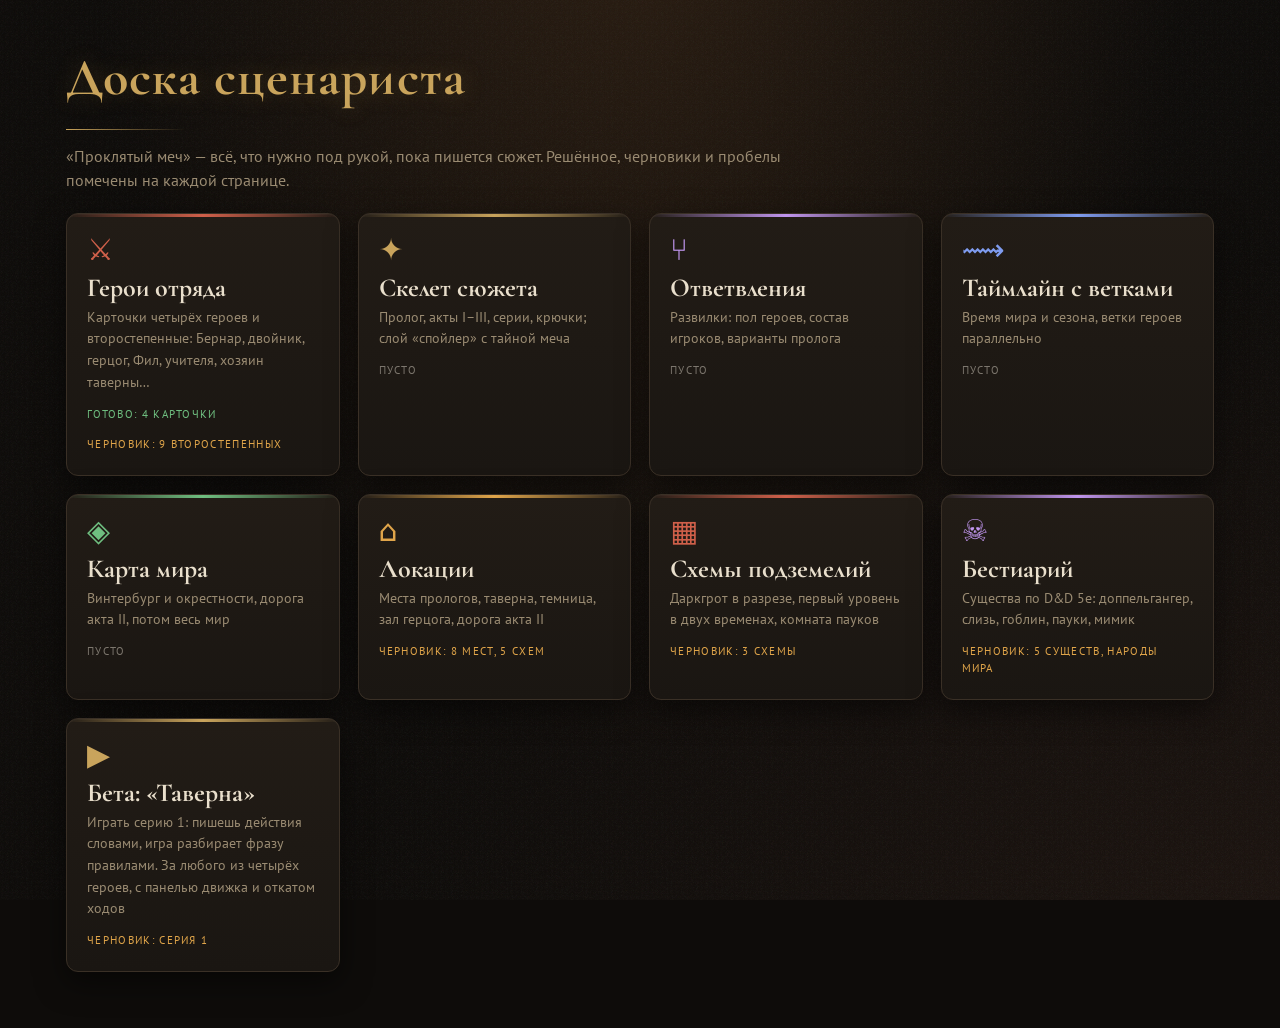
<file: docs/visual/index.html>
<!doctype html>
<html lang="ru">
<head>
<meta charset="utf-8">
<meta name="viewport" content="width=device-width, initial-scale=1">
<title>Доска сценариста</title>
<link href="https://fonts.googleapis.com/css2?family=Cormorant+Garamond:wght@600;700&family=PT+Sans:wght@400;700&display=swap" rel="stylesheet">
<link rel="stylesheet" href="style.css">
</head>
<body>
<div class="wrap">
<h1>Доска сценариста</h1>
<p class="lead">«Проклятый меч» — всё, что нужно под рукой, пока пишется сюжет. Решённое, черновики и пробелы помечены на каждой странице.</p>
<div class="tiles">
<a class="card tile" href="heroes.html" style="--c:var(--sword)"><div class="ico">⚔</div><h2>Герои отряда</h2><p>Карточки четырёх героев и второстепенные: Бернар, двойник, герцог, Фил, учителя, хозяин таверны…</p><span class="status on">готово: 4 карточки</span> <span class="status wip">черновик: 9 второстепенных</span></a>
<a class="card tile" href="plot.html" style="--c:var(--gold)"><div class="ico">✦</div><h2>Скелет сюжета</h2><p>Пролог, акты I–III, серии, крючки; слой «спойлер» с тайной меча</p><span class="status">пусто</span></a>
<a class="card tile" href="branches.html" style="--c:var(--thief)"><div class="ico">⑂</div><h2>Ответвления</h2><p>Развилки: пол героев, состав игроков, варианты пролога</p><span class="status">пусто</span></a>
<a class="card tile" href="timeline.html" style="--c:var(--mage)"><div class="ico">⟿</div><h2>Таймлайн с ветками</h2><p>Время мира и сезона, ветки героев параллельно</p><span class="status">пусто</span></a>
<a class="card tile" href="world_map.html" style="--c:var(--bow)"><div class="ico">◈</div><h2>Карта мира</h2><p>Винтербург и окрестности, дорога акта II, потом весь мир</p><span class="status">пусто</span></a>
<a class="card tile" href="locations.html" style="--c:var(--draft)"><div class="ico">⌂</div><h2>Локации</h2><p>Места прологов, таверна, темница, зал герцога, дорога акта II</p><span class="status wip">черновик: 8 мест, 5 схем</span></a>
<a class="card tile" href="dungeons.html" style="--c:var(--sword)"><div class="ico">▦</div><h2>Схемы подземелий</h2><p>Даркгрот в разрезе, первый уровень в двух временах, комната пауков</p><span class="status wip">черновик: 3 схемы</span></a>
<a class="card tile" href="bestiary.html" style="--c:var(--thief)"><div class="ico">☠</div><h2>Бестиарий</h2><p>Существа по D&D 5e: доппельгангер, слизь, гоблин, пауки, мимик</p><span class="status wip">черновик: 5 существ, народы мира</span></a>
<a class="card tile" href="beta/index.html" style="--c:var(--gold)"><div class="ico">▶</div><h2>Бета: «Таверна»</h2><p>Играть серию 1: пишешь действия словами, игра разбирает фразу правилами. За любого из четырёх героев, с панелью движка и откатом ходов</p><span class="status wip">черновик: серия 1</span></a>
</div>
</div>
</body>
</html>
</file>
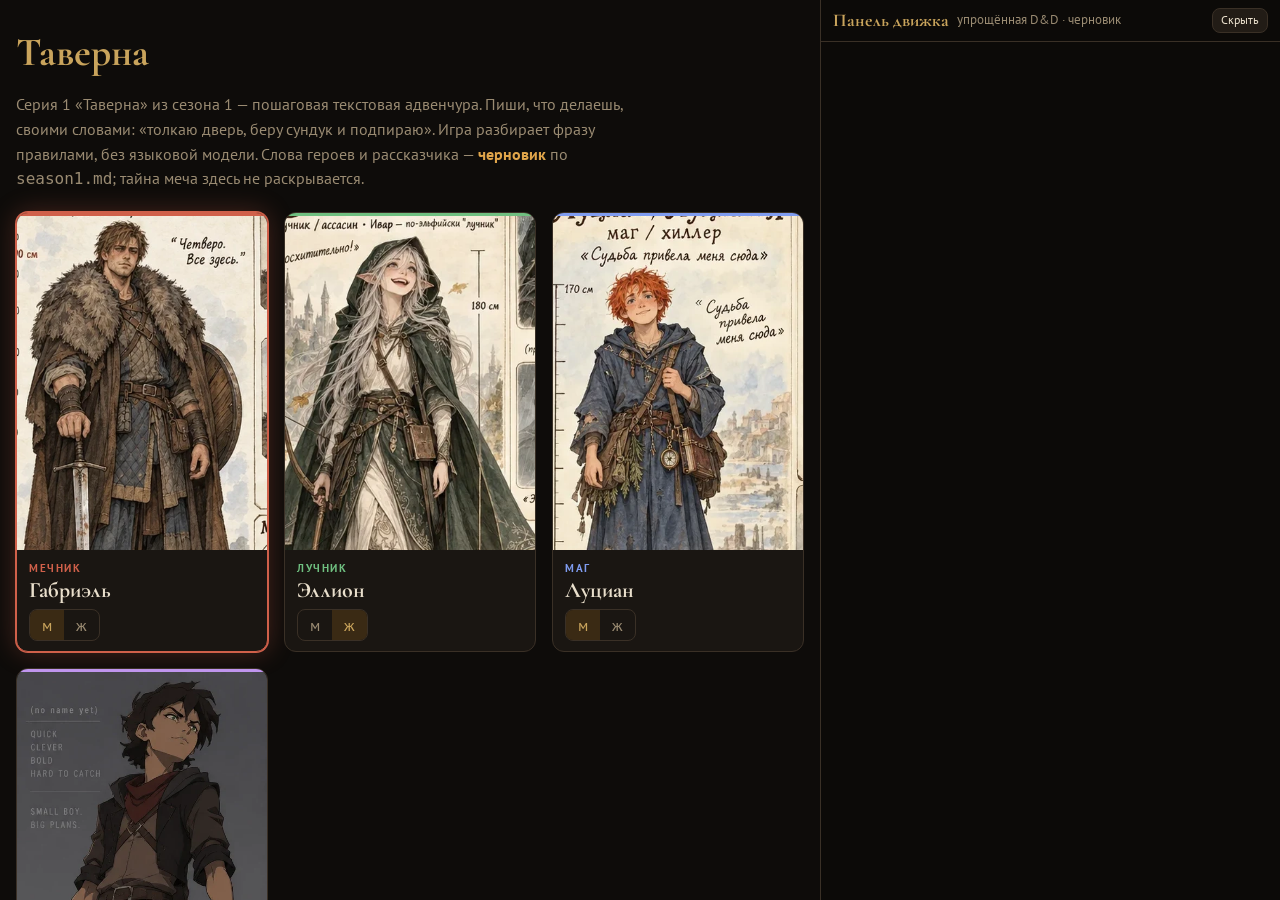
<file: docs/visual/beta/index.html>
<!doctype html>
<html lang="ru">
<head>
<meta charset="utf-8">
<meta name="viewport" content="width=device-width, initial-scale=1">
<title>Таверна — бета доски</title>
<link href="https://fonts.googleapis.com/css2?family=Cormorant+Garamond:wght@600;700&family=PT+Sans:wght@400;700&display=swap" rel="stylesheet">
<style>
:root{--bg:#0e0c0a;--card:#1a1612;--card2:#221c16;--ink:#e9dfcc;--muted:#9a8b72;--line:#3a3026;--gold:#c9a45c;--draft:#e0a54a;
  --sword:#d0604a;--bow:#6fbf80;--mage:#7f9cf0;--thief:#c095ee;--ok:#6fbf80;--bad:#d0604a;color-scheme:dark}
*{box-sizing:border-box}
html,body{height:100%}
body{margin:0;color:var(--ink);font:16px/1.55 "PT Sans",system-ui,sans-serif;background:radial-gradient(ellipse at 50% -10%,#2a1d12 0%,transparent 60%),var(--bg)}
a{color:var(--gold)}
.app{display:grid;grid-template-columns:minmax(0,1fr) auto;height:100vh}
.game{display:flex;flex-direction:column;min-width:0;height:100vh}
header.top{display:flex;align-items:center;gap:12px;padding:8px 16px;border-bottom:1px solid var(--line);flex-wrap:wrap}
header.top h1{font:700 22px "Cormorant Garamond",serif;color:var(--gold);margin:0}
header.top .tag{font-size:11px;letter-spacing:.14em;text-transform:uppercase;color:var(--draft);border:1px solid var(--draft);border-radius:999px;padding:1px 8px}
header.top .sp{flex:1}
button{font:inherit;color:var(--ink);background:var(--card2);border:1px solid var(--line);border-radius:8px;padding:5px 12px;cursor:pointer}
button:hover{border-color:var(--gold)}
button.primary{background:#3a2a14;border-color:var(--gold);color:var(--gold);font-weight:700}
button.small{font-size:12px;padding:2px 8px}
.stage{display:grid;grid-template-columns:minmax(0,1fr) 300px;gap:0;flex:1;min-height:0}
.story{display:flex;flex-direction:column;min-height:0;border-right:1px solid var(--line)}
#log{flex:1;overflow:auto;padding:16px 20px;scroll-behavior:smooth}
#log p{margin:0 0 10px;max-width:70ch}
.pl{color:var(--gold);font-weight:700;border-left:3px solid var(--gold);padding-left:10px}
.trace{display:none;font-size:12px;color:var(--muted);margin:-6px 0 10px 13px;font-family:ui-monospace,Menlo,monospace}
body.dbg .trace{display:block}
.sys{color:var(--muted);font-style:italic}
.narr{white-space:pre-wrap}
.draftmark{font-size:11px;color:var(--draft);opacity:.85;margin:2px 0 8px}
.stub{color:var(--draft)}
.pl2{font-size:12px;opacity:.8;margin-left:6px}
.intro{color:#cbbf9f}
.end{margin:20px 0;padding:12px 16px;border:1px solid var(--gold);border-radius:10px;background:#1f1811}
form.inp{display:flex;gap:8px;padding:10px 16px;border-top:1px solid var(--line);background:#120f0c}
form.inp input{flex:1;font:inherit;color:var(--ink);background:#0b0908;border:1px solid var(--line);border-radius:8px;padding:9px 12px}
form.inp input:focus{outline:none;border-color:var(--gold)}
.chips{padding:0 16px 8px;display:flex;flex-wrap:wrap;gap:6px}
.chips button{font-size:12px;padding:2px 9px;color:var(--muted)}
.side{overflow:auto;padding:12px;min-height:0;display:flex;flex-direction:column;gap:12px}
.box{background:linear-gradient(180deg,var(--card2),var(--card));border:1px solid var(--line);border-radius:10px;padding:10px 12px}
.box h3{margin:0 0 6px;font:700 11px "PT Sans";letter-spacing:.14em;text-transform:uppercase;color:var(--muted)}
#map{width:100%;height:auto;display:block}
.room{fill:#15110d;stroke:var(--line)}
.rname{fill:var(--muted);font-size:10px;letter-spacing:.1em;text-transform:uppercase}
.ritem{fill:#8f8168;font-size:9px}
.figure .nm{font-size:8px;fill:var(--ink)}
#map .cell{fill:#15110d;stroke:#241d16;stroke-width:.6}
#map .wall{fill:#2a2118;stroke:#3a3026;stroke-width:.6}
#map .obj{stroke:#0008;stroke-width:1}
#map .olab{font-size:8.5px;fill:#e9dfcc;text-anchor:middle;pointer-events:none}
#map .ax{font-size:8px;fill:#7a6c55;text-anchor:middle}
#map .path{fill:none;stroke-width:1.6;stroke-dasharray:2 3;stroke-linecap:round;opacity:.9}
.leg{display:inline-block;margin:0 8px 2px 0;white-space:nowrap}
.leg i{display:inline-block;width:9px;height:9px;border-radius:50%;margin-right:4px;vertical-align:-1px}
#dice{display:flex;align-items:center;gap:12px}
.d20{width:64px;height:64px;position:relative;flex:none}
.d20 svg{width:100%;height:100%}
.d20 span{position:absolute;inset:0;display:flex;align-items:center;justify-content:center;font:700 22px "Cormorant Garamond",serif;color:var(--gold)}
.dtxt{font-size:13px;color:var(--muted);line-height:1.3}
.inv li{margin:0;padding:0;list-style:none;font-size:14px}
.bar{height:6px;background:#0b0908;border-radius:3px;overflow:hidden;margin-top:3px}
.bar i{display:block;height:100%;background:var(--ok)}
/* старт */
#start{position:absolute;inset:0;background:var(--bg);overflow:auto;z-index:5;padding:28px 16px}
#start .wrap{max-width:980px;margin:0 auto}
#start h2{font:700 40px "Cormorant Garamond",serif;color:var(--gold);margin:0}
.lead{color:var(--muted);max-width:70ch}
.heroes{display:grid;grid-template-columns:repeat(auto-fit,minmax(200px,1fr));gap:16px;margin:20px 0}
.hcard{border:1px solid var(--line);border-radius:12px;background:var(--card);overflow:hidden;cursor:pointer;position:relative;display:flex;flex-direction:column}
.hcard.sel{border-color:var(--c);box-shadow:0 0 0 1px var(--c),0 0 26px color-mix(in srgb,var(--c) 30%,transparent)}
.hcard::before{content:"";height:3px;background:var(--c)}
.hcard img{width:100%;aspect-ratio:3/4;object-fit:cover;object-position:top;background:#120f0c}
.hcard .b{padding:10px 12px}
.hcard .r{color:var(--c);font-size:11px;letter-spacing:.14em;text-transform:uppercase;font-weight:700}
.hcard h4{font:700 22px "Cormorant Garamond",serif;margin:0}
.seg{display:inline-flex;border:1px solid var(--line);border-radius:8px;overflow:hidden;margin-top:6px}
.seg button{border:none;border-radius:0;background:transparent;padding:3px 12px;color:var(--muted)}
.seg button.on{background:#3a2a14;color:var(--gold)}
.row{display:flex;gap:14px;align-items:center;flex-wrap:wrap;margin:10px 0}
details.others{border:1px solid var(--line);border-radius:10px;padding:8px 12px;margin:10px 0;background:var(--card)}
details.others summary{cursor:pointer;color:var(--muted)}
input.txt{font:inherit;color:var(--ink);background:#0b0908;border:1px solid var(--line);border-radius:6px;padding:4px 8px;width:150px}
/* панель движка */
#eng{width:460px;max-width:48vw;border-left:1px solid var(--line);background:#0c0a08;display:flex;flex-direction:column;height:100vh;min-width:0}
body.noeng #eng{display:none}
body.noeng .app{grid-template-columns:minmax(0,1fr)}
#eng header{display:flex;align-items:center;gap:8px;padding:8px 12px;border-bottom:1px solid var(--line)}
#eng header b{font:700 18px "Cormorant Garamond",serif;color:var(--gold)}
#eng .body{overflow:auto;padding:10px 12px;flex:1;font-size:13px}
#eng h3{margin:14px 0 6px;font:700 11px "PT Sans";letter-spacing:.14em;text-transform:uppercase;color:var(--gold);display:flex;align-items:center;gap:8px}
#eng h3 span{color:var(--muted);font-weight:400;letter-spacing:0;text-transform:none}
.mono{font-family:ui-monospace,Menlo,monospace;font-size:12px}
.cl{border:1px solid var(--line);border-radius:8px;padding:6px 8px;margin-bottom:6px;background:#12100d}
.cl .q{color:var(--muted)}
.v{color:var(--gold);font-weight:700}
.arg{display:inline-block;padding:0 6px;border-radius:999px;background:#2a221a;border:1px solid var(--line);margin:1px 2px;font-size:12px}
.warn{color:var(--draft)}
.good{color:var(--ok)}.bad{color:var(--bad)}
table.rt{width:100%;border-collapse:collapse}
table.rt td,table.rt th{padding:2px 4px;border-bottom:1px solid #241d16;text-align:left;font-size:12px}
table.rt th{color:var(--muted);font-weight:400}
.turn{display:flex;gap:6px;align-items:center;padding:4px 6px;border:1px solid transparent;border-radius:6px;cursor:pointer}
.turn:hover{background:#17130f}
.turn.cur{border-color:var(--gold);background:#1a1510}
.turn .n{color:var(--muted);width:24px}
.turn .t{flex:1;overflow:hidden;text-overflow:ellipsis;white-space:nowrap}
.diff div{padding:1px 0}
.diff .p{color:var(--muted)}
.jsonbox{max-height:200px;overflow:auto;background:#0b0908;border:1px solid var(--line);padding:6px;border-radius:6px;white-space:pre-wrap;word-break:break-all}
@media (max-width:1000px){
  .stage{display:flex;flex-direction:column;overflow:auto}
  .story{flex:none;height:calc(100dvh - 120px);min-height:420px;border-right:none}
  .side{flex:none;overflow:visible;border-top:1px solid var(--line)}
  #eng{max-width:100vw;width:100vw;position:fixed;inset:0;z-index:9}
}
</style>
</head>
<body>
<div class="app">
 <div class="game" style="position:relative">
  <header class="top">
    <h1>Таверна</h1><span class="tag">бета · черновик</span>
    <span class="dtxt" id="heroLbl"></span>
    <span class="sp"></span>
    <button id="btnNew">Другой герой</button>
    <button id="btnEng" class="primary">Панель движка</button>
  </header>
  <div class="stage">
   <div class="story">
    <div id="log"></div>
    <div class="chips" id="chips"></div>
    <form class="inp" id="form" autocomplete="off"><input id="inp" placeholder="Что ты делаешь? Например: толкаю дверь, беру сундук и подпираю" autofocus><button class="primary">Сказать</button></form>
   </div>
   <aside class="side">
    <div class="box"><h3>Таверна</h3><svg id="map" viewBox="0 0 340 276" role="img" aria-label="План таверны: сетка 10 на 8, фигурки героев"></svg><div class="dtxt" id="maplegend" style="margin-top:6px"></div></div>
    <div class="box"><h3>Кубик</h3><div id="dice"></div></div>
    <div class="box inv"><h3>Инвентарь и герой</h3><div id="inv"></div></div>
    <div class="box"><h3>Отряд</h3><div id="party"></div></div>
   </aside>
  </div>
  <div id="start"><div class="wrap">
    <h2>Таверна</h2>
    <p class="lead">Серия 1 «Таверна» из сезона 1 — пошаговая текстовая адвенчура. Пиши, что делаешь, своими словами: «толкаю дверь, беру сундук и подпираю». Игра разбирает фразу правилами, без языковой модели. Слова героев и рассказчика — <b style="color:var(--draft)">черновик</b> по <code>season1.md</code>; тайна меча здесь не раскрывается.</p>
    <div class="heroes" id="heroes"></div>
    <div class="row"><label>Имя (необязательно): <input class="txt" id="pcname"></label>
      <label>Зерно кубика: <input class="txt" id="seed" placeholder="случайное" style="width:110px"></label></div>
    <details class="others"><summary>Настроить остальных троих (пол влияет на реплики и на пару мечник–лучник)</summary><div id="others" class="row"></div></details>
    <button class="primary" id="btnGo">Начать</button>
  </div></div>
 </div>
 <aside id="eng">
  <header><b>Панель движка</b><span class="dtxt">упрощённая D&amp;D · черновик</span><span style="flex:1"></span><button class="small" id="btnHide">Скрыть</button></header>
  <div class="body" id="engBody"></div>
 </aside>
</div>
<script src="lexicon.js"></script>
<script src="parser.js"></script>
<script src="refusals.js"></script>
<script src="grid.js"></script>
<script src="figures.js"></script>
<script src="game.js"></script>
<script>
(function(){
'use strict';
var H = CS.Game.HEROES, ORDER = CS.Game.ORDER, NAMES = CS.Game.NAMES;
var PORT = { gab:'../img/gabriel.webp', elf:'../img/ellion.webp', mage:'../img/lucian.webp', nobby:'../img/nobby.webp' };
var game = null, cfg = { pc:'gab', players:[], genders:{gab:'m',elf:'f',mage:'m',nobby:'m'} }, sel = 0;
var $ = function(id){ return document.getElementById(id); };
function esc(s){ return String(s==null?'':s).replace(/[&<>"]/g,function(c){return {'&':'&amp;','<':'&lt;','>':'&gt;','"':'&quot;'}[c];}); }
function ls(k,v){ try{ if(v===undefined) return localStorage.getItem(k); localStorage.setItem(k,v);}catch(e){} }

// ---- старт ----
function segHTML(h,g){ return '<span class="seg" data-h="'+h+'"><button type="button" data-g="m" class="'+(g==='m'?'on':'')+'">м</button><button type="button" data-g="f" class="'+(g==='f'?'on':'')+'">ж</button></span>'; }
function renderStart(){
  $('heroes').innerHTML = ORDER.map(function(h){
    return '<div class="hcard '+(cfg.pc===h?'sel':'')+'" data-h="'+h+'" style="--c:'+H[h].color+'"><img src="'+PORT[h]+'" alt=""><div class="b"><div class="r">'+H[h].role+'</div><h4>'+H[h].names[cfg.genders[h]]+'</h4>'+segHTML(h,cfg.genders[h])+'</div></div>';
  }).join('');
  $('others').innerHTML = ORDER.filter(function(h){return h!==cfg.pc;}).map(function(h){ return '<div>'+H[h].role+' · '+H[h].names[cfg.genders[h]]+' '+segHTML(h,cfg.genders[h])+' <label class="pl2"><input type="checkbox" data-pl="'+h+'"'+(cfg.players.indexOf(h)>=0?' checked':'')+'> играет ещё один человек (арест)</label></div>'; }).join('');
}
document.addEventListener('click', function(e){
  var pl = e.target.closest('input[data-pl]');
  if(pl){ var ph = pl.getAttribute('data-pl'), ix = cfg.players.indexOf(ph); if(pl.checked && ix<0) cfg.players.push(ph); if(!pl.checked && ix>=0) cfg.players.splice(ix,1); return; }
  var sb = e.target.closest('.seg button');
  if(sb){ e.stopPropagation(); var h = sb.parentNode.getAttribute('data-h'); cfg.genders[h] = sb.getAttribute('data-g'); renderStart(); return; }
  var hc = e.target.closest('.hcard'); if(hc){ cfg.pc = hc.getAttribute('data-h'); renderStart(); }
});
$('btnGo').onclick = function(){
  var c = { pc:cfg.pc, genders:JSON.parse(JSON.stringify(cfg.genders)), names:{}, players:[cfg.pc].concat(cfg.players.filter(function(h){return h!==cfg.pc;})) };
  var nm = $('pcname').value.trim(); if(nm) c.names[cfg.pc] = nm;
  var sd = $('seed').value.trim(); if(sd) c.seed = parseInt(sd,10) >>> 0;
  game = new CS.Game(c); sel = 0; $('start').style.display='none'; render(true); $('inp').focus();
};
$('btnNew').onclick = function(){ $('start').style.display=''; renderStart(); };

// ---- вывод ----
function traceLine(rec){
  if(rec.trace.meta) return 'команда: '+rec.trace.meta;
  var parts = rec.trace.clauses.map(function(c){ return (c.verb||'?')+(c.args.length?'('+c.args.join(', ')+')':''); });
  return parts.join(' → ') || 'не разобрано';
}
function renderLog(scroll){
  var h = '<p class="narr intro">'+esc(game.intro)+'</p><div class="draftmark">черновик: вступление — season1.md, слова Диалогов не утверждены</div>';
  game.turns.forEach(function(r){
    h += '<p class="pl">› '+esc(r.input)+'</p><div class="trace">'+esc(traceLine(r))+'</div>';
    r.text.forEach(function(t){ h += '<p class="narr'+(t.indexOf('[ТЕКСТ]')===0?' stub':'')+'">'+esc(t)+'</p>'; });
    if(r.phaseFrom==='arrest' || r.phaseTo==='arrest') h += '<div class="draftmark">черновик: сцена «Арест» — слова Диалогов (1.10), Алексей не утверждал</div>';
    (r.notes||[]).forEach(function(n){ h += '<p class="narr stub">['+esc(n)+']</p>'; });
  });
  if(game.S.ended) h += '<div class="end"><b>Серия закончилась.</b> Можно откатиться на любой ход в панели движка, сыграть сцену заново или взять другого героя.</div>';
  $('log').innerHTML = h;
  if(scroll){ var l=$('log'); l.scrollTop = l.scrollHeight; }
}
var CELL = 32, MG = 14, G = CS.Grid, FG = CS.Figs;
function cx(ix){ return MG + (ix % G.W)*CELL + CELL/2; }
function cyTop(ix){ return MG + Math.floor(ix / G.W)*CELL; }
var OBJ_FILL = { table:'#6b4a2a', table2:'#6b4a2a', table3:'#6b4a2a', table4:'#6b4a2a', table5:'#6b4a2a', bar:'#8a5e34', barrel:'#5a3c20', milk:'#e9dfcc', chest:'#3a2a14', hearth:'#b5532a', window:'#3a5a7a' };
function objLabel(o, w){
  if(o.id==='chest') return w.chest.at==='held' ? 'сундук (унесён)' : 'сундук';
  if(o.id==='milk') return w.milk==='gone' ? 'миска (пуста)' : 'миска молока';
  if(o.id==='table' && w.tableUp) return 'стол (поднят)';
  return o.label;
}
function olabSVG(txt, x, y, wd, dark){ // подпись: узкий предмет — по слову в строке
  var lines = wd <= 44 ? txt.split(' ') : [txt], st = dark ? ' style="fill:#241d16;font-size:7.5px"' : '';
  return '<text class="olab" x="'+x+'"'+st+'>'+lines.map(function(l,i){ return '<tspan x="'+x+'" y="'+(y+3+(i-(lines.length-1)/2)*9)+'">'+esc(l)+'</tspan>'; }).join('')+'</text>';
}
function renderMap(){
  var v = game.viewState(), S = game.S, w = S.w, s = '', i, r, c, ix;
  for(c=0;c<G.W;c++) s += '<text class="ax" x="'+cx(c)+'" y="10">'+G.COLS[c]+'</text>';
  for(r=0;r<G.H;r++) s += '<text class="ax" x="6" y="'+(MG+r*CELL+CELL/2+3)+'">'+(r+1)+'</text>';
  for(ix=0; ix<G.W*G.H; ix++){
    var t = G.TERRAIN[ix], x0 = cx(ix)-CELL/2, y0 = cyTop(ix);
    if(t==='wall') s += '<rect class="wall" x="'+x0+'" y="'+y0+'" width="'+CELL+'" height="'+CELL+'"/>';
    else s += '<rect class="cell" x="'+x0+'" y="'+y0+'" width="'+CELL+'" height="'+CELL+'"'+(t==='bench'?' style="fill:#2a2014"':t==='back'?' style="fill:#1b1510"':t==='door'?' style="fill:#2e2414;stroke:#c9a45c"':'')+'/>';
  }
  var doorTxt = w.door.prop ? 'подпёрта' : w.door.bolt ? 'на засове' : w.door.open ? 'открыта' : 'закрыта';
  s += '<text class="olab" x="'+cx(G.DOOR)+'" y="'+(cyTop(G.DOOR)+14)+'" style="font-size:8px">дверь</text><text class="olab" x="'+cx(G.DOOR)+'" y="'+(cyTop(G.DOOR)+24)+'" style="font-size:7px;fill:#9a8b72">'+doorTxt+'</text>';
  G.OBJECTS.forEach(function(o){
    var xs = o.ix.map(function(k){return cx(k)-CELL/2;}), ys = o.ix.map(cyTop), x0 = Math.min.apply(null,xs), y0 = Math.min.apply(null,ys);
    var wd = Math.max.apply(null,xs)+CELL-x0, ht = Math.max.apply(null,ys)+CELL-y0;
    if(o.id==='milk' && w.milk==='gone') return;
    s += '<g id="obj-'+o.id+'"><rect class="obj" x="'+(x0+2)+'" y="'+(y0+3)+'" width="'+(wd-4)+'" height="'+(ht-6)+'" rx="5" fill="'+OBJ_FILL[o.id]+'"'+(o.id==='chest'?' stroke="#c9a45c" stroke-width="1.4"':'')+'/>'+olabSVG(objLabel(o,w), x0+wd/2, y0+ht/2, wd, o.id==='milk')+'</g>';
  });
  s += '<text class="olab" x="'+(cx(G.idx('A2'))-CELL/2+2)+'" y="'+(cyTop(G.idx('A1'))-1)+'" style="font-size:7px;fill:#9a8b72;text-anchor:start">лавки</text>';
  // путь за последний ход
  var last = game.turns[game.turns.length-1];
  if(last && last.moves) last.moves.forEach(function(m){ if(m.path.length<2) return; var col = (FG.COLOR[m.e.charAt(0)==='g'&&m.e.length===2?'guard':m.e]||'#c9a45c'); s += '<polyline class="path" stroke="'+col+'" points="'+m.path.map(function(n){var k=G.idx(n); return cx(k)+','+(cyTop(k)+CELL-8);}).join(' ')+'"/>'; });
  // фигурки: ряды сверху вниз, чтобы нижние были поверх верхних
  v.figs.slice().sort(function(a,b){ return a.pos - b.pos; }).forEach(function(f){
    var fid = f.id.length===2 && f.id.charAt(0)==='g' ? 'guard' : f.id;
    s += '<g><title>'+esc(f.name)+' — '+f.cell+'</title>'+FG.svg(fid, { x:cx(f.pos), y:cyTop(f.pos)+CELL-4, g:S.genders[fid], marks:f.marks, pc:f.pc, uid:f.id })+'</g>';
  });
  $('map').innerHTML = s;
  $('maplegend').innerHTML = v.figs.filter(function(f){return f.id.charAt(0)!=='g'||f.id==='gab';}).map(function(f){ return '<span class="leg"><i style="background:'+(f.color||FG.COLOR[f.id])+'"></i>'+esc(f.name)+(f.pc?' (ты)':'')+' <b>'+f.cell+'</b>'+(f.marks.length?' · '+f.marks.map(function(m){return {wound:'ранен',hide:'под столом',stun:'оглушён'}[m];}).join(', '):'')+'</span>'; }).join('')+(v.figs.some(function(f){return f.id==='g1';})?'<span class="leg"><i style="background:'+FG.COLOR.guard+'"></i>стража <b>'+v.figs.filter(function(f){return f.id.length===2&&f.id!=='gab';}).map(function(f){return f.cell;}).join(', ')+'</b></span>':'');
}
function renderDice(){
  var last = null;
  for(var i=game.turns.length-1;i>=0 && !last;i--){ var rs=game.turns[i].rolls.filter(function(r){return r.dc!=null;}); if(rs.length) last = rs[rs.length-1]; }
  if(!last){ $('dice').innerHTML='<div class="dtxt">Бросков пока не было. Кубик d20 включается, когда исход не очевиден.</div>'; return; }
  $('dice').innerHTML = '<div class="d20"><svg viewBox="0 0 64 64"><polygon points="32,3 58,18 58,46 32,61 6,46 6,18" fill="#241d16" stroke="'+(last.ok?'#6fbf80':'#d0604a')+'" stroke-width="2"/></svg><span>'+last.die+'</span></div><div class="dtxt"><b>'+esc(last.label)+'</b><br>'+last.die+(last.mod>=0?' + ':' − ')+Math.abs(last.mod)+' = '+last.total+' против '+last.dc+'<br><b class="'+(last.ok?'good':'bad')+'">'+(last.forced?'по сюжету (кубик не решает)':last.crit?'критический успех':last.fumble?'критический промах':last.ok?'успех':'неудача')+'</b></div>';
}
function renderSide(){
  var v = game.viewState(), S = game.S;
  var inv = v.inv.map(function(i){ return NAMES[i]||i; });
  var t = '<b style="color:'+H[S.pc].color+'">'+esc(game.gname(S.pc))+'</b> · '+H[S.pc].role;
  t += '<div class="bar"><i style="width:'+Math.max(0,100*v.hp/v.hpMax)+'%"></i></div><div class="dtxt">здоровье '+v.hp+'/'+v.hpMax+(v.mana!=null?' · магия '+v.mana+'/3':'')+'</div>';
  t += '<ul class="inv" style="padding:6px 0 0;margin:0">'+(inv.length?inv.map(function(i){return '<li>· '+esc(i)+'</li>';}).join(''):'<li class="dtxt">карманы пусты</li>')+(v.held?'<li>✋ в руках: '+esc(NAMES[v.held]||v.held)+'</li>':'')+(v.weaponIn?'<li class="dtxt">оружие — в сундуке у двери</li>':'')+'</ul>';
  $('inv').innerHTML = t;
  $('party').innerHTML = ORDER.map(function(h){ return '<div style="display:flex;justify-content:space-between;font-size:13px"><span style="color:'+H[h].color+'">'+esc(game.gname(h))+(h===S.pc?' (ты)':'')+'</span><span class="dtxt">'+H[h].role+'</span></div>'; }).join('');
  $('heroLbl').textContent = game.gname(S.pc)+' · '+H[S.pc].role+' · фаза: '+({door:'у двери',evening:'вечер',brawl:'драка',arrest:'арест',end:'конец'})[S.phase];
}
function renderChips(){
  var ex = { gab:['осмотреться','беру стол','закрываюсь столом','бью капитана табуреткой'], elf:['кладу лук в сундук','угощаю всех','бросаю вилку в капитана','что у меня'], mage:['кладу нож в сундук','подсаживаюсь к меченосцу','жгу усы капитану','лечу Габа'], nobby:['кладу нож в сундук','жду','срезаю кошелёк','швыряю миску молока в капитана'] }[game.S.pc];
  $('chips').innerHTML = '<button type="button" data-t="подсказка">подсказка</button>'+ex.map(function(t){ return '<button type="button" data-t="'+esc(t)+'">'+esc(t)+'</button>'; }).join('');
}
$('chips').onclick = function(e){ var b=e.target.closest('button'); if(b){ $('inp').value=b.getAttribute('data-t'); $('inp').focus(); } };

// ---- панель движка ----
function fmtVal(v){ return v===undefined?'—':String(v); }
function renderEng(){
  var turns = game.turns, i = sel ? sel-1 : turns.length-1, r = turns[i];
  var h = '';
  h += '<h3>Сцена <span>зерно '+game.cfg.seed+' · ход '+game.turns.length+'</span></h3>';
  h += '<div class="row" style="margin:4px 0"><button class="small" id="eRestart">Сцена заново (то же зерно)</button><button class="small" id="eSeed">Заново с новым зерном</button></div>';
  if(!r){ h += '<p class="dtxt">Сделай первый ход — здесь появится разбор.</p>'; }
  else {
    h += '<h3>1. Как разобрана фраза <span>ход '+r.n+': «'+esc(r.input)+'»</span></h3>';
    if(r.trace.meta) h += '<div class="cl">команда: <span class="v">'+esc(r.trace.meta)+'</span></div>';
    r.trace.clauses.forEach(function(c){
      h += '<div class="cl"><div class="q">«'+esc(c.text)+'»</div><div>действие: <span class="v">'+esc(c.verb||'не найдено')+'</span>'+(c.neg?' <span class="warn">(отрицание)</span>':'')+'</div><div>'+
        (c.args.length?c.args.map(function(a){var p=a.split(':');return '<span class="arg">'+esc(p[0])+' → '+esc(NAMES[p[1]]||p[1])+'</span>';}).join(''):'<span class="dtxt">предметов и целей в фразе нет</span>')+'</div>'+
        (c.resolved?'<div class="dtxt mono">итог: '+esc(['item','person','target','dst','with','src'].filter(function(k){return c.resolved[k];}).map(function(k){return k+'='+c.resolved[k];}).join(', ')||'без аргументов')+'</div>':'')+
        (c.note?'<div class="warn">'+esc(c.note)+'</div>':'')+'</div>';
    });
    if(!r.trace.clauses.length && !r.trace.meta) h += '<div class="cl warn">действий не найдено</div>';
    if(r.trace.corrections.length) h += '<div class="cl">самоисправления: '+r.trace.corrections.map(function(c){return '«'+esc(c.dropped)+'» отброшено'+(c.by?' → «'+esc(c.by)+'»':'');}).join('; ')+'</div>';
    h += '<h3>2. Что не разобрано</h3>';
    h += r.trace.unknown.length ? '<div class="cl warn">слова пропущены: '+r.trace.unknown.map(esc).join(', ')+'</div>' : '<div class="dtxt">пропущенных слов нет</div>';
    h += '<h3>3. Броски</h3>';
    if(r.rolls.length){
      h += '<table class="rt"><tr><th>что</th><th>d20</th><th>мод</th><th>итог</th><th>порог</th><th></th></tr>'+r.rolls.map(function(x){
        if(x.auto) return '<tr><td>'+esc(x.label)+(x.note?'<div class="dtxt">'+esc(x.note)+'</div>':'')+'</td><td>—</td><td>—</td><td>—</td><td>—</td><td class="good">без броска</td></tr>';
        if(x.dmg) return '<tr><td>'+esc(x.label)+' (d'+x.sides+')</td><td>'+x.die+'</td><td>'+(x.mod>=0?'+':'')+x.mod+'</td><td>'+x.total+'</td><td>—</td><td>урон</td></tr>';
        return '<tr><td>'+esc(x.label)+(x.bonusWhy?'<div class="dtxt">'+esc(x.bonusWhy)+'</div>':'')+(x.note?'<div class="dtxt">'+esc(x.note)+'</div>':'')+'</td><td>'+x.die+'</td><td>'+(x.mod>=0?'+':'')+x.mod+' <span class="dtxt">'+x.stat+'</span></td><td>'+x.total+'</td><td>'+x.dc+'</td><td class="'+(x.ok?'good':'bad')+'">'+(x.forced?'по сюжету':x.crit?'крит.':x.fumble?'провал':x.ok?'успех':'мимо')+'</td></tr>';
      }).join('')+'</table>';
    } else h += '<div class="dtxt">без бросков</div>';
    h += '<h3>4. Карта: клетки и путь <span>сетка A–J × 1–8</span></h3>';
    var cn = r.cells || {}, nm = function(e){ return e==='host'?'хозяин':e==='rowdy'?'задира':e==='lizard'?'капитан':(e.length===2&&e!=='gab')?'стража '+e.charAt(1):game.gname(e); };
    h += '<div class="cl mono">'+Object.keys(cn).map(function(e){ return esc(nm(e))+' <span class="v">'+cn[e]+'</span>'; }).join(' · ')+'</div>';
    h += (r.moves&&r.moves.length) ? '<div class="diff mono">'+r.moves.map(function(m){ return '<div><span class="p">'+esc(nm(m.e))+(m.story?' (по сюжету)':'')+'</span>: '+esc(m.path.join(' → '))+(m.cost?' · цена '+m.cost:'')+'</div>'; }).join('')+'</div>' : '<div class="dtxt">фишки не двигались</div>';
    h += '<h3>5. Что изменилось в мире</h3>';
    h += r.diff.length ? '<div class="diff mono">'+r.diff.map(function(d){return '<div><span class="p">'+esc(d.path)+'</span>: '+esc(fmtVal(d.from))+' → <b>'+esc(fmtVal(d.to))+'</b></div>';}).join('')+'</div>' : '<div class="dtxt">состояние не менялось</div>';
  }
  h += '<h3>6. Журнал ходов <span>клик — смотреть; ↶ — вернуть состояние до хода</span></h3>';
  h += turns.map(function(t,k){ return '<div class="turn'+(k===i?' cur':'')+'" data-i="'+(k+1)+'"><span class="n">'+t.n+'</span><span class="t">'+esc(t.input)+'</span><span class="dtxt">'+t.phaseFrom+(t.phaseTo!==t.phaseFrom?' → '+t.phaseTo:'')+'</span><button class="small" data-rb="'+t.n+'" title="Откатиться до этого хода">↶</button></div>'; }).join('') || '<div class="dtxt">пока пусто</div>';
  h += '<h3>Числа под капотом <span>черновик правил</span></h3>';
  h += '<table class="rt"><tr><th></th><th>сил</th><th>лов</th><th>инт</th><th>хар</th><th>здор.</th></tr>'+ORDER.map(function(k){var m=H[k].mods;return '<tr><td style="color:'+H[k].color+'">'+esc(game.gname(k))+'</td><td>'+m.str+'</td><td>'+m.dex+'</td><td>'+m.int+'</td><td>'+m.cha+'</td><td>'+game.S.hp[k]+'/'+H[k].hp+'</td></tr>';}).join('')+'</table>';
  var S = game.S, b = S.b, w = S.w;
  h += '<div class="dtxt mono" style="margin-top:6px">фаза: '+S.phase+' · событие: '+S.beat+' · такт вечера: '+S.t+'<br>драка: раунд '+b.round+', перевес '+b.ally+', стража на раунде '+b.guardsAt+'<br>капитан: здор. '+w.lizard.hp+', усы '+(w.lizard.moustache?'да':'нет')+', молоко '+(w.lizard.milk?'да':'нет')+', вилка '+(w.lizard.fork?'да':'нет')+', стол '+(w.lizard.table?'да':'нет')+'<br>эльфийка до меча: кубик атаки 18–20 (bible §4)</div>';
  h += '<h3>Состояние (JSON)</h3><details><summary class="dtxt">показать</summary><div class="jsonbox mono">'+esc(JSON.stringify(game.S,null,1))+'</div></details>';
  $('engBody').innerHTML = h;
}
$('engBody').onclick = function(e){
  var rb = e.target.closest('[data-rb]');
  if(rb){ e.stopPropagation(); var n=+rb.getAttribute('data-rb'); if(game.rollback(n)){ sel=0; render(true); $('inp').focus(); } return; }
  var t = e.target.closest('.turn'); if(t){ sel = +t.getAttribute('data-i'); renderEng(); return; }
  if(e.target.id==='eRestart'){ game.restart(false); sel=0; render(true); }
  if(e.target.id==='eSeed'){ game.restart(true); sel=0; render(true); }
};
$('btnEng').onclick = function(){ document.body.classList.toggle('noeng'); document.body.classList.toggle('dbg', !document.body.classList.contains('noeng')); ls('eng', document.body.classList.contains('noeng')?'0':'1'); };
$('btnHide').onclick = function(){ document.body.classList.add('noeng'); document.body.classList.remove('dbg'); ls('eng','0'); };

function render(scroll){ renderLog(scroll); renderMap(); renderDice(); renderSide(); renderChips(); renderEng(); }

$('form').onsubmit = function(e){
  e.preventDefault(); if(!game) return;
  var v = $('inp').value.trim(); if(!v) return; $('inp').value='';
  game.input(v); sel = 0; render(true);
};

// старт: панель по умолчанию открыта (для анализа), можно скрыть
// панель движка: на узком экране она закрывает всё, поэтому по умолчанию закрыта (открывается кнопкой, выбор запоминается)
if(ls('eng')==='1' || (ls('eng')!=='0' && window.innerWidth>1000)) document.body.classList.add('dbg'); else document.body.classList.add('noeng');
renderStart();
window.__game = function(){ return game; };
})();
</script>
</body>
</html>
</file>
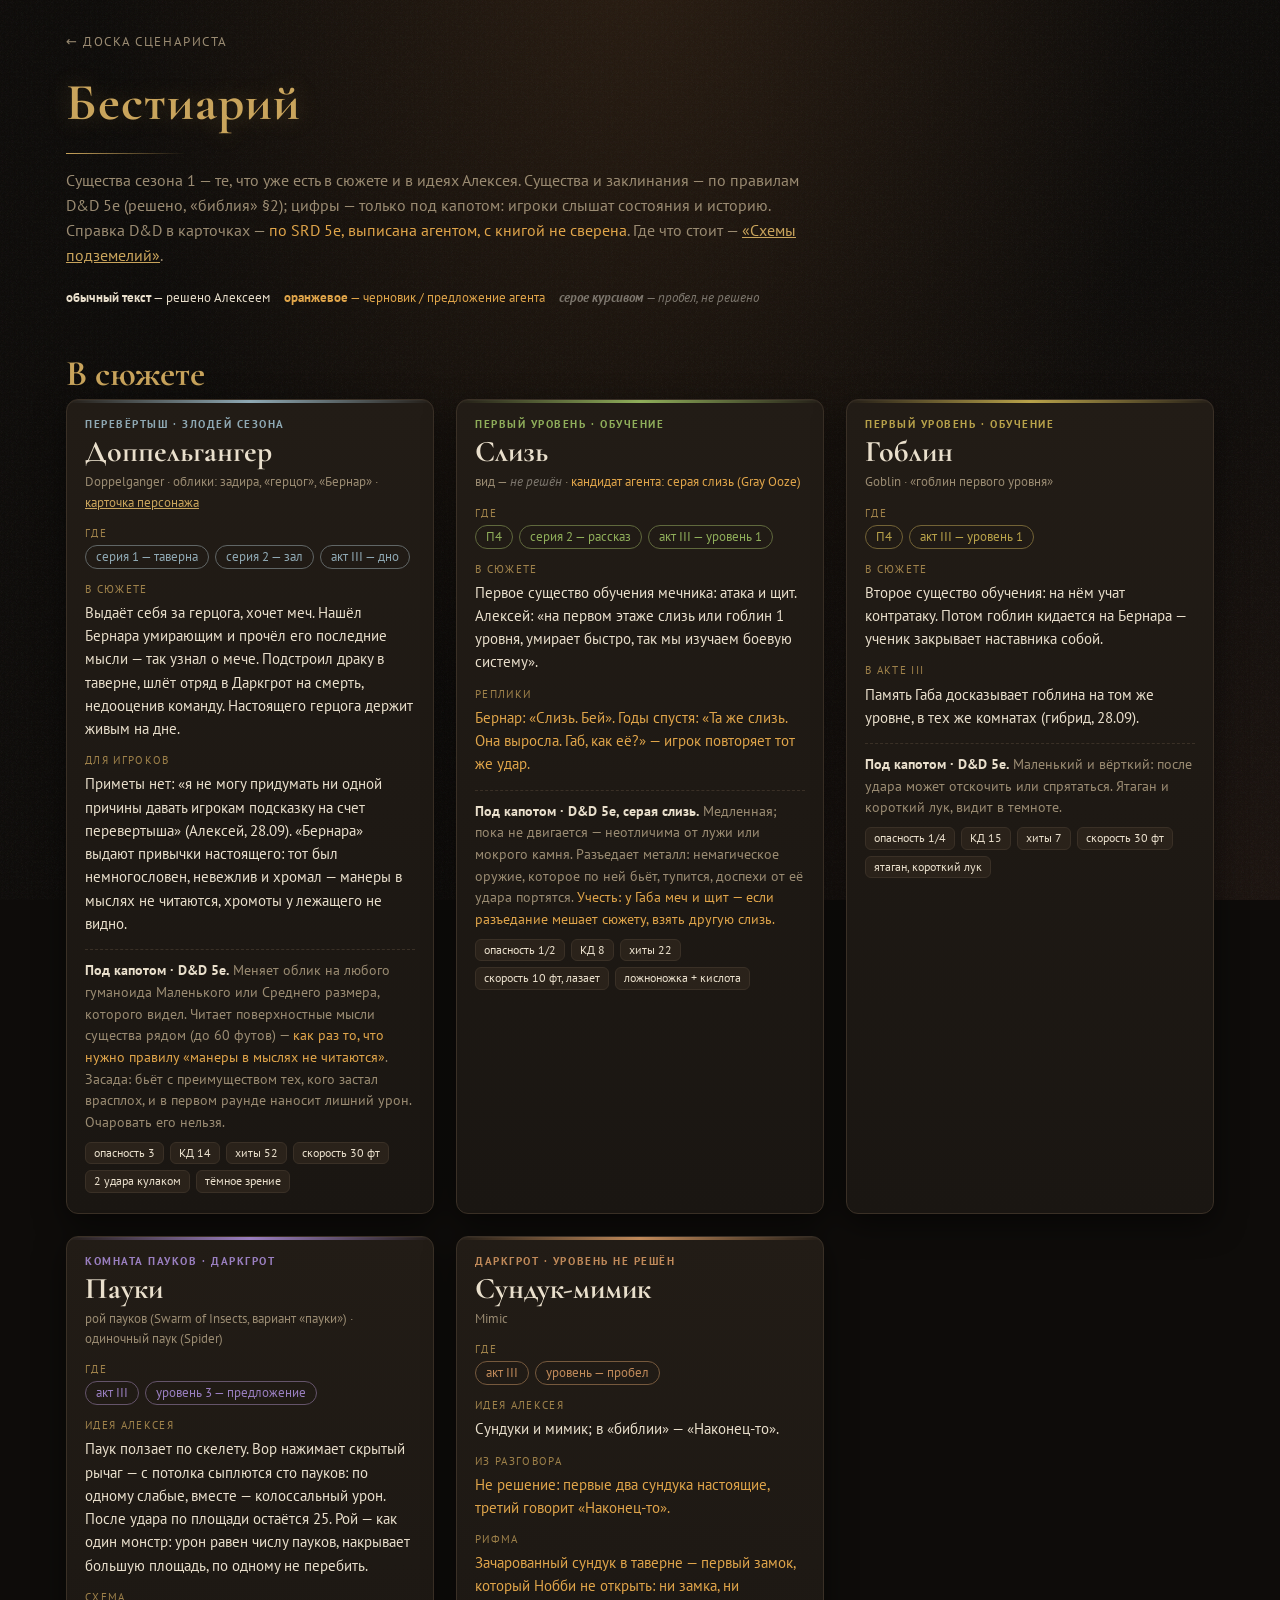
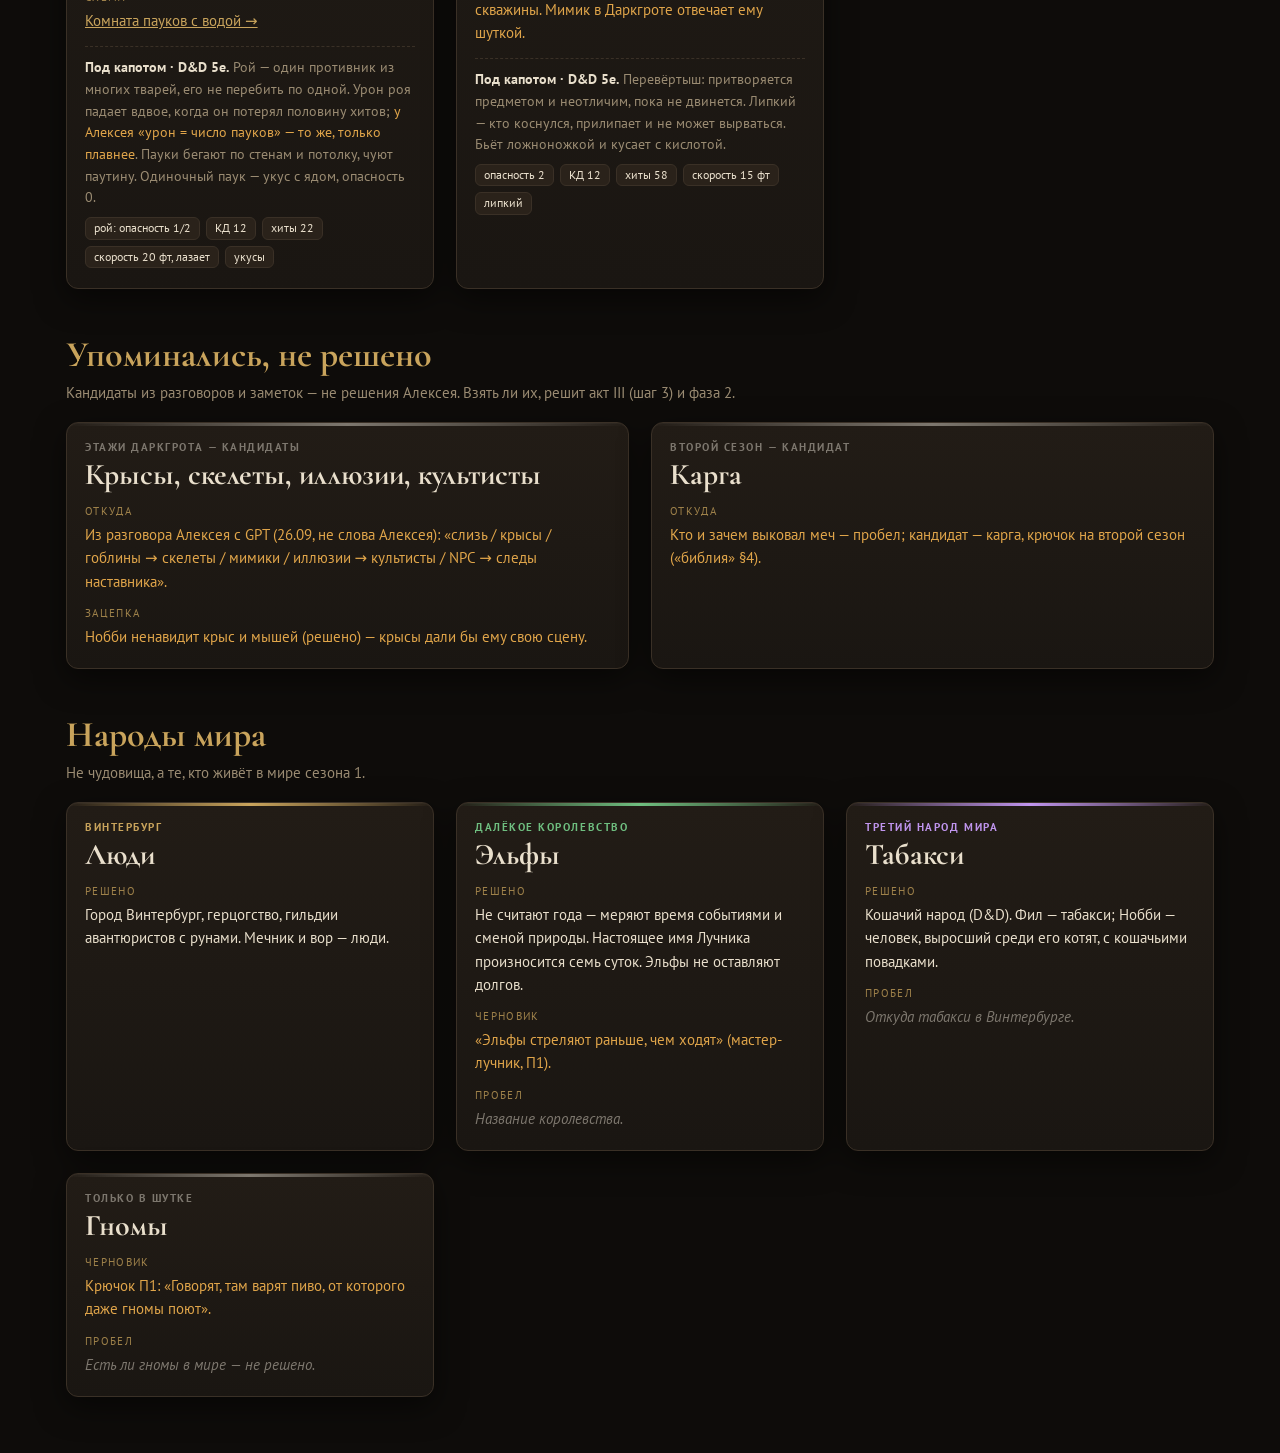
<file: docs/visual/bestiary.html>
<!doctype html>
<html lang="ru">
<head>
<meta charset="utf-8">
<meta name="viewport" content="width=device-width, initial-scale=1">
<title>Бестиарий</title>
<link href="https://fonts.googleapis.com/css2?family=Cormorant+Garamond:wght@600;700&family=PT+Sans:wght@400;700&display=swap" rel="stylesheet">
<link rel="stylesheet" href="style.css">
</head>
<body>
<div class="wrap">
<nav><a href="index.html">← Доска сценариста</a></nav>
<h1>Бестиарий</h1>
<p class="lead">Существа сезона 1 — те, что уже есть в сюжете и в идеях Алексея. Существа и заклинания — по правилам D&D 5e (решено, «библия» §2); цифры — только под капотом: игроки слышат состояния и историю. Справка D&D в карточках — <span class="dr">по SRD 5e, выписана агентом, с книгой не сверена</span>. Где что стоит — <a href="dungeons.html">«Схемы подземелий»</a>.</p>
<div class="legend">
  <span class="ok"><b>обычный текст</b> — решено Алексеем</span>
  <span class="dr"><b>оранжевое</b> — черновик / предложение агента</span>
  <span class="gp"><b>серое курсивом</b> — пробел, не решено</span>
</div>

<h2 class="sec">В сюжете</h2>
<div class="grid wide">

<article class="card plain" id="doppelganger" style="--c:var(--foe)">
  <div class="body">
    <div class="role">Перевёртыш · злодей сезона</div>
    <h2>Доппельгангер</h2>
    <div class="names">Doppelganger · облики: задира, «герцог», «Бернар» · <a href="heroes.html#double">карточка персонажа</a></div>
    <dl>
      <dt>Где</dt><dd class="chips"><span class="chip">серия 1 — таверна</span><span class="chip">серия 2 — зал</span><span class="chip">акт III — дно</span></dd>
      <dt>В сюжете</dt><dd>Выдаёт себя за герцога, хочет меч. Нашёл Бернара умирающим и прочёл его последние мысли — так узнал о мече. Подстроил драку в таверне, шлёт отряд в Даркгрот на смерть, недооценив команду. Настоящего герцога держит живым на дне.</dd>
      <dt>Для игроков</dt><dd>Приметы нет: «я не могу придумать ни одной причины давать игрокам подсказку на счет перевертыша» (Алексей, 28.09). «Бернара» выдают привычки настоящего: тот был немногословен, невежлив и хромал — манеры в мыслях не читаются, хромоты у лежащего не видно.</dd>
    </dl>
    <div class="dnd"><b>Под капотом · D&D 5e.</b> Меняет облик на любого гуманоида Маленького или Среднего размера, которого видел. Читает поверхностные мысли существа рядом (до 60 футов) — <span class="dr">как раз то, что нужно правилу «манеры в мыслях не читаются»</span>. Засада: бьёт с преимуществом тех, кого застал врасплох, и в первом раунде наносит лишний урон. Очаровать его нельзя.
      <div class="stat"><span>опасность 3</span><span>КД 14</span><span>хиты 52</span><span>скорость 30 фт</span><span>2 удара кулаком</span><span>тёмное зрение</span></div></div>
  </div>
</article>

<article class="card plain" id="ooze" style="--c:#8fae5a">
  <div class="body">
    <div class="role">Первый уровень · обучение</div>
    <h2>Слизь</h2>
    <div class="names">вид — <span class="gp">не решён</span> · <span class="dr">кандидат агента: серая слизь (Gray Ooze)</span></div>
    <dl>
      <dt>Где</dt><dd class="chips"><span class="chip">П4</span><span class="chip">серия 2 — рассказ</span><span class="chip">акт III — уровень 1</span></dd>
      <dt>В сюжете</dt><dd>Первое существо обучения мечника: атака и щит. Алексей: «на первом этаже слизь или гоблин 1 уровня, умирает быстро, так мы изучаем боевую систему».</dd>
      <dt>Реплики</dt><dd class="dr">Бернар: «Слизь. Бей». Годы спустя: «Та же слизь. Она выросла. Габ, как её?» — игрок повторяет тот же удар.</dd>
    </dl>
    <div class="dnd"><b>Под капотом · D&D 5e, серая слизь.</b> Медленная; пока не двигается — неотличима от лужи или мокрого камня. Разъедает металл: немагическое оружие, которое по ней бьёт, тупится, доспехи от её удара портятся. <span class="dr">Учесть: у Габа меч и щит — если разъедание мешает сюжету, взять другую слизь.</span>
      <div class="stat"><span>опасность 1/2</span><span>КД 8</span><span>хиты 22</span><span>скорость 10 фт, лазает</span><span>ложноножка + кислота</span></div></div>
  </div>
</article>

<article class="card plain" id="goblin" style="--c:#b8a24a">
  <div class="body">
    <div class="role">Первый уровень · обучение</div>
    <h2>Гоблин</h2>
    <div class="names">Goblin · «гоблин первого уровня»</div>
    <dl>
      <dt>Где</dt><dd class="chips"><span class="chip">П4</span><span class="chip">акт III — уровень 1</span></dd>
      <dt>В сюжете</dt><dd>Второе существо обучения: на нём учат контратаку. Потом гоблин кидается на Бернара — ученик закрывает наставника собой.</dd>
      <dt>В акте III</dt><dd>Память Габа досказывает гоблина на том же уровне, в тех же комнатах (гибрид, 28.09).</dd>
    </dl>
    <div class="dnd"><b>Под капотом · D&D 5e.</b> Маленький и вёрткий: после удара может отскочить или спрятаться. Ятаган и короткий лук, видит в темноте.
      <div class="stat"><span>опасность 1/4</span><span>КД 15</span><span>хиты 7</span><span>скорость 30 фт</span><span>ятаган, короткий лук</span></div></div>
  </div>
</article>

<article class="card plain" id="spiders" style="--c:#9a7fc0">
  <div class="body">
    <div class="role">Комната пауков · Даркгрот</div>
    <h2>Пауки</h2>
    <div class="names">рой пауков (Swarm of Insects, вариант «пауки») · одиночный паук (Spider)</div>
    <dl>
      <dt>Где</dt><dd class="chips"><span class="chip">акт III</span><span class="chip dr">уровень 3 — предложение</span></dd>
      <dt>Идея Алексея</dt><dd>Паук ползает по скелету. Вор нажимает скрытый рычаг — с потолка сыплются сто пауков: по одному слабые, вместе — колоссальный урон. После удара по площади остаётся 25. Рой — как один монстр: урон равен числу пауков, накрывает большую площадь, по одному не перебить.</dd>
      <dt>Схема</dt><dd><a href="dungeons.html#spiders">Комната пауков с водой →</a></dd>
    </dl>
    <div class="dnd"><b>Под капотом · D&D 5e.</b> Рой — один противник из многих тварей, его не перебить по одной. Урон роя падает вдвое, когда он потерял половину хитов; <span class="dr">у Алексея «урон = число пауков» — то же, только плавнее</span>. Пауки бегают по стенам и потолку, чуют паутину. Одиночный паук — укус с ядом, опасность 0.
      <div class="stat"><span>рой: опасность 1/2</span><span>КД 12</span><span>хиты 22</span><span>скорость 20 фт, лазает</span><span>укусы</span></div></div>
  </div>
</article>

<article class="card plain" id="mimic" style="--c:#c08a5a">
  <div class="body">
    <div class="role">Даркгрот · уровень не решён</div>
    <h2>Сундук-мимик</h2>
    <div class="names">Mimic</div>
    <dl>
      <dt>Где</dt><dd class="chips"><span class="chip">акт III</span><span class="chip">уровень — пробел</span></dd>
      <dt>Идея Алексея</dt><dd>Сундуки и мимик; в «библии» — «Наконец-то».</dd>
      <dt>Из разговора</dt><dd class="dr">Не решение: первые два сундука настоящие, третий говорит «Наконец-то».</dd>
      <dt>Рифма</dt><dd class="dr">Зачарованный сундук в таверне — первый замок, который Нобби не открыть: ни замка, ни скважины. Мимик в Даркгроте отвечает ему шуткой.</dd>
    </dl>
    <div class="dnd"><b>Под капотом · D&D 5e.</b> Перевёртыш: притворяется предметом и неотличим, пока не двинется. Липкий — кто коснулся, прилипает и не может вырваться. Бьёт ложноножкой и кусает с кислотой.
      <div class="stat"><span>опасность 2</span><span>КД 12</span><span>хиты 58</span><span>скорость 15 фт</span><span>липкий</span></div></div>
  </div>
</article>

</div>

<h2 class="sec">Упоминались, не решено</h2>
<p class="sec-lead">Кандидаты из разговоров и заметок — не решения Алексея. Взять ли их, решит акт III (шаг 3) и фаза 2.</p>
<div class="grid wide">
<article class="card plain" style="--c:var(--gap)">
  <div class="body">
    <div class="role">Этажи Даркгрота — кандидаты</div>
    <h2>Крысы, скелеты, иллюзии, культисты</h2>
    <dl>
      <dt>Откуда</dt><dd class="dr">Из разговора Алексея с GPT (26.09, не слова Алексея): «слизь / крысы / гоблины → скелеты / мимики / иллюзии → культисты / NPC → следы наставника».</dd>
      <dt>Зацепка</dt><dd class="dr">Нобби ненавидит крыс и мышей (решено) — крысы дали бы ему свою сцену.</dd>
    </dl>
  </div>
</article>
<article class="card plain" style="--c:var(--gap)">
  <div class="body">
    <div class="role">Второй сезон — кандидат</div>
    <h2>Карга</h2>
    <dl>
      <dt>Откуда</dt><dd class="dr">Кто и зачем выковал меч — пробел; кандидат — карга, крючок на второй сезон («библия» §4).</dd>
    </dl>
  </div>
</article>
</div>

<h2 class="sec">Народы мира</h2>
<p class="sec-lead">Не чудовища, а те, кто живёт в мире сезона 1.</p>
<div class="grid wide">
<article class="card plain" style="--c:var(--gold)">
  <div class="body">
    <div class="role">Винтербург</div>
    <h2>Люди</h2>
    <dl>
      <dt>Решено</dt><dd>Город Винтербург, герцогство, гильдии авантюристов с рунами. Мечник и вор — люди.</dd>
    </dl>
  </div>
</article>
<article class="card plain" style="--c:var(--bow)">
  <div class="body">
    <div class="role">Далёкое королевство</div>
    <h2>Эльфы</h2>
    <dl>
      <dt>Решено</dt><dd>Не считают года — меряют время событиями и сменой природы. Настоящее имя Лучника произносится семь суток. Эльфы не оставляют долгов.</dd>
      <dt>Черновик</dt><dd class="dr">«Эльфы стреляют раньше, чем ходят» (мастер-лучник, П1).</dd>
      <dt>Пробел</dt><dd class="gp">Название королевства.</dd>
    </dl>
  </div>
</article>
<article class="card plain" style="--c:var(--thief)">
  <div class="body">
    <div class="role">Третий народ мира</div>
    <h2>Табакси</h2>
    <dl>
      <dt>Решено</dt><dd>Кошачий народ (D&D). Фил — табакси; Нобби — человек, выросший среди его котят, с кошачьими повадками.</dd>
      <dt>Пробел</dt><dd class="gp">Откуда табакси в Винтербурге.</dd>
    </dl>
  </div>
</article>
<article class="card plain" style="--c:var(--gap)">
  <div class="body">
    <div class="role">Только в шутке</div>
    <h2>Гномы</h2>
    <dl>
      <dt>Черновик</dt><dd class="dr">Крючок П1: «Говорят, там варят пиво, от которого даже гномы поют».</dd>
      <dt>Пробел</dt><dd class="gp">Есть ли гномы в мире — не решено.</dd>
    </dl>
  </div>
</article>
</div>

</div>
</body>
</html>
</file>
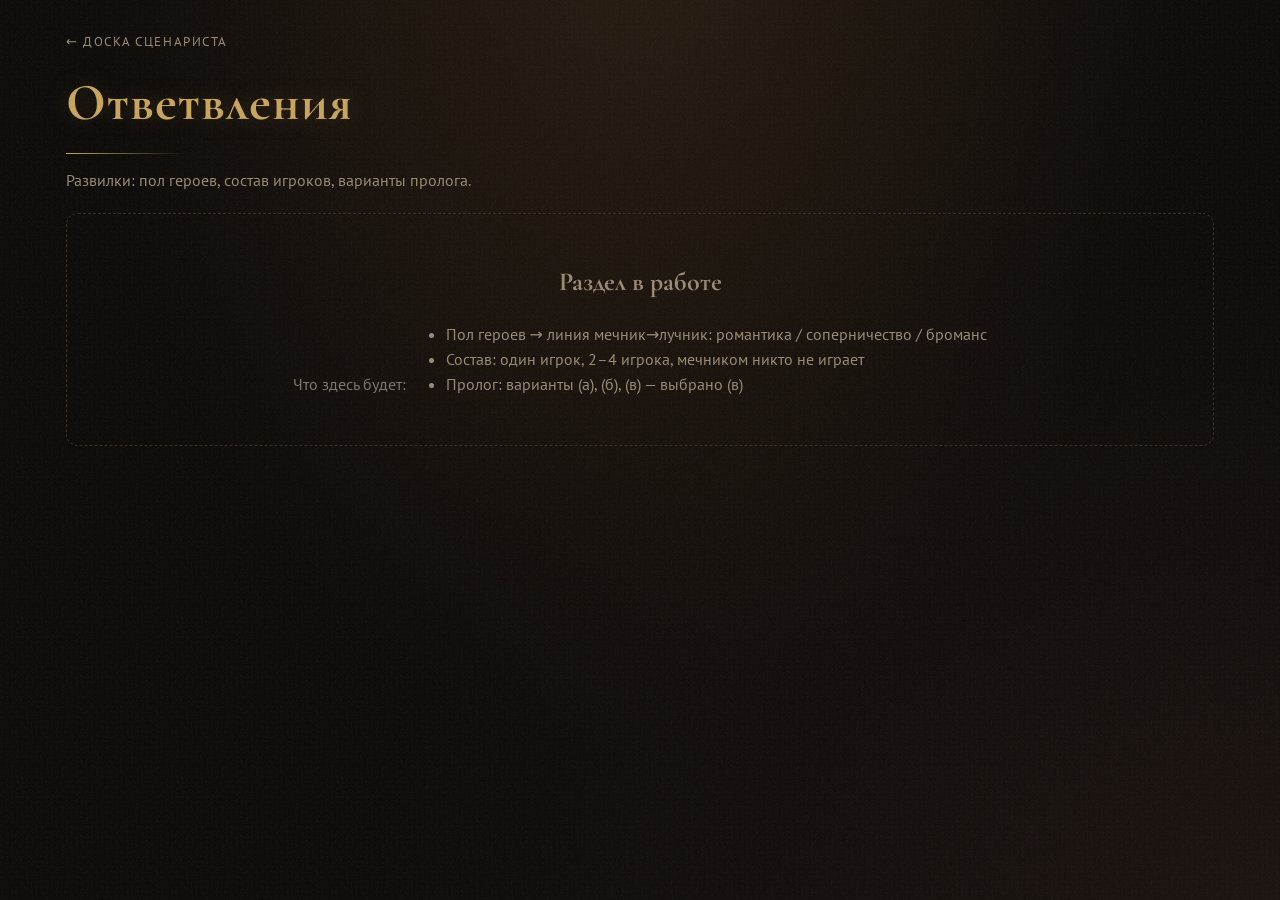
<file: docs/visual/branches.html>
<!doctype html>
<html lang="ru">
<head>
<meta charset="utf-8">
<meta name="viewport" content="width=device-width, initial-scale=1">
<title>Ответвления</title>
<link href="https://fonts.googleapis.com/css2?family=Cormorant+Garamond:wght@600;700&family=PT+Sans:wght@400;700&display=swap" rel="stylesheet">
<link rel="stylesheet" href="style.css">
</head>
<body>
<div class="wrap">
<nav><a href="index.html">← Доска сценариста</a></nav>
<h1>Ответвления</h1>
<p class="lead">Развилки: пол героев, состав игроков, варианты пролога.</p>
<div class="empty"><b>Раздел в работе</b>Что здесь будет:<ul><li>Пол героев → линия мечник→лучник: романтика / соперничество / броманс</li><li>Состав: один игрок, 2–4 игрока, мечником никто не играет</li><li>Пролог: варианты (а), (б), (в) — выбрано (в)</li></ul></div>
</div>
</body>
</html>
</file>
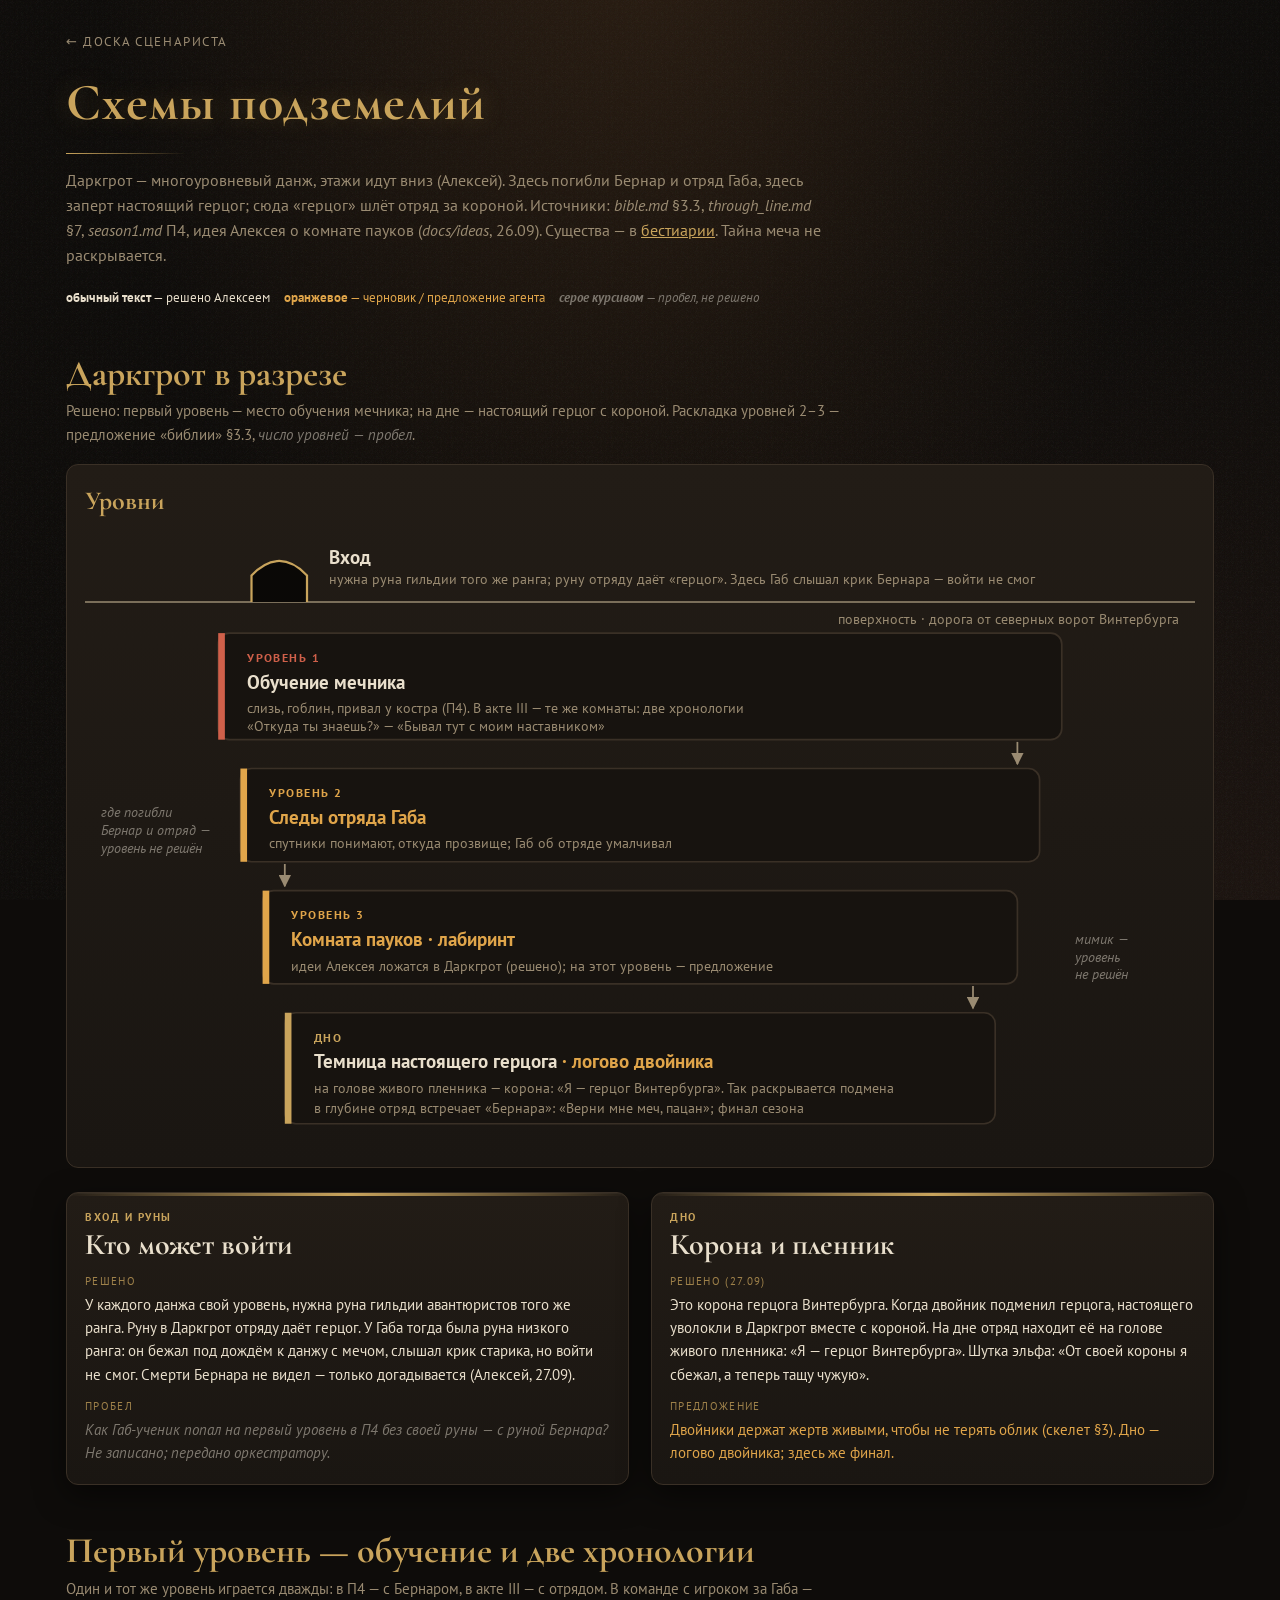
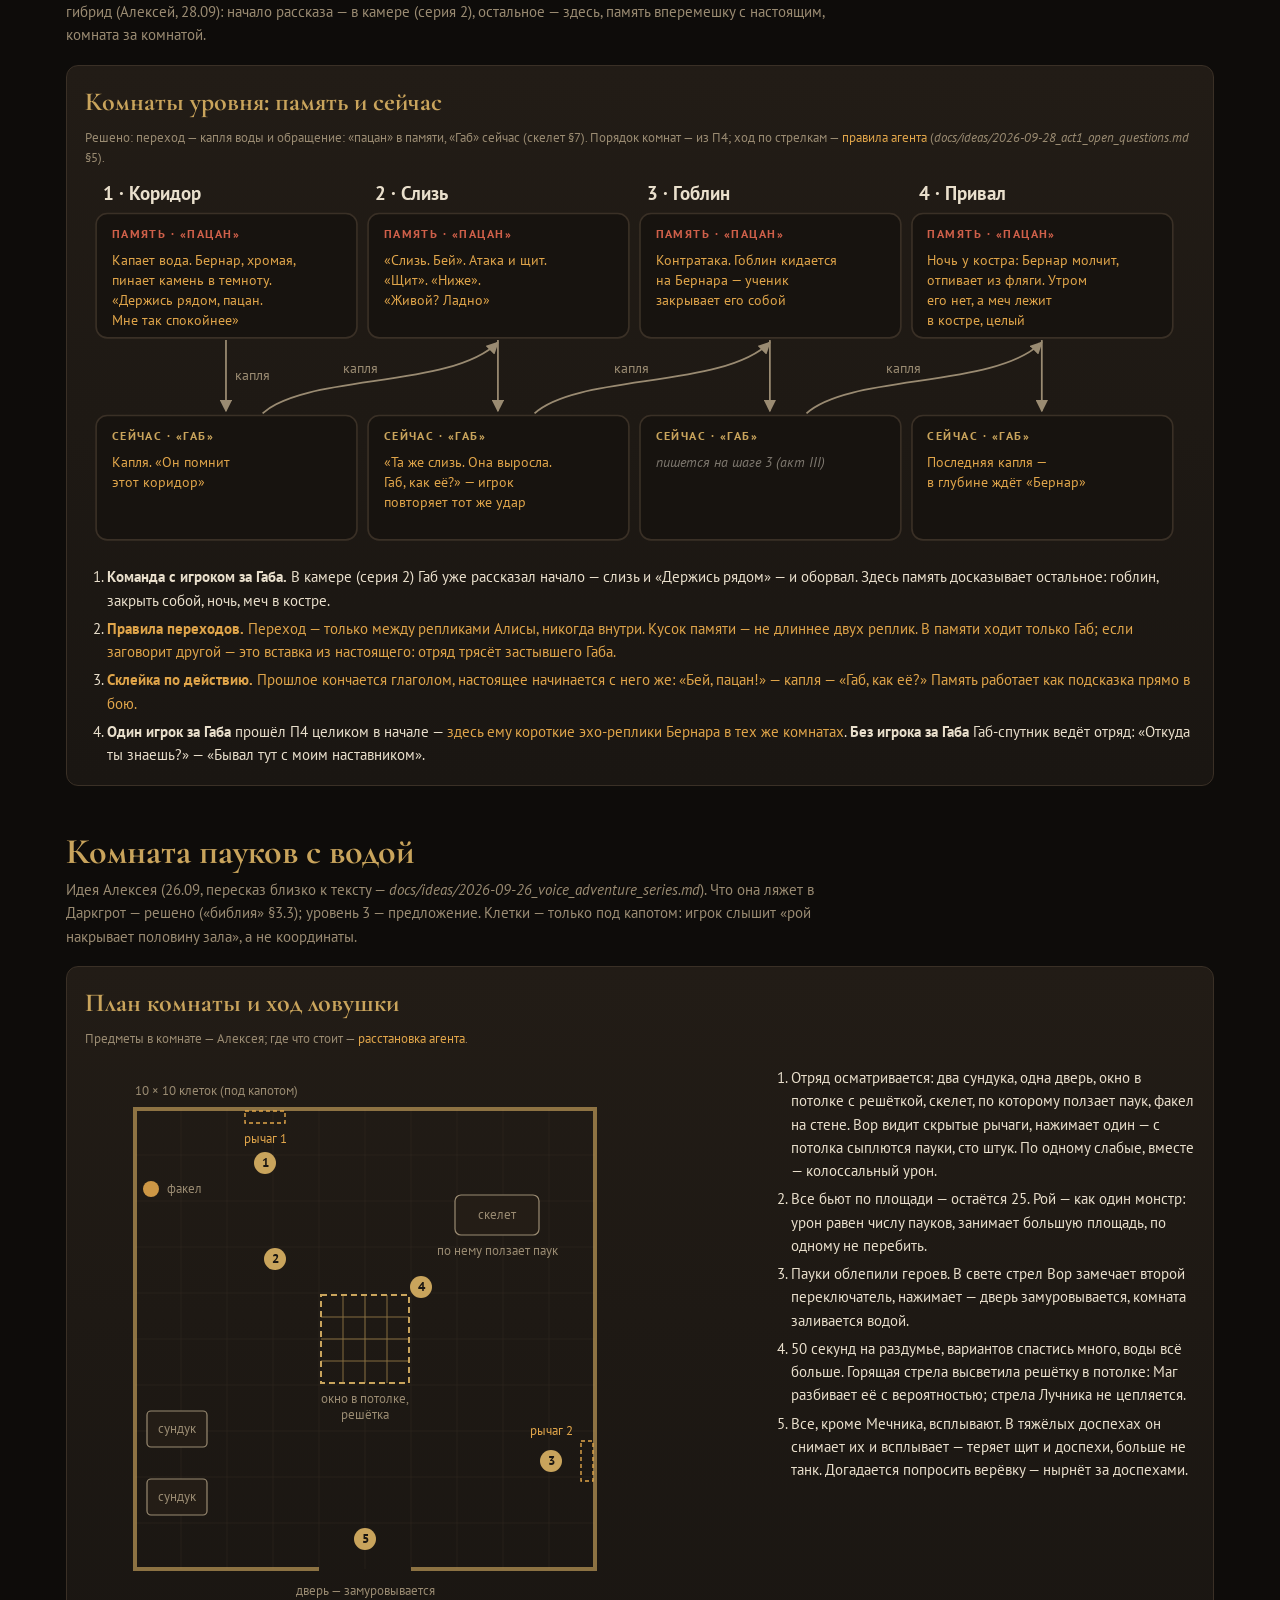
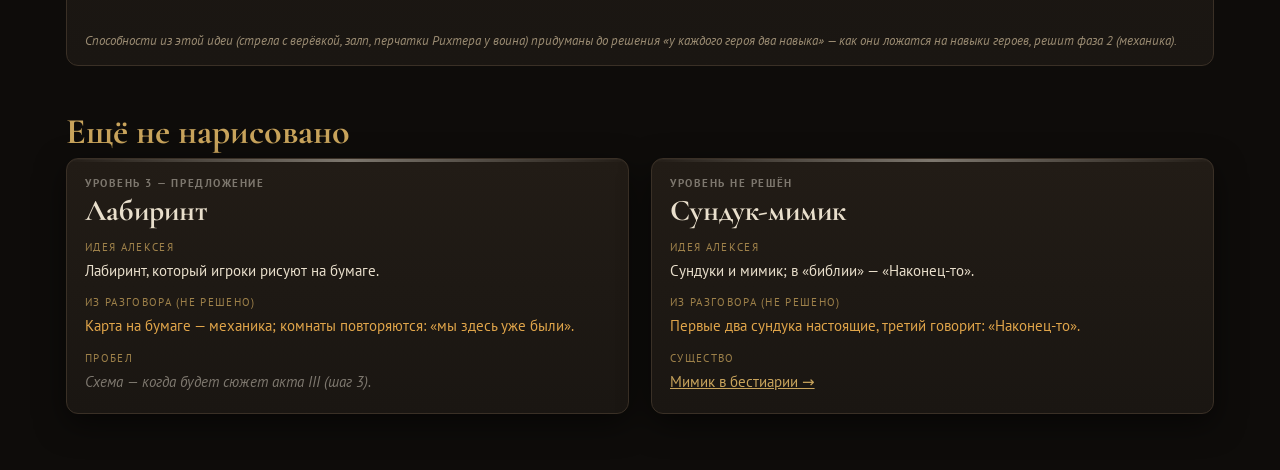
<file: docs/visual/dungeons.html>
<!doctype html>
<html lang="ru">
<head>
<meta charset="utf-8">
<meta name="viewport" content="width=device-width, initial-scale=1">
<title>Схемы подземелий</title>
<link href="https://fonts.googleapis.com/css2?family=Cormorant+Garamond:wght@600;700&family=PT+Sans:wght@400;700&display=swap" rel="stylesheet">
<link rel="stylesheet" href="style.css">
</head>
<body>
<div class="wrap">
<nav><a href="index.html">← Доска сценариста</a></nav>
<h1>Схемы подземелий</h1>
<p class="lead">Даркгрот — многоуровневый данж, этажи идут вниз (Алексей). Здесь погибли Бернар и отряд Габа, здесь заперт настоящий герцог; сюда «герцог» шлёт отряд за короной. Источники: <i>bible.md</i> §3.3, <i>through_line.md</i> §7, <i>season1.md</i> П4, идея Алексея о комнате пауков (<i>docs/ideas</i>, 26.09). Существа — в <a href="bestiary.html">бестиарии</a>. Тайна меча не раскрывается.</p>
<div class="legend">
  <span class="ok"><b>обычный текст</b> — решено Алексеем</span>
  <span class="dr"><b>оранжевое</b> — черновик / предложение агента</span>
  <span class="gp"><b>серое курсивом</b> — пробел, не решено</span>
</div>

<h2 class="sec">Даркгрот в разрезе</h2>
<p class="sec-lead">Решено: первый уровень — место обучения мечника; на дне — настоящий герцог с короной. Раскладка уровней 2–3 — предложение «библии» §3.3, <span class="gp">число уровней — пробел</span>.</p>

<section class="scheme" id="levels">
  <h3>Уровни</h3>
  <div class="scroll">
  <svg class="sv" viewBox="0 0 1000 560" style="min-width:720px" role="img" aria-label="Разрез Даркгрота: вход, три уровня и дно">
    <line x1="0" y1="64" x2="1000" y2="64" style="stroke:var(--muted);stroke-width:1.5"/>
    <text class="s" x="986" y="84" text-anchor="end">поверхность · дорога от северных ворот Винтербурга</text>
    <path d="M150,64 L150,40 Q175,14 200,40 L200,64" style="fill:#0a0806;stroke:var(--gold);stroke-width:2"/>
    <text class="h" x="220" y="30">Вход</text>
    <text class="s" x="220" y="48">нужна руна гильдии того же ранга; руну отряду даёт «герцог». Здесь Габ слышал крик Бернара — войти не смог</text>

    <g style="--c:var(--sword)"><rect class="box" x="120" y="92" width="760" height="96" rx="10"/><rect class="acc" x="120" y="92" width="6" height="96"/>
      <text class="k" x="146" y="118">УРОВЕНЬ 1</text><text class="h" x="146" y="142">Обучение мечника</text>
      <text class="s" x="146" y="164">слизь, гоблин, привал у костра (П4). В акте III — те же комнаты: две хронологии</text>
      <text class="s" x="146" y="180">«Откуда ты знаешь?» — «Бывал тут с моим наставником»</text></g>
    <path class="ln" d="M840,190 L840,210" marker-end="url(#ah3)"/>

    <g style="--c:var(--draft)"><rect class="box" x="140" y="214" width="720" height="84" rx="10"/><rect class="acc" x="140" y="214" width="6" height="84"/>
      <text class="k" x="166" y="240">УРОВЕНЬ 2</text><text class="h dr" x="166" y="264">Следы отряда Габа</text>
      <text class="s" x="166" y="286">спутники понимают, откуда прозвище; Габ об отряде умалчивал</text></g>
    <path class="ln" d="M180,300 L180,320" marker-end="url(#ah3)"/>

    <g style="--c:var(--draft)"><rect class="box" x="160" y="324" width="680" height="84" rx="10"/><rect class="acc" x="160" y="324" width="6" height="84"/>
      <text class="k" x="186" y="350">УРОВЕНЬ 3</text><text class="h dr" x="186" y="374">Комната пауков · лабиринт</text>
      <text class="s" x="186" y="396">идеи Алексея ложатся в Даркгрот (решено); на этот уровень — предложение</text></g>
    <path class="ln" d="M800,410 L800,430" marker-end="url(#ah3)"/>

    <g style="--c:var(--gold)"><rect class="box" x="180" y="434" width="640" height="100" rx="10"/><rect class="acc" x="180" y="434" width="6" height="100"/>
      <text class="k" x="206" y="460">ДНО</text><text class="h" x="206" y="484">Темница настоящего герцога <tspan class="dr">· логово двойника</tspan></text>
      <text class="s" x="206" y="506">на голове живого пленника — корона: «Я — герцог Винтербурга». Так раскрывается подмена</text>
      <text class="s" x="206" y="524">в глубине отряд встречает «Бернара»: «Верни мне меч, пацан»; финал сезона</text></g>

    <text class="s gp" x="892" y="372">мимик —</text><text class="s gp" x="892" y="388">уровень</text><text class="s gp" x="892" y="404">не решён</text>
    <text class="s gp" x="14" y="258">где погибли</text><text class="s gp" x="14" y="274">Бернар и отряд —</text><text class="s gp" x="14" y="290">уровень не решён</text>
    <defs><marker id="ah3" viewBox="0 0 10 10" refX="9" refY="5" markerWidth="7" markerHeight="7" orient="auto"><path class="arrowhead" d="M0,0 L10,5 L0,10 z"/></marker></defs>
  </svg>
  </div>
</section>

<div class="grid wide">
<article class="card plain" style="--c:var(--gold)">
  <div class="body">
    <div class="role">Вход и руны</div>
    <h2>Кто может войти</h2>
    <dl>
      <dt>Решено</dt><dd>У каждого данжа свой уровень, нужна руна гильдии авантюристов того же ранга. Руну в Даркгрот отряду даёт герцог. У Габа тогда была руна низкого ранга: он бежал под дождём к данжу с мечом, слышал крик старика, но войти не смог. Смерти Бернара не видел — только догадывается (Алексей, 27.09).</dd>
      <dt>Пробел</dt><dd class="gp">Как Габ-ученик попал на первый уровень в П4 без своей руны — с руной Бернара? Не записано; передано оркестратору.</dd>
    </dl>
  </div>
</article>
<article class="card plain" style="--c:var(--gold)">
  <div class="body">
    <div class="role">Дно</div>
    <h2>Корона и пленник</h2>
    <dl>
      <dt>Решено (27.09)</dt><dd>Это корона герцога Винтербурга. Когда двойник подменил герцога, настоящего уволокли в Даркгрот вместе с короной. На дне отряд находит её на голове живого пленника: «Я — герцог Винтербурга». Шутка эльфа: «От своей короны я сбежал, а теперь тащу чужую».</dd>
      <dt>Предложение</dt><dd class="dr">Двойники держат жертв живыми, чтобы не терять облик (скелет §3). Дно — логово двойника; здесь же финал.</dd>
    </dl>
  </div>
</article>
</div>

<h2 class="sec" id="level-1">Первый уровень — обучение и две хронологии</h2>
<p class="sec-lead">Один и тот же уровень играется дважды: в П4 — с Бернаром, в акте III — с отрядом. В команде с игроком за Габа — гибрид (Алексей, 28.09): начало рассказа — в камере (серия 2), остальное — здесь, память вперемешку с настоящим, комната за комнатой.</p>

<section class="scheme">
  <h3>Комнаты уровня: память и сейчас</h3>
  <p class="note">Решено: переход — капля воды и обращение: «пацан» в памяти, «Габ» сейчас (скелет §7). Порядок комнат — из П4; ход по стрелкам — <span class="dr">правила агента</span> (<i>docs/ideas/2026-09-28_act1_open_questions.md</i> §5).</p>
  <div class="scroll">
  <svg class="sv" viewBox="0 0 1000 338" style="min-width:760px" role="img" aria-label="Четыре комнаты первого уровня: память и настоящее по очереди">
    <defs><marker id="ah4" viewBox="0 0 10 10" refX="9" refY="5" markerWidth="7" markerHeight="7" orient="auto"><path class="arrowhead" d="M0,0 L10,5 L0,10 z"/></marker></defs>
    <text class="h" x="16" y="20">1 · Коридор</text><text class="h" x="261" y="20">2 · Слизь</text><text class="h" x="506" y="20">3 · Гоблин</text><text class="h" x="751" y="20">4 · Привал</text>
    <g style="--c:var(--sword)">
      <rect class="box" x="10" y="32" width="235" height="112" rx="10"/><rect class="box" x="255" y="32" width="235" height="112" rx="10"/><rect class="box" x="500" y="32" width="235" height="112" rx="10"/><rect class="box" x="745" y="32" width="235" height="112" rx="10"/>
      <text class="k" x="24" y="54">ПАМЯТЬ · «ПАЦАН»</text><text class="k" x="269" y="54">ПАМЯТЬ · «ПАЦАН»</text><text class="k" x="514" y="54">ПАМЯТЬ · «ПАЦАН»</text><text class="k" x="759" y="54">ПАМЯТЬ · «ПАЦАН»</text>
    </g>
    <g class="dr-lines">
      <text class="s dr" x="24" y="78">Капает вода. Бернар, хромая,</text><text class="s dr" x="24" y="96">пинает камень в темноту.</text><text class="s dr" x="24" y="114">«Держись рядом, пацан.</text><text class="s dr" x="24" y="132">Мне так спокойнее»</text>
      <text class="s dr" x="269" y="78">«Слизь. Бей». Атака и щит.</text><text class="s dr" x="269" y="96">«Щит». «Ниже».</text><text class="s dr" x="269" y="114">«Живой? Ладно»</text>
      <text class="s dr" x="514" y="78">Контратака. Гоблин кидается</text><text class="s dr" x="514" y="96">на Бернара — ученик</text><text class="s dr" x="514" y="114">закрывает его собой</text>
      <text class="s dr" x="759" y="78">Ночь у костра: Бернар молчит,</text><text class="s dr" x="759" y="96">отпивает из фляги. Утром</text><text class="s dr" x="759" y="114">его нет, а меч лежит</text><text class="s dr" x="759" y="132">в костре, целый</text>
    </g>
    <g style="--c:var(--gold)">
      <rect class="box" x="10" y="214" width="235" height="112" rx="10"/><rect class="box" x="255" y="214" width="235" height="112" rx="10"/><rect class="box" x="500" y="214" width="235" height="112" rx="10"/><rect class="box" x="745" y="214" width="235" height="112" rx="10"/>
      <text class="k" x="24" y="236">СЕЙЧАС · «ГАБ»</text><text class="k" x="269" y="236">СЕЙЧАС · «ГАБ»</text><text class="k" x="514" y="236">СЕЙЧАС · «ГАБ»</text><text class="k" x="759" y="236">СЕЙЧАС · «ГАБ»</text>
    </g>
    <text class="s dr" x="24" y="260">Капля. «Он помнит</text><text class="s dr" x="24" y="278">этот коридор»</text>
    <text class="s dr" x="269" y="260">«Та же слизь. Она выросла.</text><text class="s dr" x="269" y="278">Габ, как её?» — игрок</text><text class="s dr" x="269" y="296">повторяет тот же удар</text>
    <text class="s gp" x="514" y="260">пишется на шаге 3 (акт III)</text>
    <text class="s dr" x="759" y="260">Последняя капля —</text><text class="s dr" x="759" y="278">в глубине ждёт «Бернар»</text>
    <path class="ln" d="M127,146 L127,210" marker-end="url(#ah4)"/><text class="s" x="135" y="182">капля</text>
    <path class="ln" d="M160,212 C200,176 330,190 372,148" marker-end="url(#ah4)"/><text class="s" x="232" y="176">капля</text>
    <path class="ln" d="M372,146 L372,210" marker-end="url(#ah4)"/>
    <path class="ln" d="M405,212 C445,176 575,190 617,148" marker-end="url(#ah4)"/><text class="s" x="477" y="176">капля</text>
    <path class="ln" d="M617,146 L617,210" marker-end="url(#ah4)"/>
    <path class="ln" d="M650,212 C690,176 820,190 862,148" marker-end="url(#ah4)"/><text class="s" x="722" y="176">капля</text>
    <path class="ln" d="M862,146 L862,210" marker-end="url(#ah4)"/>
  </svg>
  </div>
  <ol class="steps">
    <li><b>Команда с игроком за Габа.</b> В камере (серия 2) Габ уже рассказал начало — слизь и «Держись рядом» — и оборвал. Здесь память досказывает остальное: гоблин, закрыть собой, ночь, меч в костре.</li>
    <li><span class="dr"><b>Правила переходов.</b> Переход — только между репликами Алисы, никогда внутри. Кусок памяти — не длиннее двух реплик. В памяти ходит только Габ; если заговорит другой — это вставка из настоящего: отряд трясёт застывшего Габа.</span></li>
    <li><span class="dr"><b>Склейка по действию.</b> Прошлое кончается глаголом, настоящее начинается с него же: «Бей, пацан!» — капля — «Габ, как её?» Память работает как подсказка прямо в бою.</span></li>
    <li><b>Один игрок за Габа</b> прошёл П4 целиком в начале — <span class="dr">здесь ему короткие эхо-реплики Бернара в тех же комнатах</span>. <b>Без игрока за Габа</b> Габ-спутник ведёт отряд: «Откуда ты знаешь?» — «Бывал тут с моим наставником».</li>
  </ol>
</section>

<h2 class="sec" id="spiders">Комната пауков с водой</h2>
<p class="sec-lead">Идея Алексея (26.09, пересказ близко к тексту — <i>docs/ideas/2026-09-26_voice_adventure_series.md</i>). Что она ляжет в Даркгрот — решено («библия» §3.3); уровень 3 — предложение. Клетки — только под капотом: игрок слышит «рой накрывает половину зала», а не координаты.</p>

<section class="scheme">
  <h3>План комнаты и ход ловушки</h3>
  <p class="note">Предметы в комнате — Алексея; где что стоит — <span class="dr">расстановка агента</span>.</p>
  <div class="split">
  <div class="scroll">
  <svg class="sv" viewBox="0 0 560 560" style="min-width:420px;max-width:560px" role="img" aria-label="План комнаты пауков 10 на 10 клеток">
    <g id="cells">
      <path class="cell" d="M96,50V510M142,50V510M188,50V510M234,50V510M280,50V510M326,50V510M372,50V510M418,50V510M464,50V510M50,96H510M50,142H510M50,188H510M50,234H510M50,280H510M50,326H510M50,372H510M50,418H510M50,464H510"/>
    </g>
    <path class="wall" d="M234,510 L50,510 L50,50 L510,50 L510,510 L326,510"/>
    <text class="s" x="50" y="36">10 × 10 клеток (под капотом)</text>
    <text class="s" x="280" y="536" text-anchor="middle">дверь — замуровывается</text>
    <rect x="236" y="236" width="88" height="88" style="fill:none;stroke:var(--gold);stroke-width:2;stroke-dasharray:6 4"/>
    <path d="M258,236V324M280,236V324M302,236V324M236,258H324M236,280H324M236,302H324" style="stroke:var(--gold);stroke-width:1;opacity:.6"/>
    <text class="s" x="280" y="344" text-anchor="middle">окно в потолке,</text><text class="s" x="280" y="360" text-anchor="middle">решётка</text>
    <rect class="obj" x="62" y="352" width="60" height="36" rx="4"/><text class="s" x="92" y="374" text-anchor="middle">сундук</text>
    <rect class="obj" x="62" y="420" width="60" height="36" rx="4"/><text class="s" x="92" y="442" text-anchor="middle">сундук</text>
    <circle cx="66" cy="130" r="8" style="fill:var(--draft);opacity:.9"/><text class="s" x="82" y="134">факел</text>
    <rect class="obj" x="370" y="136" width="84" height="40" rx="6"/><text class="s" x="412" y="160" text-anchor="middle">скелет</text>
    <text class="s" x="412" y="196" text-anchor="middle">по нему ползает паук</text>
    <rect class="hid" x="160" y="52" width="40" height="12"/><text class="s dr" x="180" y="84" text-anchor="middle">рычаг 1</text>
    <rect class="hid" x="496" y="382" width="12" height="40"/><text class="s dr" x="488" y="376" text-anchor="end">рычаг 2</text>
    <g class="num"><circle cx="180" cy="104" r="11"/><text x="180" y="108">1</text></g>
    <g class="num"><circle cx="190" cy="200" r="11"/><text x="190" y="204">2</text></g>
    <g class="num"><circle cx="466" cy="402" r="11"/><text x="466" y="406">3</text></g>
    <g class="num"><circle cx="336" cy="228" r="11"/><text x="336" y="232">4</text></g>
    <g class="num"><circle cx="280" cy="480" r="11"/><text x="280" y="484">5</text></g>
  </svg>
  </div>
  <ol class="steps">
    <li>Отряд осматривается: два сундука, одна дверь, окно в потолке с решёткой, скелет, по которому ползает паук, факел на стене. Вор видит скрытые рычаги, нажимает один — с потолка сыплются пауки, сто штук. По одному слабые, вместе — колоссальный урон.</li>
    <li>Все бьют по площади — остаётся 25. Рой — как один монстр: урон равен числу пауков, занимает большую площадь, по одному не перебить.</li>
    <li>Пауки облепили героев. В свете стрел Вор замечает второй переключатель, нажимает — дверь замуровывается, комната заливается водой.</li>
    <li>50 секунд на раздумье, вариантов спастись много, воды всё больше. Горящая стрела высветила решётку в потолке: Маг разбивает её с вероятностью; стрела Лучника не цепляется.</li>
    <li>Все, кроме Мечника, всплывают. В тяжёлых доспехах он снимает их и всплывает — теряет щит и доспехи, больше не танк. Догадается попросить верёвку — нырнёт за доспехами.</li>
  </ol>
  </div>
  <p class="note gp" style="margin-top:12px">Способности из этой идеи (стрела с верёвкой, залп, перчатки Рихтера у воина) придуманы до решения «у каждого героя два навыка» — как они ложатся на навыки героев, решит фаза 2 (механика).</p>
</section>

<h2 class="sec">Ещё не нарисовано</h2>
<div class="grid wide">
<article class="card plain" style="--c:var(--gap)">
  <div class="body">
    <div class="role">Уровень 3 — предложение</div>
    <h2>Лабиринт</h2>
    <dl>
      <dt>Идея Алексея</dt><dd>Лабиринт, который игроки рисуют на бумаге.</dd>
      <dt>Из разговора (не решено)</dt><dd class="dr">Карта на бумаге — механика; комнаты повторяются: «мы здесь уже были».</dd>
      <dt>Пробел</dt><dd class="gp">Схема — когда будет сюжет акта III (шаг 3).</dd>
    </dl>
  </div>
</article>
<article class="card plain" style="--c:var(--gap)">
  <div class="body">
    <div class="role">Уровень не решён</div>
    <h2>Сундук-мимик</h2>
    <dl>
      <dt>Идея Алексея</dt><dd>Сундуки и мимик; в «библии» — «Наконец-то».</dd>
      <dt>Из разговора (не решено)</dt><dd class="dr">Первые два сундука настоящие, третий говорит: «Наконец-то».</dd>
      <dt>Существо</dt><dd><a href="bestiary.html#mimic">Мимик в бестиарии →</a></dd>
    </dl>
  </div>
</article>
</div>

</div>
</body>
</html>
</file>
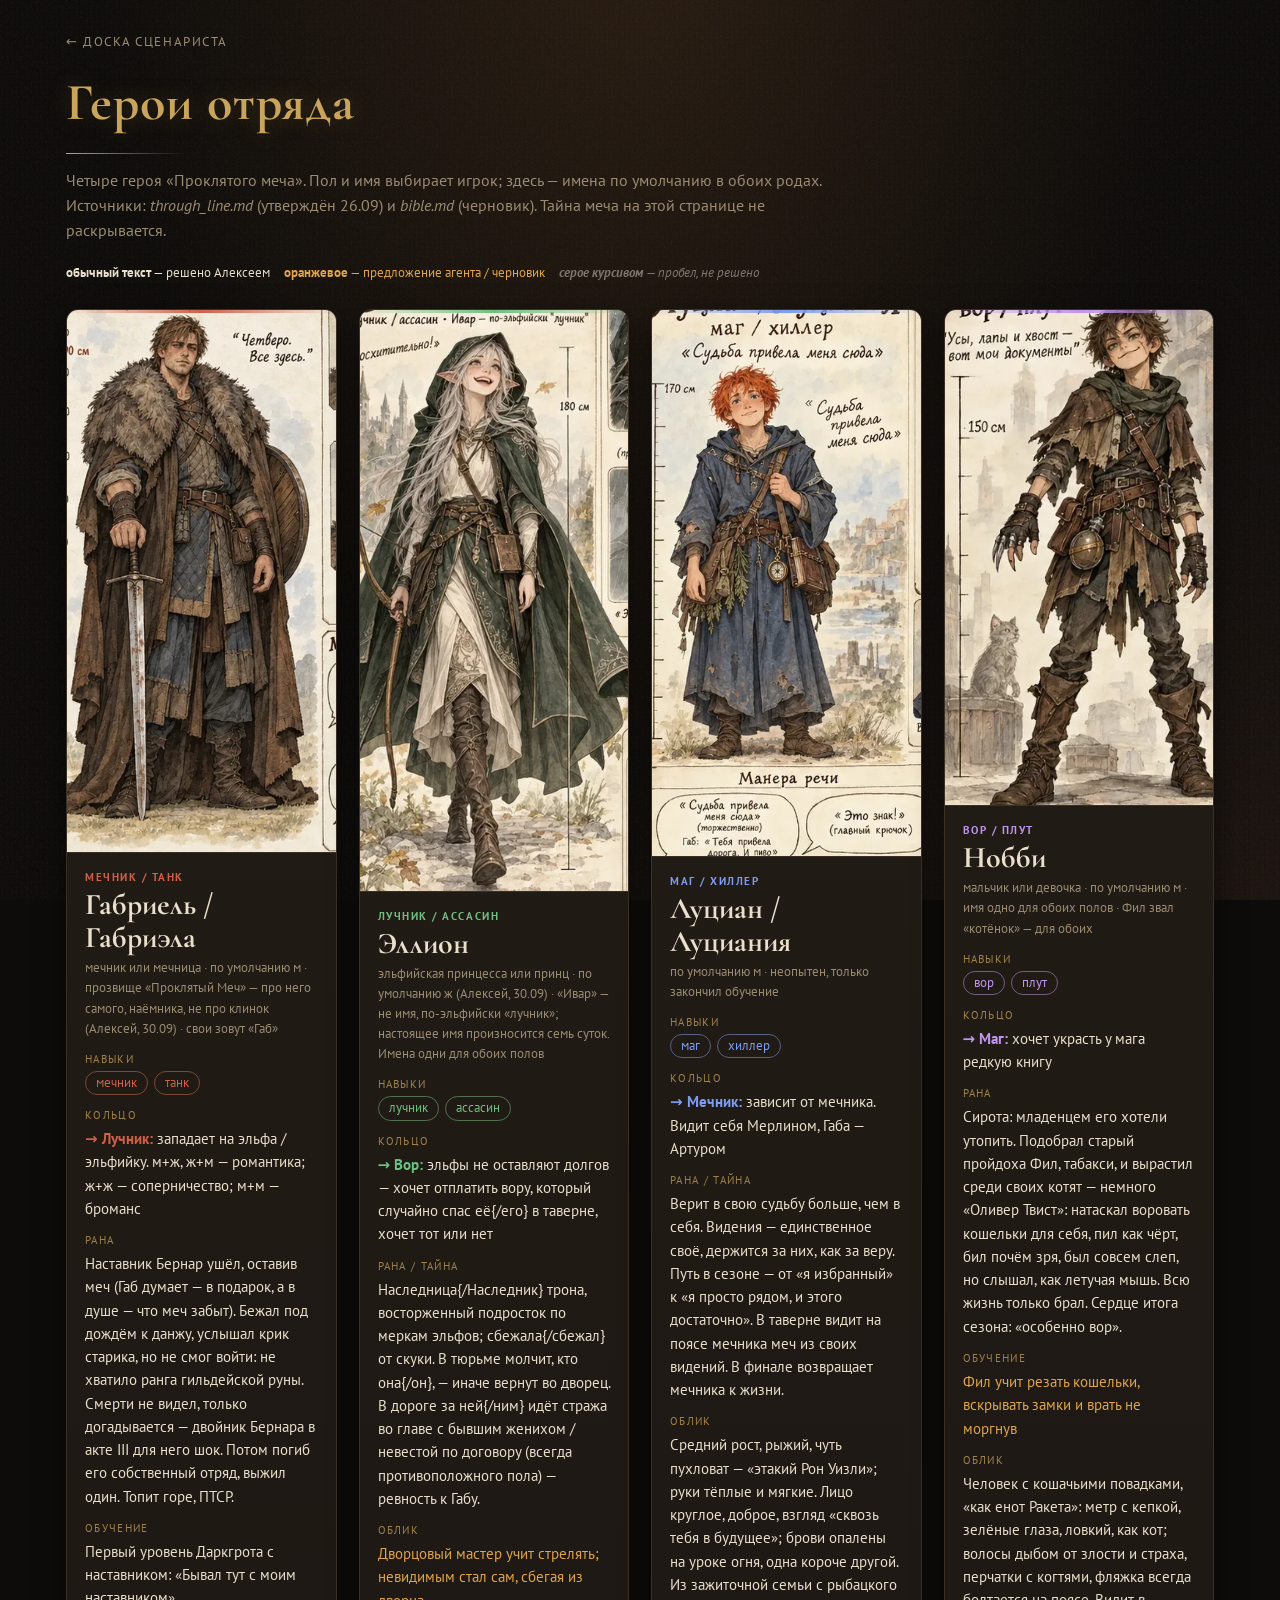
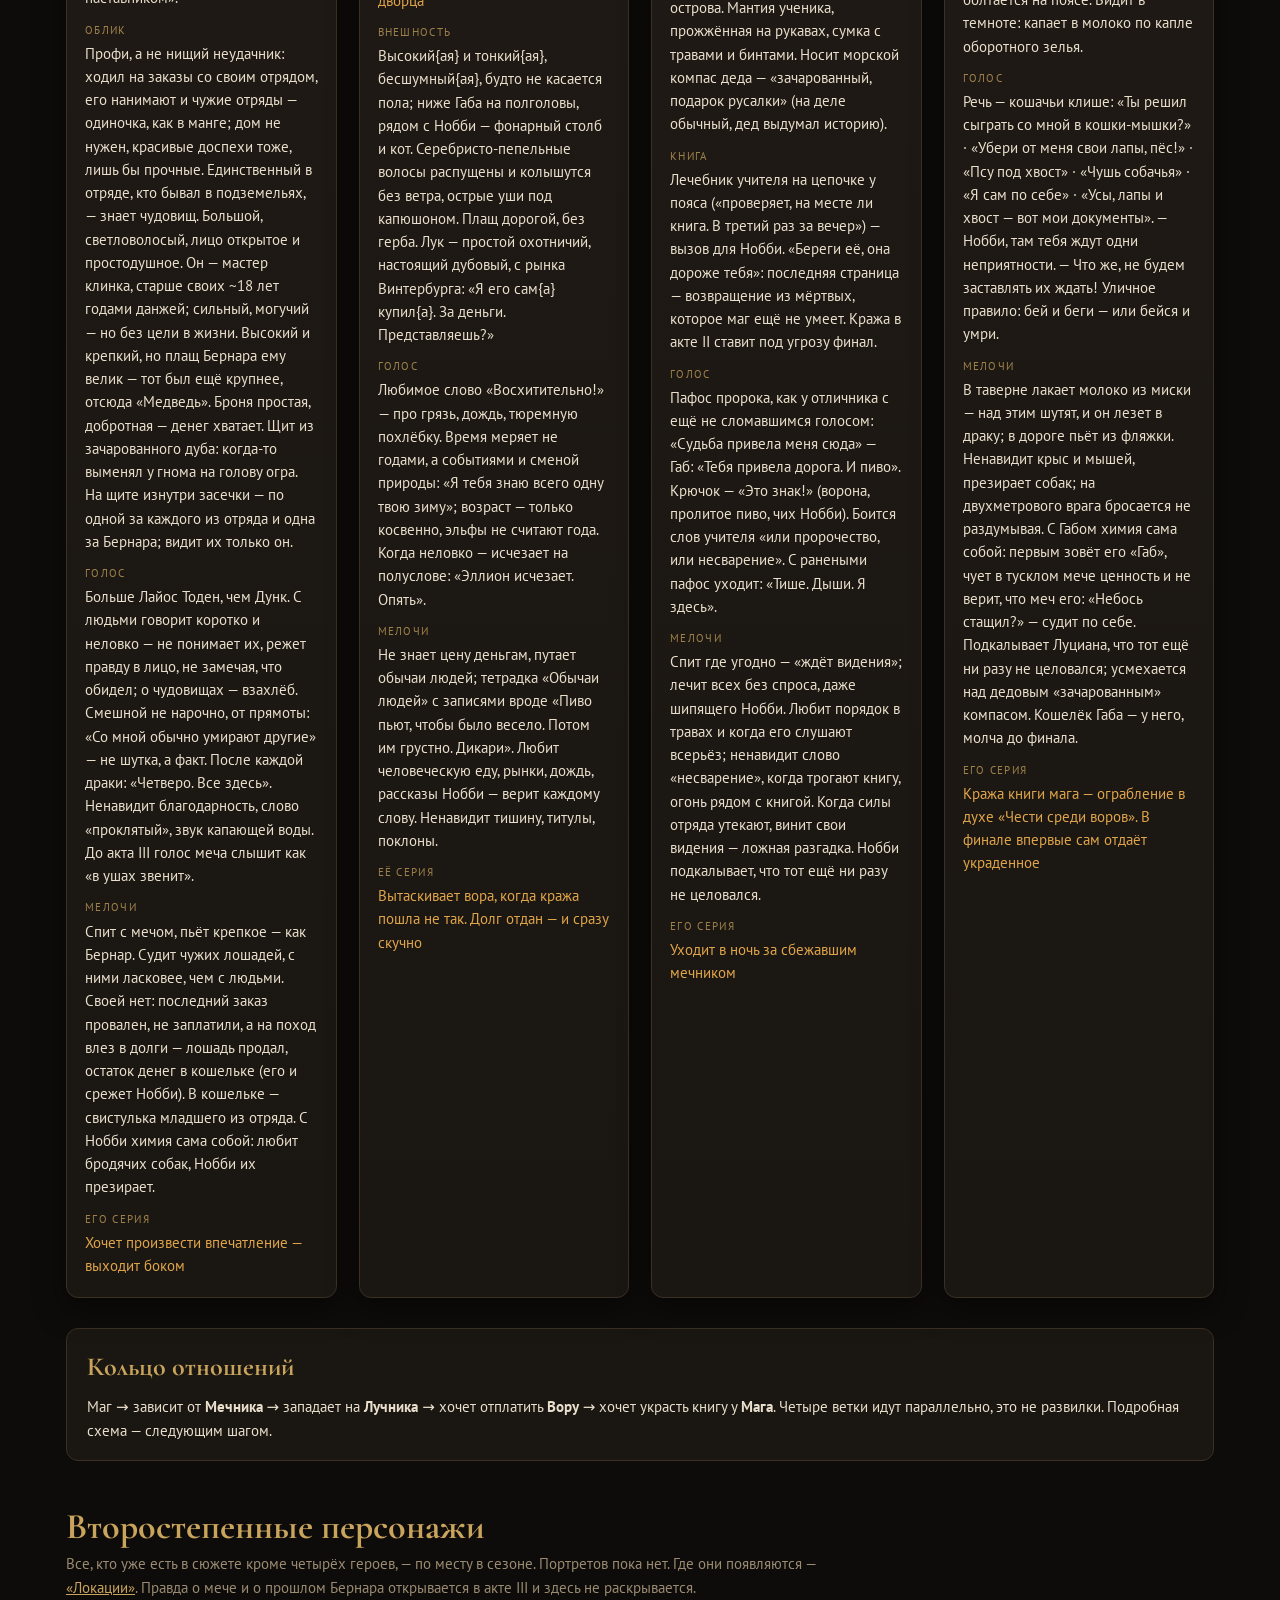
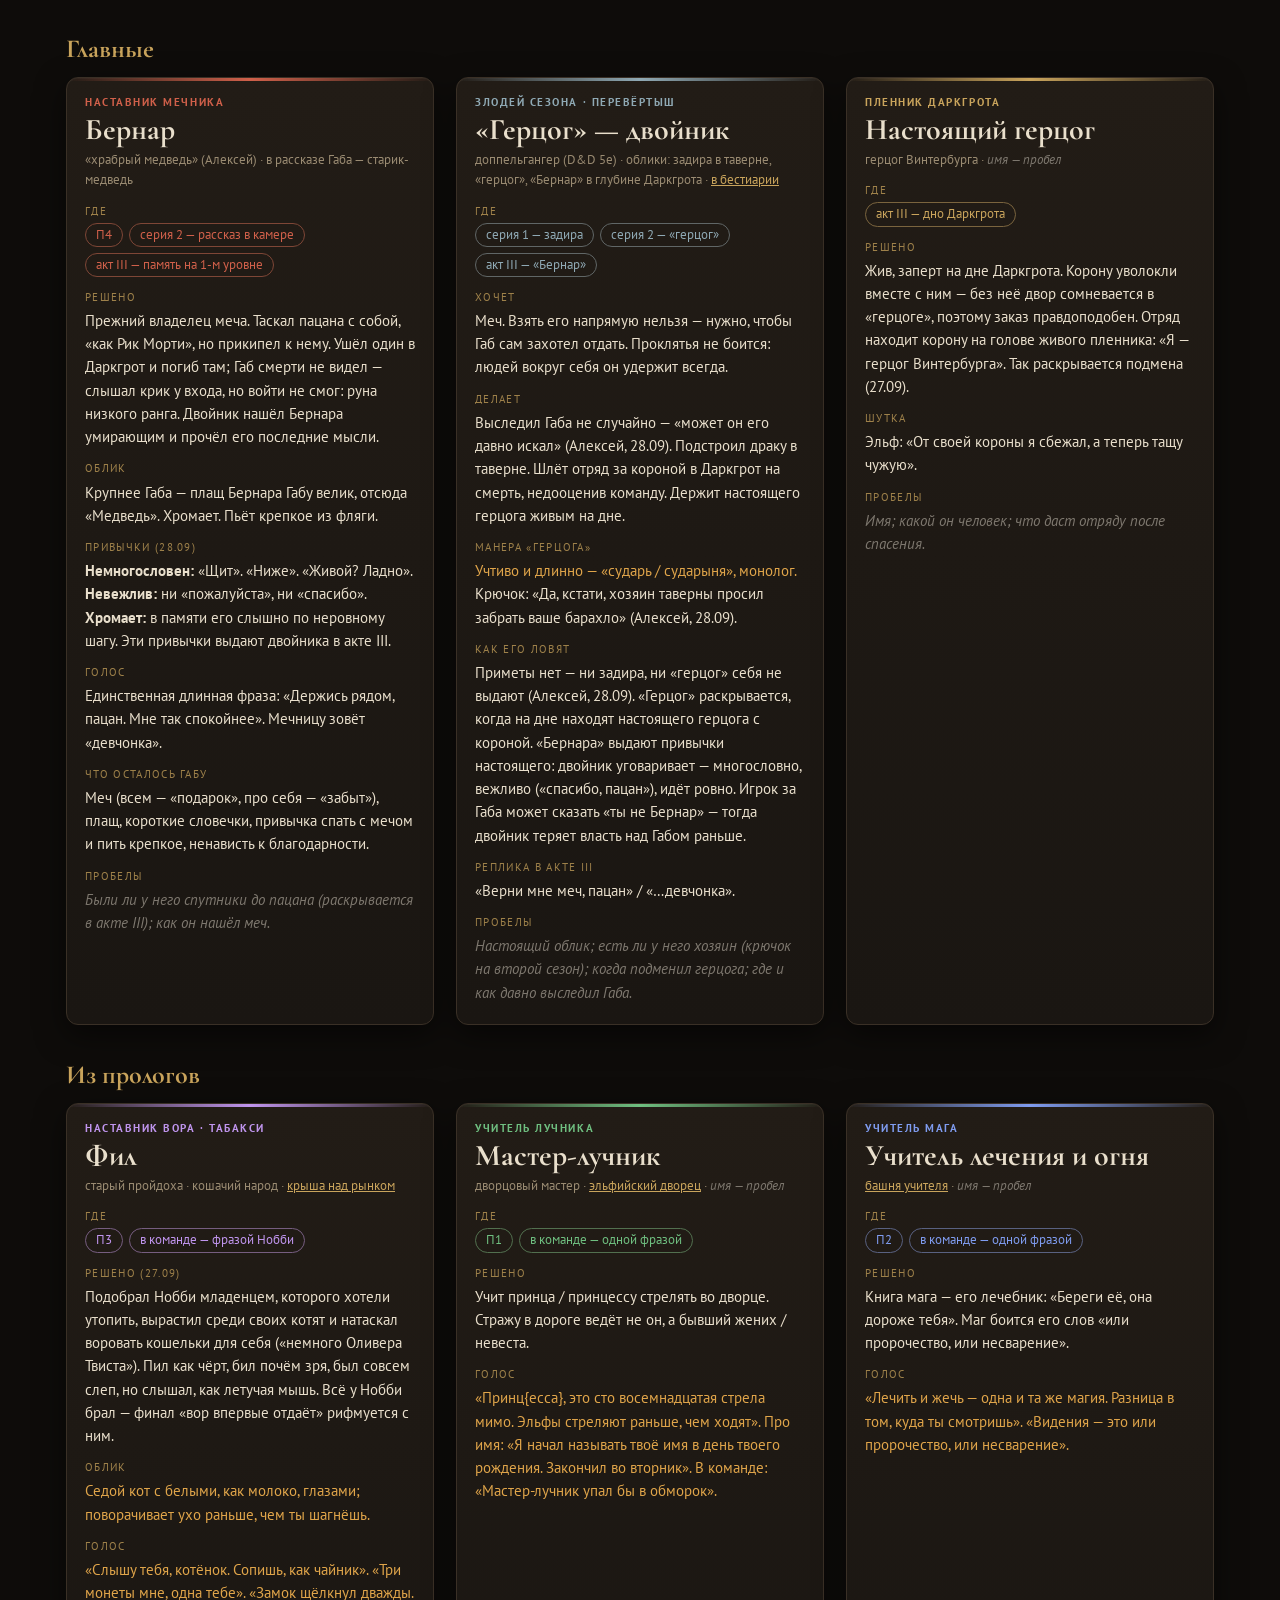
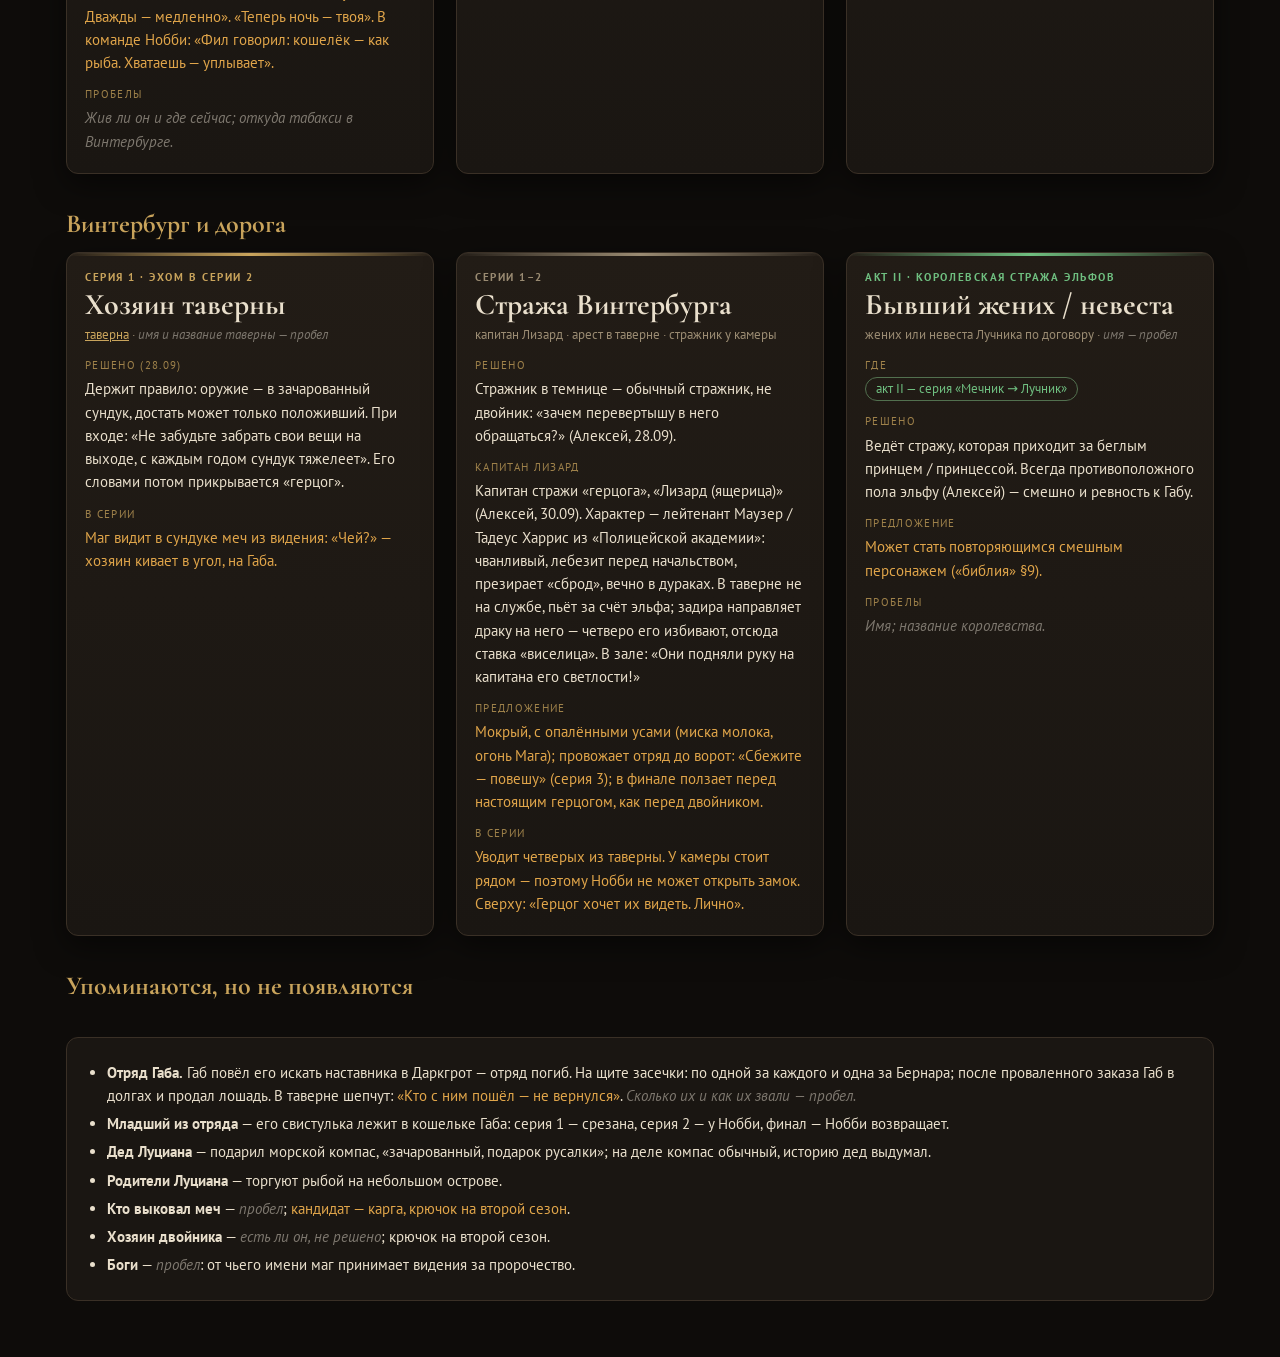
<file: docs/visual/heroes.html>
<!doctype html>
<html lang="ru">
<head>
<meta charset="utf-8">
<meta name="viewport" content="width=device-width, initial-scale=1">
<title>Герои отряда</title>
<link rel="preconnect" href="https://fonts.googleapis.com">
<link href="https://fonts.googleapis.com/css2?family=Cormorant+Garamond:wght@600;700&family=PT+Sans:wght@400;700&display=swap" rel="stylesheet">
<link rel="stylesheet" href="style.css">
</head>
<body>
<div class="wrap">
<nav><a href="index.html">← Доска сценариста</a></nav>
<h1>Герои отряда</h1>
<p class="lead">Четыре героя «Проклятого меча». Пол и имя выбирает игрок; здесь — имена по умолчанию в обоих родах. Источники: <i>through_line.md</i> (утверждён 26.09) и <i>bible.md</i> (черновик). Тайна меча на этой странице не раскрывается.</p>
<div class="legend">
  <span class="ok"><b>обычный текст</b> — решено Алексеем</span>
  <span class="dr"><b>оранжевое</b> — предложение агента / черновик</span>
  <span class="gp"><b>серое курсивом</b> — пробел, не решено</span>
</div>

<div class="grid">

<article class="card" style="--c:var(--sword)">
  <a class="portrait" href="img/gabriel_sheet.webp" title="Лист персонажа целиком"><img src="img/gabriel.webp" alt="Габриель"></a>
  <div class="body">
    <div class="role">Мечник / танк</div>
    <h2>Габриель / Габриэла</h2>
    <div class="names">мечник или мечница · по умолчанию м · прозвище «Проклятый Меч» — про него самого, наёмника, не про клинок (Алексей, 30.09) · свои зовут «Габ»</div>
    <dl>
      <dt>Навыки</dt><dd class="chips"><span class="chip">мечник</span><span class="chip">танк</span></dd>
      <dt>Кольцо</dt><dd><span class="arrow">→ Лучник:</span> западает на эльфа / эльфийку. м+ж, ж+м — романтика; ж+ж — соперничество; м+м — броманс</dd>
      <dt>Рана</dt><dd>Наставник Бернар ушёл, оставив меч (Габ думает — в подарок, а в душе — что меч забыт). Бежал под дождём к данжу, услышал крик старика, но не смог войти: не хватило ранга гильдейской руны. Смерти не видел, только догадывается — двойник Бернара в акте III для него шок. Потом погиб его собственный отряд, выжил один. Топит горе, ПТСР.</dd>
      <dt>Обучение</dt><dd>Первый уровень Даркгрота с наставником: «Бывал тут с моим наставником».</dd>
      <dt>Облик</dt><dd>Профи, а не нищий неудачник: ходил на заказы со своим отрядом, его нанимают и чужие отряды — одиночка, как в манге; дом не нужен, красивые доспехи тоже, лишь бы прочные. Единственный в отряде, кто бывал в подземельях, — знает чудовищ. Большой, светловолосый, лицо открытое и простодушное. Он — мастер клинка, старше своих ~18 лет годами данжей; сильный, могучий — но без цели в жизни. Высокий и крепкий, но плащ Бернара ему велик — тот был ещё крупнее, отсюда «Медведь». Броня простая, добротная — денег хватает. Щит из зачарованного дуба: когда-то выменял у гнома на голову огра. На щите изнутри засечки — по одной за каждого из отряда и одна за Бернара; видит их только он.</dd>
      <dt>Голос</dt><dd>Больше Лайос Тоден, чем Дунк. С людьми говорит коротко и неловко — не понимает их, режет правду в лицо, не замечая, что обидел; о чудовищах — взахлёб. Смешной не нарочно, от прямоты: «Со мной обычно умирают другие» — не шутка, а факт. После каждой драки: «Четверо. Все здесь». Ненавидит благодарность, слово «проклятый», звук капающей воды. До акта III голос меча слышит как «в ушах звенит».</dd>
      <dt>Мелочи</dt><dd>Спит с мечом, пьёт крепкое — как Бернар. Судит чужих лошадей, с ними ласковее, чем с людьми. Своей нет: последний заказ провален, не заплатили, а на поход влез в долги — лошадь продал, остаток денег в кошельке (его и срежет Нобби). В кошельке — свистулька младшего из отряда. С Нобби химия сама собой: любит бродячих собак, Нобби их презирает.</dd>
      <dt>Его серия</dt><dd class="dr">Хочет произвести впечатление — выходит боком</dd>
    </dl>
  </div>
</article>

<article class="card" style="--c:var(--bow)">
  <a class="portrait" href="img/ellion_sheet.webp" title="Лист персонажа целиком"><img src="img/ellion.webp" alt="Эллион"></a>
  <div class="body">
    <div class="role">Лучник / ассасин</div>
    <h2>Эллион</h2>
    <div class="names">эльфийская принцесса или принц · по умолчанию ж (Алексей, 30.09) · «Ивар» — не имя, по-эльфийски «лучник»; настоящее имя произносится семь суток. Имена одни для обоих полов</div>
    <dl>
      <dt>Навыки</dt><dd class="chips"><span class="chip">лучник</span><span class="chip">ассасин</span></dd>
      <dt>Кольцо</dt><dd><span class="arrow">→ Вор:</span> эльфы не оставляют долгов — хочет отплатить вору, который случайно спас её{/его} в таверне, хочет тот или нет</dd>
      <dt>Рана / тайна</dt><dd>Наследница{/Наследник} трона, восторженный подросток по меркам эльфов; сбежала{/сбежал} от скуки. В тюрьме молчит, кто она{/он}, — иначе вернут во дворец. В дороге за ней{/ним} идёт стража во главе с бывшим женихом / невестой по договору (всегда противоположного пола) — ревность к Габу.</dd>
      <dt>Облик</dt><dd class="dr">Дворцовый мастер учит стрелять; невидимым стал сам, сбегая из дворца</dd>
      <dt>Внешность</dt><dd>Высокий{ая} и тонкий{ая}, бесшумный{ая}, будто не касается пола; ниже Габа на полголовы, рядом с Нобби — фонарный столб и кот. Серебристо-пепельные волосы распущены и колышутся без ветра, острые уши под капюшоном. Плащ дорогой, без герба. Лук — простой охотничий, настоящий дубовый, с рынка Винтербурга: «Я его сам{а} купил{а}. За деньги. Представляешь?»</dd>
      <dt>Голос</dt><dd>Любимое слово «Восхитительно!» — про грязь, дождь, тюремную похлёбку. Время меряет не годами, а событиями и сменой природы: «Я тебя знаю всего одну твою зиму»; возраст — только косвенно, эльфы не считают года. Когда неловко — исчезает на полуслове: «Эллион исчезает. Опять».</dd>
      <dt>Мелочи</dt><dd>Не знает цену деньгам, путает обычаи людей; тетрадка «Обычаи людей» с записями вроде «Пиво пьют, чтобы было весело. Потом им грустно. Дикари». Любит человеческую еду, рынки, дождь, рассказы Нобби — верит каждому слову. Ненавидит тишину, титулы, поклоны.</dd>
      <dt>Её серия</dt><dd class="dr">Вытаскивает вора, когда кража пошла не так. Долг отдан — и сразу скучно</dd>
    </dl>
  </div>
</article>

<article class="card" style="--c:var(--mage)">
  <a class="portrait" href="img/lucian_sheet.webp" title="Лист персонажа целиком"><img src="img/lucian.webp" alt="Луциан"></a>
  <div class="body">
    <div class="role">Маг / хиллер</div>
    <h2>Луциан / Луциания</h2>
    <div class="names">по умолчанию м · неопытен, только закончил обучение</div>
    <dl>
      <dt>Навыки</dt><dd class="chips"><span class="chip">маг</span><span class="chip">хиллер</span></dd>
      <dt>Кольцо</dt><dd><span class="arrow">→ Мечник:</span> зависит от мечника. Видит себя Мерлином, Габа — Артуром</dd>
      <dt>Рана / тайна</dt><dd>Верит в свою судьбу больше, чем в себя. Видения — единственное своё, держится за них, как за веру. Путь в сезоне — от «я избранный» к «я просто рядом, и этого достаточно». В таверне видит на поясе мечника меч из своих видений. В финале возвращает мечника к жизни.</dd>
      <dt>Облик</dt><dd>Средний рост, рыжий, чуть пухловат — «этакий Рон Уизли»; руки тёплые и мягкие. Лицо круглое, доброе, взгляд «сквозь тебя в будущее»; брови опалены на уроке огня, одна короче другой. Из зажиточной семьи с рыбацкого острова. Мантия ученика, прожжённая на рукавах, сумка с травами и бинтами. Носит морской компас деда — «зачарованный, подарок русалки» (на деле обычный, дед выдумал историю).</dd>
      <dt>Книга</dt><dd>Лечебник учителя на цепочке у пояса («проверяет, на месте ли книга. В третий раз за вечер») — вызов для Нобби. «Береги её, она дороже тебя»: последняя страница — возвращение из мёртвых, которое маг ещё не умеет. Кража в акте II ставит под угрозу финал.</dd>
      <dt>Голос</dt><dd>Пафос пророка, как у отличника с ещё не сломавшимся голосом: «Судьба привела меня сюда» — Габ: «Тебя привела дорога. И пиво». Крючок — «Это знак!» (ворона, пролитое пиво, чих Нобби). Боится слов учителя «или пророчество, или несварение». С ранеными пафос уходит: «Тише. Дыши. Я здесь».</dd>
      <dt>Мелочи</dt><dd>Спит где угодно — «ждёт видения»; лечит всех без спроса, даже шипящего Нобби. Любит порядок в травах и когда его слушают всерьёз; ненавидит слово «несварение», когда трогают книгу, огонь рядом с книгой. Когда силы отряда утекают, винит свои видения — ложная разгадка. Нобби подкалывает, что тот ещё ни разу не целовался.</dd>
      <dt>Его серия</dt><dd class="dr">Уходит в ночь за сбежавшим мечником</dd>
    </dl>
  </div>
</article>

<article class="card" style="--c:var(--thief)">
  <a class="portrait" href="img/nobby_sheet.webp" title="Лист персонажа целиком"><img src="img/nobby_alt.webp" alt="Нобби"></a>
  <div class="body">
    <div class="role">Вор / плут</div>
    <h2>Нобби</h2>
    <div class="names">мальчик или девочка · по умолчанию м · имя одно для обоих полов · Фил звал «котёнок» — для обоих</div>
    <dl>
      <dt>Навыки</dt><dd class="chips"><span class="chip">вор</span><span class="chip">плут</span></dd>
      <dt>Кольцо</dt><dd><span class="arrow">→ Маг:</span> хочет украсть у мага редкую книгу</dd>
      <dt>Рана</dt><dd>Сирота: младенцем его хотели утопить. Подобрал старый пройдоха Фил, табакси, и вырастил среди своих котят — немного «Оливер Твист»: натаскал воровать кошельки для себя, пил как чёрт, бил почём зря, был совсем слеп, но слышал, как летучая мышь. Всю жизнь только брал. Сердце итога сезона: «особенно вор».</dd>
      <dt>Обучение</dt><dd class="dr">Фил учит резать кошельки, вскрывать замки и врать не моргнув</dd>
      <dt>Облик</dt><dd>Человек с кошачьими повадками, «как енот Ракета»: метр с кепкой, зелёные глаза, ловкий, как кот; волосы дыбом от злости и страха, перчатки с когтями, фляжка всегда болтается на поясе. Видит в темноте: капает в молоко по капле оборотного зелья.</dd>
      <dt>Голос</dt><dd>Речь — кошачьи клише: «Ты решил сыграть со мной в кошки-мышки?» · «Убери от меня свои лапы, пёс!» · «Псу под хвост» · «Чушь собачья» · «Я сам по себе» · «Усы, лапы и хвост — вот мои документы». — Нобби, там тебя ждут одни неприятности. — Что же, не будем заставлять их ждать! Уличное правило: бей и беги — или бейся и умри.</dd>
      <dt>Мелочи</dt><dd>В таверне лакает молоко из миски — над этим шутят, и он лезет в драку; в дороге пьёт из фляжки. Ненавидит крыс и мышей, презирает собак; на двухметрового врага бросается не раздумывая. С Габом химия сама собой: первым зовёт его «Габ», чует в тусклом мече ценность и не верит, что меч его: «Небось стащил?» — судит по себе. Подкалывает Луциана, что тот ещё ни разу не целовался; усмехается над дедовым «зачарованным» компасом. Кошелёк Габа — у него, молча до финала.</dd>
      <dt>Его серия</dt><dd class="dr">Кража книги мага — ограбление в духе «Чести среди воров». В финале впервые сам отдаёт украденное</dd>
    </dl>
  </div>
</article>

</div>

<section class="ring">
  <h3>Кольцо отношений</h3>
  <p>Маг → зависит от <b>Мечника</b> → западает на <b>Лучника</b> → хочет отплатить <b>Вору</b> → хочет украсть книгу у <b>Мага</b>. Четыре ветки идут параллельно, это не развилки. Подробная схема — следующим шагом.</p>
</section>

<h2 class="sec" id="secondary">Второстепенные персонажи</h2>
<p class="sec-lead">Все, кто уже есть в сюжете кроме четырёх героев, — по месту в сезоне. Портретов пока нет. Где они появляются — <a href="locations.html">«Локации»</a>. Правда о мече и о прошлом Бернара открывается в акте III и здесь не раскрывается.</p>

<h3 class="sub">Главные</h3>
<div class="grid wide">

<article class="card plain" id="bernard" style="--c:var(--sword)">
  <div class="body">
    <div class="role">Наставник мечника</div>
    <h2>Бернар</h2>
    <div class="names">«храбрый медведь» (Алексей) · в рассказе Габа — старик-медведь</div>
    <dl>
      <dt>Где</dt><dd class="chips"><span class="chip">П4</span><span class="chip">серия 2 — рассказ в камере</span><span class="chip">акт III — память на 1-м уровне</span></dd>
      <dt>Решено</dt><dd>Прежний владелец меча. Таскал пацана с собой, «как Рик Морти», но прикипел к нему. Ушёл один в Даркгрот и погиб там; Габ смерти не видел — слышал крик у входа, но войти не смог: руна низкого ранга. Двойник нашёл Бернара умирающим и прочёл его последние мысли.</dd>
      <dt>Облик</dt><dd>Крупнее Габа — плащ Бернара Габу велик, отсюда «Медведь». Хромает. Пьёт крепкое из фляги.</dd>
      <dt>Привычки (28.09)</dt><dd><b>Немногословен:</b> «Щит». «Ниже». «Живой? Ладно». <b>Невежлив:</b> ни «пожалуйста», ни «спасибо». <b>Хромает:</b> в памяти его слышно по неровному шагу. Эти привычки выдают двойника в акте III.</dd>
      <dt>Голос</dt><dd>Единственная длинная фраза: «Держись рядом, пацан. Мне так спокойнее». Мечницу зовёт «девчонка».</dd>
      <dt>Что осталось Габу</dt><dd>Меч (всем — «подарок», про себя — «забыт»), плащ, короткие словечки, привычка спать с мечом и пить крепкое, ненависть к благодарности.</dd>
      <dt>Пробелы</dt><dd class="gp">Были ли у него спутники до пацана (раскрывается в акте III); как он нашёл меч.</dd>
    </dl>
  </div>
</article>

<article class="card plain" id="double" style="--c:var(--foe)">
  <div class="body">
    <div class="role">Злодей сезона · перевёртыш</div>
    <h2>«Герцог» — двойник</h2>
    <div class="names">доппельгангер (D&D 5e) · облики: задира в таверне, «герцог», «Бернар» в глубине Даркгрота · <a href="bestiary.html#doppelganger">в бестиарии</a></div>
    <dl>
      <dt>Где</dt><dd class="chips"><span class="chip">серия 1 — задира</span><span class="chip">серия 2 — «герцог»</span><span class="chip">акт III — «Бернар»</span></dd>
      <dt>Хочет</dt><dd>Меч. Взять его напрямую нельзя — нужно, чтобы Габ сам захотел отдать. Проклятья не боится: людей вокруг себя он удержит всегда.</dd>
      <dt>Делает</dt><dd>Выследил Габа не случайно — «может он его давно искал» (Алексей, 28.09). Подстроил драку в таверне. Шлёт отряд за короной в Даркгрот на смерть, недооценив команду. Держит настоящего герцога живым на дне.</dd>
      <dt>Манера «герцога»</dt><dd><span class="dr">Учтиво и длинно — «сударь / сударыня», монолог.</span> Крючок: «Да, кстати, хозяин таверны просил забрать ваше барахло» (Алексей, 28.09).</dd>
      <dt>Как его ловят</dt><dd>Приметы нет — ни задира, ни «герцог» себя не выдают (Алексей, 28.09). «Герцог» раскрывается, когда на дне находят настоящего герцога с короной. «Бернара» выдают привычки настоящего: двойник уговаривает — многословно, вежливо («спасибо, пацан»), идёт ровно. Игрок за Габа может сказать «ты не Бернар» — тогда двойник теряет власть над Габом раньше.</dd>
      <dt>Реплика в акте III</dt><dd>«Верни мне меч, пацан» / «…девчонка».</dd>
      <dt>Пробелы</dt><dd class="gp">Настоящий облик; есть ли у него хозяин (крючок на второй сезон); когда подменил герцога; где и как давно выследил Габа.</dd>
    </dl>
  </div>
</article>

<article class="card plain" id="duke" style="--c:var(--gold)">
  <div class="body">
    <div class="role">Пленник Даркгрота</div>
    <h2>Настоящий герцог</h2>
    <div class="names">герцог Винтербурга · <span class="gp">имя — пробел</span></div>
    <dl>
      <dt>Где</dt><dd class="chips"><span class="chip">акт III — дно Даркгрота</span></dd>
      <dt>Решено</dt><dd>Жив, заперт на дне Даркгрота. Корону уволокли вместе с ним — без неё двор сомневается в «герцоге», поэтому заказ правдоподобен. Отряд находит корону на голове живого пленника: «Я — герцог Винтербурга». Так раскрывается подмена (27.09).</dd>
      <dt>Шутка</dt><dd>Эльф: «От своей короны я сбежал, а теперь тащу чужую».</dd>
      <dt>Пробелы</dt><dd class="gp">Имя; какой он человек; что даст отряду после спасения.</dd>
    </dl>
  </div>
</article>

</div>

<h3 class="sub">Из прологов</h3>
<div class="grid wide">

<article class="card plain" id="phil" style="--c:var(--thief)">
  <div class="body">
    <div class="role">Наставник вора · табакси</div>
    <h2>Фил</h2>
    <div class="names">старый пройдоха · кошачий народ · <a href="locations.html#market-roof">крыша над рынком</a></div>
    <dl>
      <dt>Где</dt><dd class="chips"><span class="chip">П3</span><span class="chip">в команде — фразой Нобби</span></dd>
      <dt>Решено (27.09)</dt><dd>Подобрал Нобби младенцем, которого хотели утопить, вырастил среди своих котят и натаскал воровать кошельки для себя («немного Оливера Твиста»). Пил как чёрт, бил почём зря, был совсем слеп, но слышал, как летучая мышь. Всё у Нобби брал — финал «вор впервые отдаёт» рифмуется с ним.</dd>
      <dt>Облик</dt><dd class="dr">Седой кот с белыми, как молоко, глазами; поворачивает ухо раньше, чем ты шагнёшь.</dd>
      <dt>Голос</dt><dd class="dr">«Слышу тебя, котёнок. Сопишь, как чайник». «Три монеты мне, одна тебе». «Замок щёлкнул дважды. Дважды — медленно». «Теперь ночь — твоя». В команде Нобби: «Фил говорил: кошелёк — как рыба. Хватаешь — уплывает».</dd>
      <dt>Пробелы</dt><dd class="gp">Жив ли он и где сейчас; откуда табакси в Винтербурге.</dd>
    </dl>
  </div>
</article>

<article class="card plain" id="archery-master" style="--c:var(--bow)">
  <div class="body">
    <div class="role">Учитель лучника</div>
    <h2>Мастер-лучник</h2>
    <div class="names">дворцовый мастер · <a href="locations.html#palace">эльфийский дворец</a> · <span class="gp">имя — пробел</span></div>
    <dl>
      <dt>Где</dt><dd class="chips"><span class="chip">П1</span><span class="chip">в команде — одной фразой</span></dd>
      <dt>Решено</dt><dd>Учит принца / принцессу стрелять во дворце. Стражу в дороге ведёт не он, а бывший жених / невеста.</dd>
      <dt>Голос</dt><dd class="dr">«Принц{есса}, это сто восемнадцатая стрела мимо. Эльфы стреляют раньше, чем ходят». Про имя: «Я начал называть твоё имя в день твоего рождения. Закончил во вторник». В команде: «Мастер-лучник упал бы в обморок».</dd>
    </dl>
  </div>
</article>

<article class="card plain" id="mage-teacher" style="--c:var(--mage)">
  <div class="body">
    <div class="role">Учитель мага</div>
    <h2>Учитель лечения и огня</h2>
    <div class="names"><a href="locations.html#tower">башня учителя</a> · <span class="gp">имя — пробел</span></div>
    <dl>
      <dt>Где</dt><dd class="chips"><span class="chip">П2</span><span class="chip">в команде — одной фразой</span></dd>
      <dt>Решено</dt><dd>Книга мага — его лечебник: «Береги её, она дороже тебя». Маг боится его слов «или пророчество, или несварение».</dd>
      <dt>Голос</dt><dd class="dr">«Лечить и жечь — одна и та же магия. Разница в том, куда ты смотришь». «Видения — это или пророчество, или несварение».</dd>
    </dl>
  </div>
</article>

</div>

<h3 class="sub">Винтербург и дорога</h3>
<div class="grid wide">

<article class="card plain" id="innkeeper" style="--c:var(--gold)">
  <div class="body">
    <div class="role">Серия 1 · эхом в серии 2</div>
    <h2>Хозяин таверны</h2>
    <div class="names"><a href="locations.html#tavern">таверна</a> · <span class="gp">имя и название таверны — пробел</span></div>
    <dl>
      <dt>Решено (28.09)</dt><dd>Держит правило: оружие — в зачарованный сундук, достать может только положивший. При входе: «Не забудьте забрать свои вещи на выходе, с каждым годом сундук тяжелеет». Его словами потом прикрывается «герцог».</dd>
      <dt>В серии</dt><dd class="dr">Маг видит в сундуке меч из видения: «Чей?» — хозяин кивает в угол, на Габа.</dd>
    </dl>
  </div>
</article>

<article class="card plain" id="guards" style="--c:var(--muted)">
  <div class="body">
    <div class="role">Серии 1–2</div>
    <h2>Стража Винтербурга</h2>
    <div class="names">капитан Лизард · арест в таверне · стражник у камеры</div>
    <dl>
      <dt>Решено</dt><dd>Стражник в темнице — обычный стражник, не двойник: «зачем перевертышу в него обращаться?» (Алексей, 28.09).</dd>
      <dt>Капитан Лизард</dt><dd>Капитан стражи «герцога», «Лизард (ящерица)» (Алексей, 30.09). Характер — лейтенант Маузер / Тадеус Харрис из «Полицейской академии»: чванливый, лебезит перед начальством, презирает «сброд», вечно в дураках. В таверне не на службе, пьёт за счёт эльфа; задира направляет драку на него — четверо его избивают, отсюда ставка «виселица». В зале: «Они подняли руку на капитана его светлости!»</dd>
      <dt>Предложение</dt><dd class="dr">Мокрый, с опалёнными усами (миска молока, огонь Мага); провожает отряд до ворот: «Сбежите — повешу» (серия 3); в финале ползает перед настоящим герцогом, как перед двойником.</dd>
      <dt>В серии</dt><dd class="dr">Уводит четверых из таверны. У камеры стоит рядом — поэтому Нобби не может открыть замок. Сверху: «Герцог хочет их видеть. Лично».</dd>
    </dl>
  </div>
</article>

<article class="card plain" id="ex-fiance" style="--c:var(--bow)">
  <div class="body">
    <div class="role">Акт II · королевская стража эльфов</div>
    <h2>Бывший жених / невеста</h2>
    <div class="names">жених или невеста Лучника по договору · <span class="gp">имя — пробел</span></div>
    <dl>
      <dt>Где</dt><dd class="chips"><span class="chip">акт II — серия «Мечник → Лучник»</span></dd>
      <dt>Решено</dt><dd>Ведёт стражу, которая приходит за беглым принцем / принцессой. Всегда противоположного пола эльфу (Алексей) — смешно и ревность к Габу.</dd>
      <dt>Предложение</dt><dd class="dr">Может стать повторяющимся смешным персонажем («библия» §9).</dd>
      <dt>Пробелы</dt><dd class="gp">Имя; название королевства.</dd>
    </dl>
  </div>
</article>

</div>

<h3 class="sub">Упоминаются, но не появляются</h3>
<section class="ring">
<ul class="mention">
  <li><b>Отряд Габа.</b> Габ повёл его искать наставника в Даркгрот — отряд погиб. На щите засечки: по одной за каждого и одна за Бернара; после проваленного заказа Габ в долгах и продал лошадь. В таверне шепчут: <span class="dr">«Кто с ним пошёл — не вернулся»</span>. <span class="gp">Сколько их и как их звали — пробел.</span></li>
  <li><b>Младший из отряда</b> — его свистулька лежит в кошельке Габа: серия 1 — срезана, серия 2 — у Нобби, финал — Нобби возвращает.</li>
  <li><b>Дед Луциана</b> — подарил морской компас, «зачарованный, подарок русалки»; на деле компас обычный, историю дед выдумал.</li>
  <li><b>Родители Луциана</b> — торгуют рыбой на небольшом острове.</li>
  <li><b>Кто выковал меч</b> — <span class="gp">пробел</span>; <span class="dr">кандидат — карга, крючок на второй сезон</span>.</li>
  <li><b>Хозяин двойника</b> — <span class="gp">есть ли он, не решено</span>; крючок на второй сезон.</li>
  <li><b>Боги</b> — <span class="gp">пробел</span>: от чьего имени маг принимает видения за пророчество.</li>
</ul>
</section>
</div>
</body>
</html>
</file>
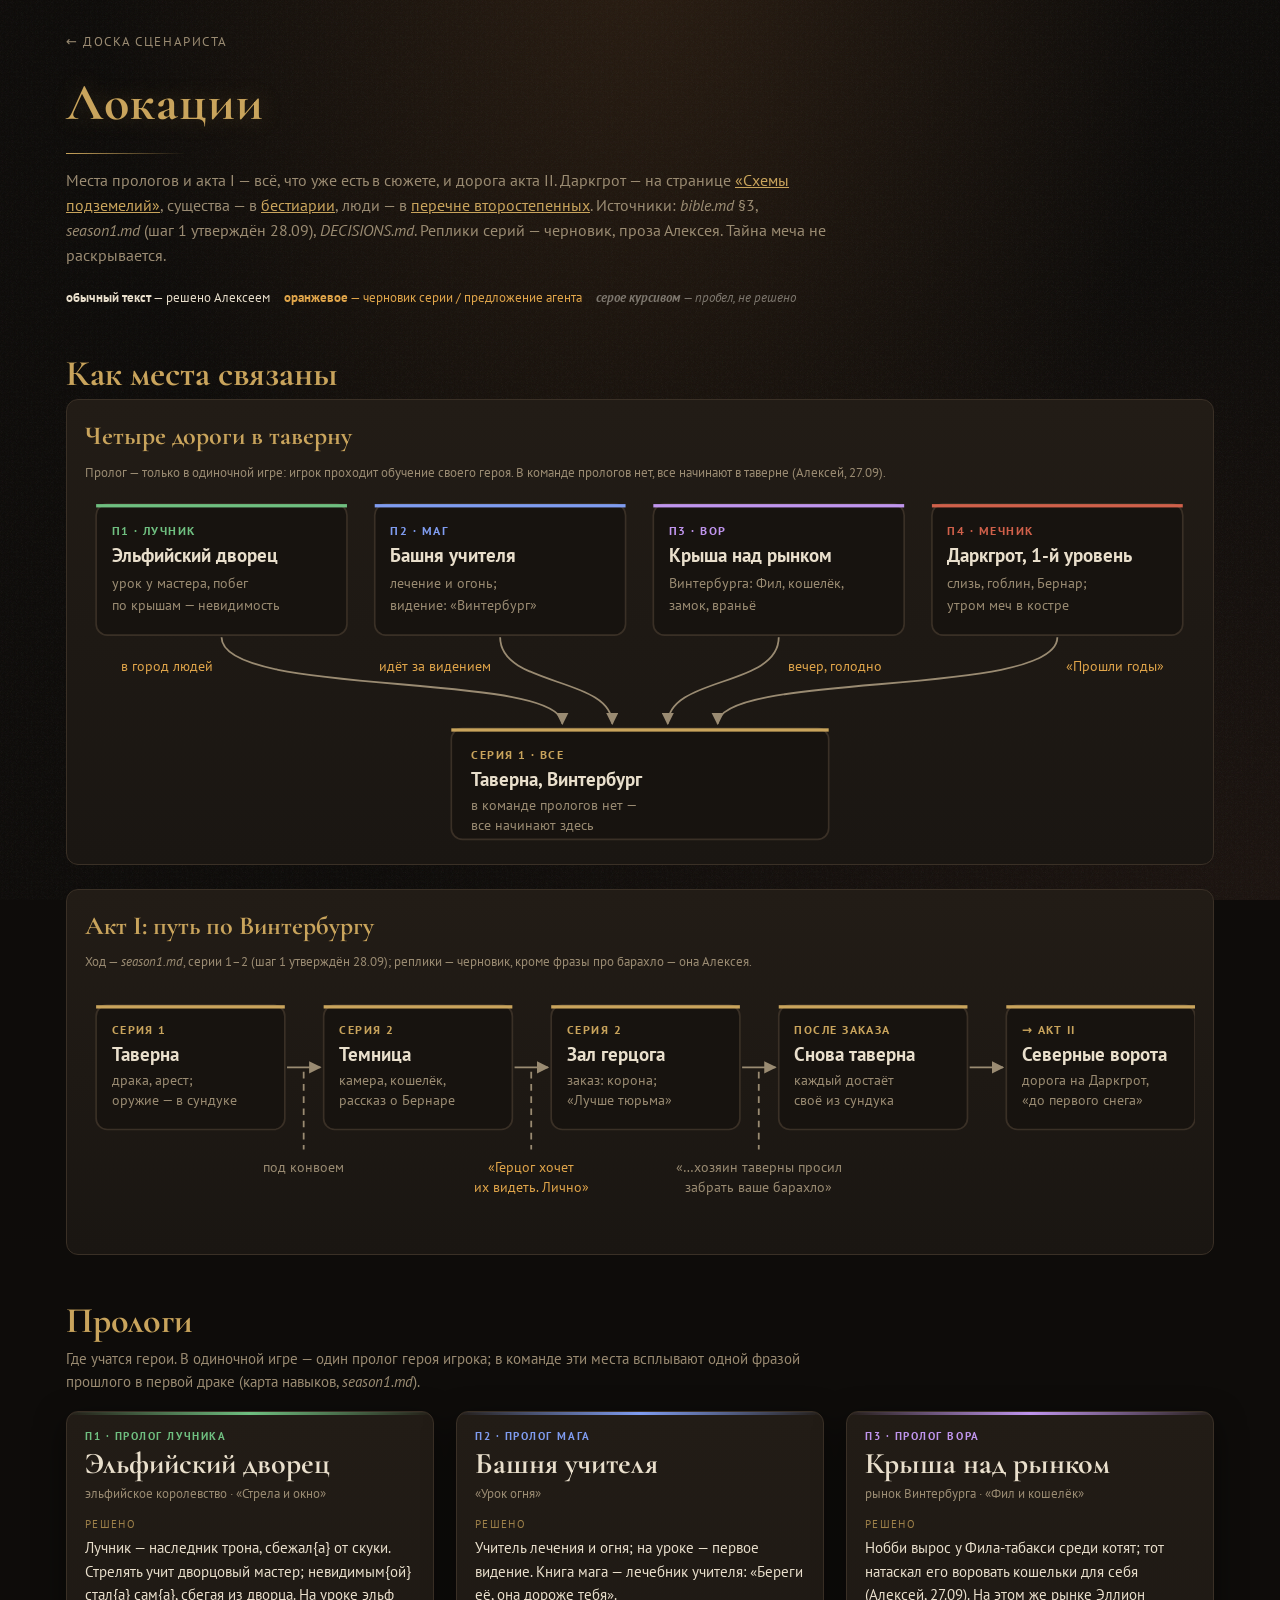
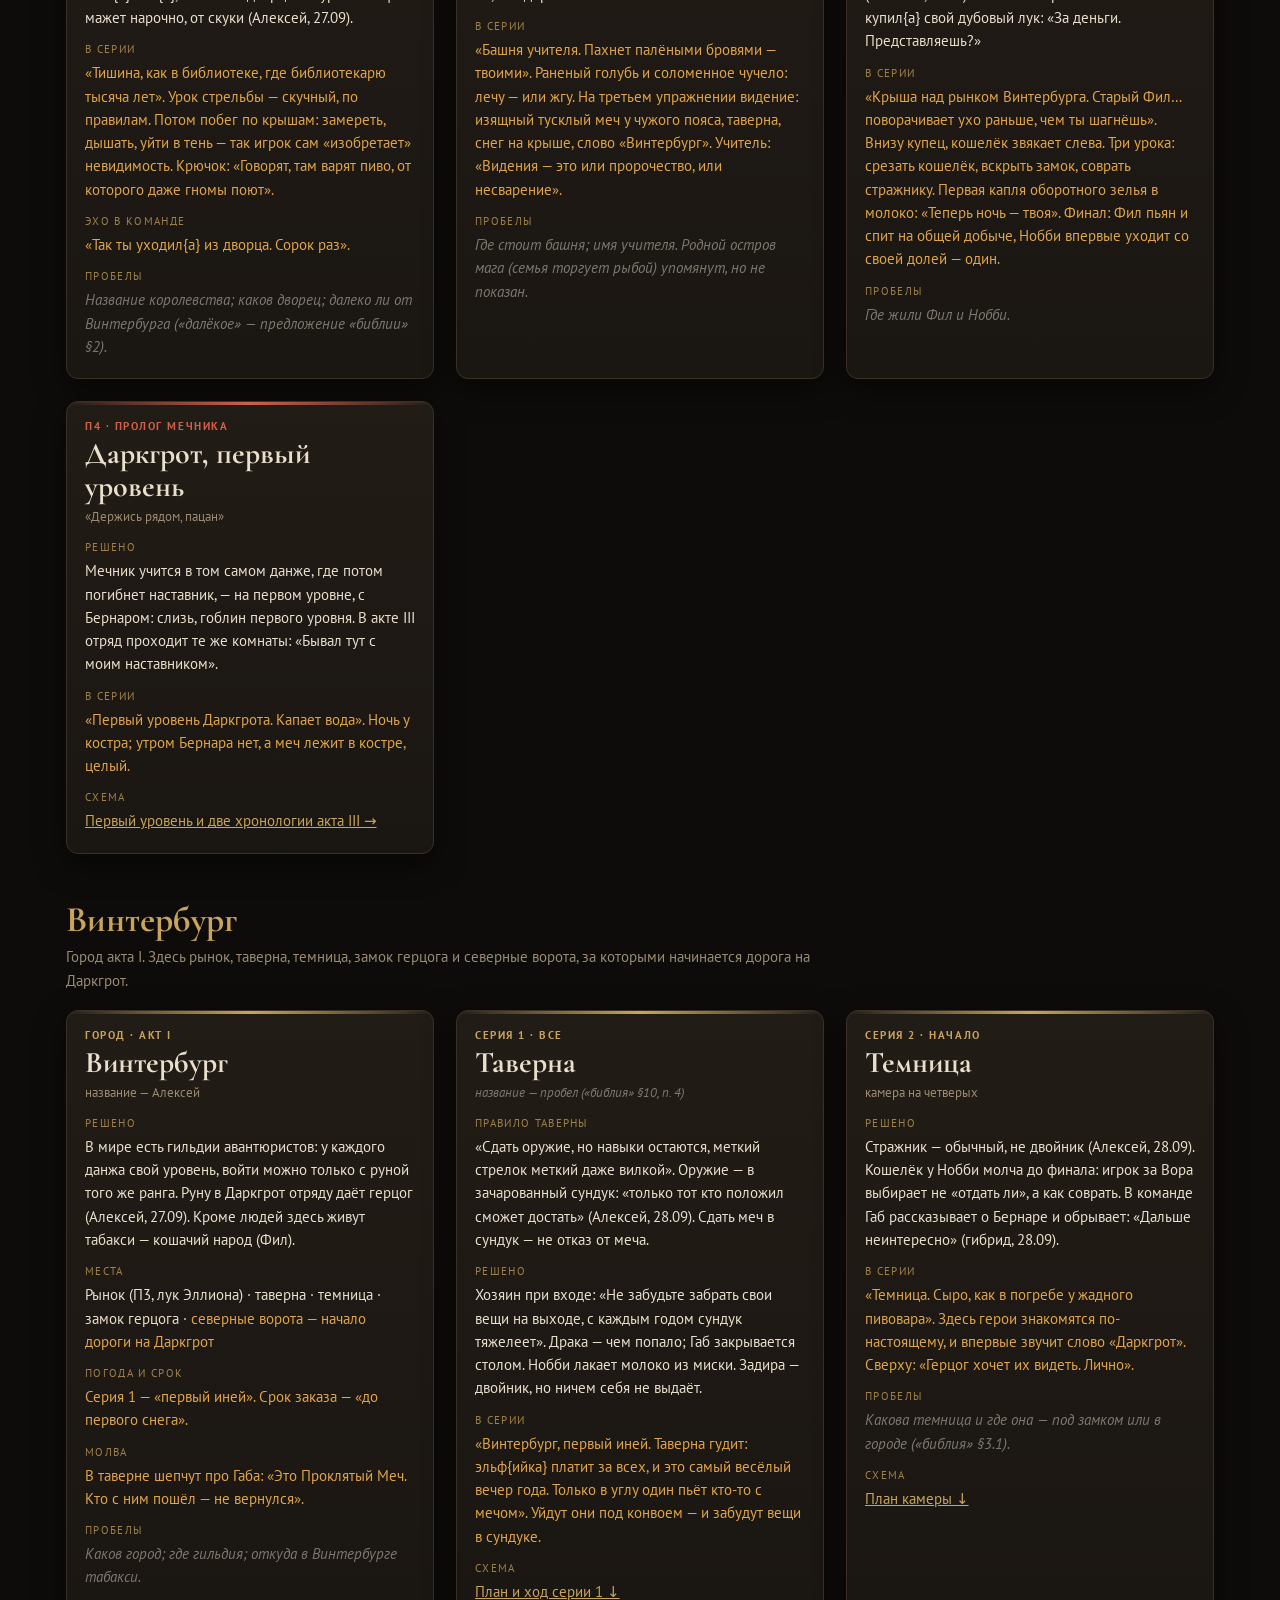
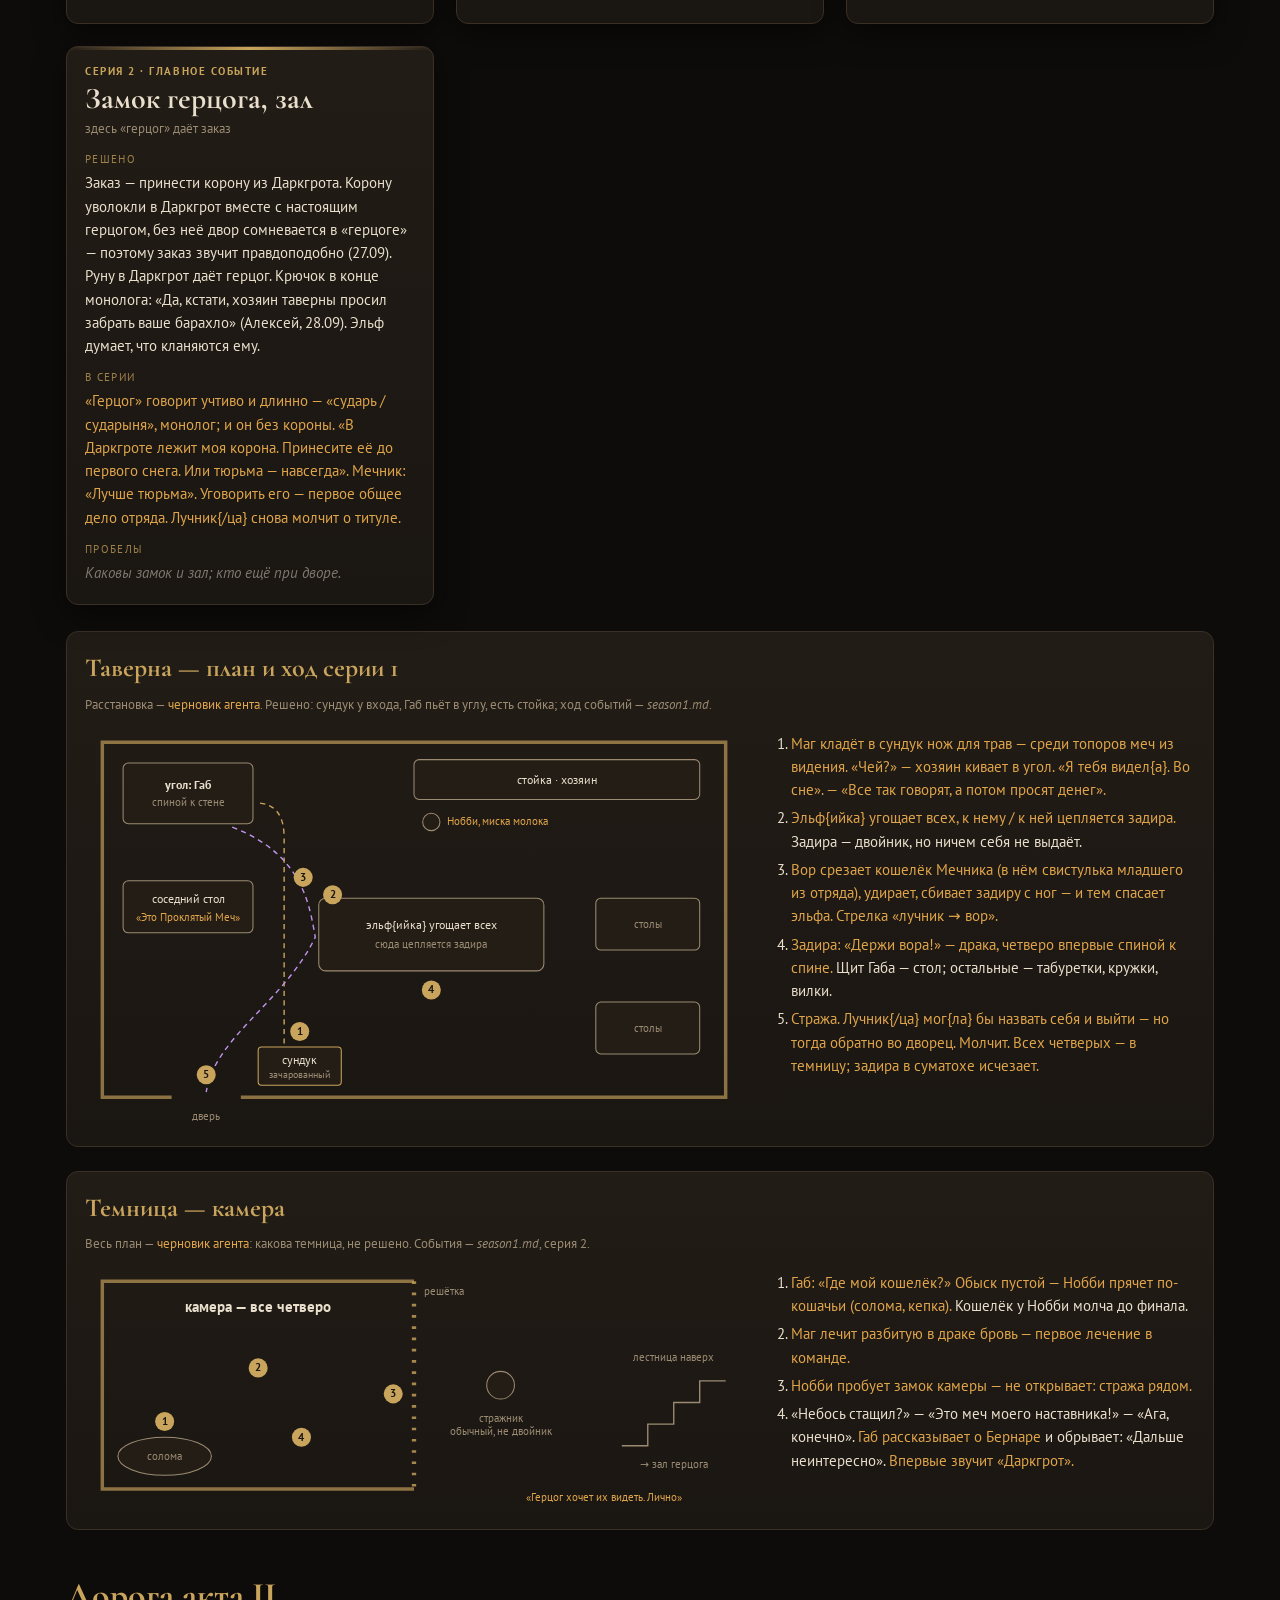
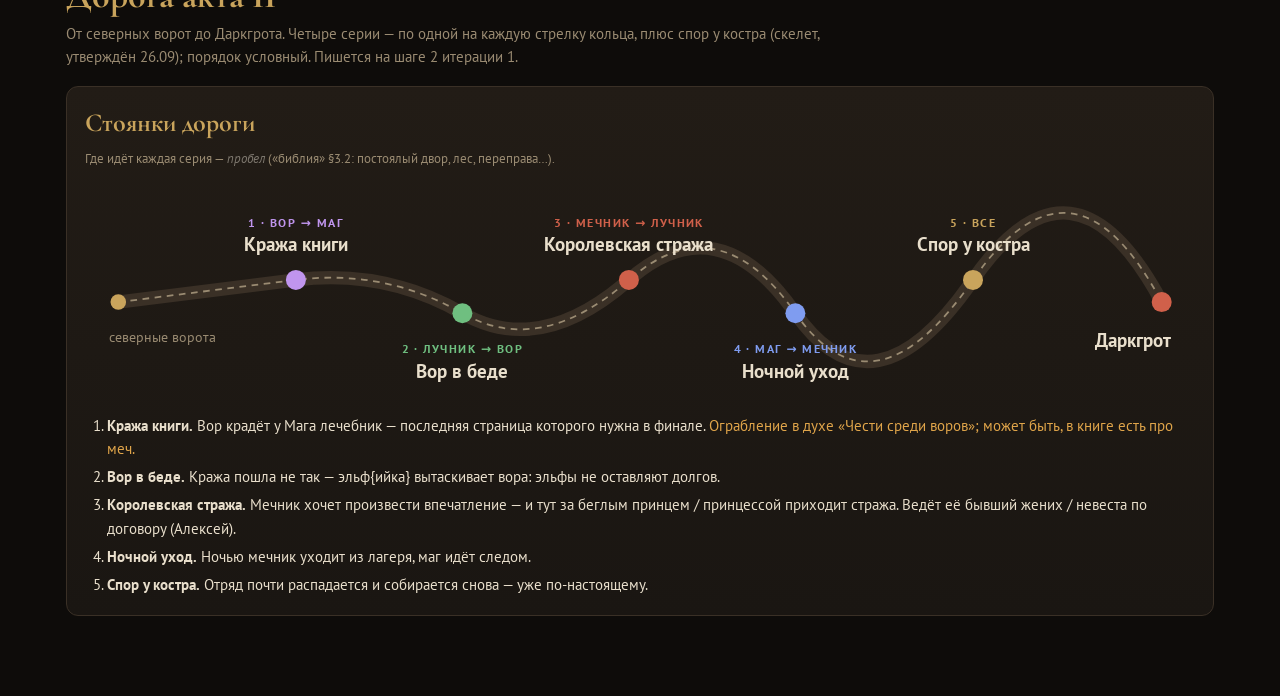
<file: docs/visual/locations.html>
<!doctype html>
<html lang="ru">
<head>
<meta charset="utf-8">
<meta name="viewport" content="width=device-width, initial-scale=1">
<title>Локации</title>
<link href="https://fonts.googleapis.com/css2?family=Cormorant+Garamond:wght@600;700&family=PT+Sans:wght@400;700&display=swap" rel="stylesheet">
<link rel="stylesheet" href="style.css">
</head>
<body>
<div class="wrap">
<nav><a href="index.html">← Доска сценариста</a></nav>
<h1>Локации</h1>
<p class="lead">Места прологов и акта I — всё, что уже есть в сюжете, и дорога акта II. Даркгрот — на странице <a href="dungeons.html">«Схемы подземелий»</a>, существа — в <a href="bestiary.html">бестиарии</a>, люди — в <a href="heroes.html#secondary">перечне второстепенных</a>. Источники: <i>bible.md</i> §3, <i>season1.md</i> (шаг 1 утверждён 28.09), <i>DECISIONS.md</i>. Реплики серий — черновик, проза Алексея. Тайна меча не раскрывается.</p>
<div class="legend">
  <span class="ok"><b>обычный текст</b> — решено Алексеем</span>
  <span class="dr"><b>оранжевое</b> — черновик серии / предложение агента</span>
  <span class="gp"><b>серое курсивом</b> — пробел, не решено</span>
</div>

<h2 class="sec">Как места связаны</h2>

<section class="scheme">
  <h3>Четыре дороги в таверну</h3>
  <p class="note">Пролог — только в одиночной игре: игрок проходит обучение своего героя. В команде прологов нет, все начинают в таверне (Алексей, 27.09).</p>
  <div class="scroll">
  <svg class="sv" viewBox="0 0 1000 322" style="min-width:720px" role="img" aria-label="Четыре пролога ведут в таверну Винтербурга">
    <defs><marker id="ah1" viewBox="0 0 10 10" refX="9" refY="5" markerWidth="7" markerHeight="7" orient="auto"><path class="arrowhead" d="M0,0 L10,5 L0,10 z"/></marker></defs>
    <g style="--c:var(--bow)"><rect class="box" x="10" y="10" width="226" height="118" rx="10"/><rect class="acc" x="10" y="10" width="226" height="3"/>
      <text class="k" x="24" y="38">П1 · ЛУЧНИК</text><text class="h" x="24" y="62">Эльфийский дворец</text>
      <text class="s" x="24" y="86">урок у мастера, побег</text><text class="s" x="24" y="105">по крышам — невидимость</text></g>
    <g style="--c:var(--mage)"><rect class="box" x="261" y="10" width="226" height="118" rx="10"/><rect class="acc" x="261" y="10" width="226" height="3"/>
      <text class="k" x="275" y="38">П2 · МАГ</text><text class="h" x="275" y="62">Башня учителя</text>
      <text class="s" x="275" y="86">лечение и огонь;</text><text class="s" x="275" y="105">видение: «Винтербург»</text></g>
    <g style="--c:var(--thief)"><rect class="box" x="512" y="10" width="226" height="118" rx="10"/><rect class="acc" x="512" y="10" width="226" height="3"/>
      <text class="k" x="526" y="38">П3 · ВОР</text><text class="h" x="526" y="62">Крыша над рынком</text>
      <text class="s" x="526" y="86">Винтербурга: Фил, кошелёк,</text><text class="s" x="526" y="105">замок, враньё</text></g>
    <g style="--c:var(--sword)"><rect class="box" x="763" y="10" width="226" height="118" rx="10"/><rect class="acc" x="763" y="10" width="226" height="3"/>
      <text class="k" x="777" y="38">П4 · МЕЧНИК</text><text class="h" x="777" y="62">Даркгрот, 1-й уровень</text>
      <text class="s" x="777" y="86">слизь, гоблин, Бернар;</text><text class="s" x="777" y="105">утром меч в костре</text></g>
    <path class="ln" d="M123,130 C123,185 430,160 430,208" marker-end="url(#ah1)"/>
    <path class="ln" d="M374,130 C374,175 475,165 475,208" marker-end="url(#ah1)"/>
    <path class="ln" d="M625,130 C625,175 525,165 525,208" marker-end="url(#ah1)"/>
    <path class="ln" d="M876,130 C876,185 570,160 570,208" marker-end="url(#ah1)"/>
    <text class="s dr" x="115" y="160" text-anchor="end">в город людей</text>
    <text class="s dr" x="366" y="160" text-anchor="end">идёт за видением</text>
    <text class="s dr" x="633" y="160">вечер, голодно</text>
    <text class="s dr" x="884" y="160">«Прошли годы»</text>
    <g style="--c:var(--gold)"><rect class="box" x="330" y="212" width="340" height="100" rx="10"/><rect class="acc" x="330" y="212" width="340" height="3"/>
      <text class="k" x="348" y="240">СЕРИЯ 1 · ВСЕ</text><text class="h" x="348" y="264">Таверна, Винтербург</text>
      <text class="s" x="348" y="286">в команде прологов нет —</text><text class="s" x="348" y="304">все начинают здесь</text></g>
  </svg>
  </div>
</section>

<section class="scheme">
  <h3>Акт I: путь по Винтербургу</h3>
  <p class="note">Ход — <i>season1.md</i>, серии 1–2 (шаг 1 утверждён 28.09); реплики — черновик, кроме фразы про барахло — она Алексея.</p>
  <div class="scroll">
  <svg class="sv" viewBox="0 0 1000 232" style="min-width:720px" role="img" aria-label="Таверна, темница, зал герцога, снова таверна, северные ворота">
    <defs><marker id="ah2" viewBox="0 0 10 10" refX="9" refY="5" markerWidth="7" markerHeight="7" orient="auto"><path class="arrowhead" d="M0,0 L10,5 L0,10 z"/></marker></defs>
    <g style="--c:var(--gold)">
      <rect class="box" x="10" y="20" width="170" height="112" rx="10"/><rect class="acc" x="10" y="20" width="170" height="3"/>
      <text class="k" x="24" y="46">СЕРИЯ 1</text><text class="h" x="24" y="70">Таверна</text><text class="s" x="24" y="92">драка, арест;</text><text class="s" x="24" y="110">оружие — в сундуке</text>
      <rect class="box" x="215" y="20" width="170" height="112" rx="10"/><rect class="acc" x="215" y="20" width="170" height="3"/>
      <text class="k" x="229" y="46">СЕРИЯ 2</text><text class="h" x="229" y="70">Темница</text><text class="s" x="229" y="92">камера, кошелёк,</text><text class="s" x="229" y="110">рассказ о Бернаре</text>
      <rect class="box" x="420" y="20" width="170" height="112" rx="10"/><rect class="acc" x="420" y="20" width="170" height="3"/>
      <text class="k" x="434" y="46">СЕРИЯ 2</text><text class="h" x="434" y="70">Зал герцога</text><text class="s" x="434" y="92">заказ: корона;</text><text class="s" x="434" y="110">«Лучше тюрьма»</text>
      <rect class="box" x="625" y="20" width="170" height="112" rx="10"/><rect class="acc" x="625" y="20" width="170" height="3"/>
      <text class="k" x="639" y="46">ПОСЛЕ ЗАКАЗА</text><text class="h" x="639" y="70">Снова таверна</text><text class="s" x="639" y="92">каждый достаёт</text><text class="s" x="639" y="110">своё из сундука</text>
      <rect class="box" x="830" y="20" width="170" height="112" rx="10"/><rect class="acc" x="830" y="20" width="170" height="3"/>
      <text class="k" x="844" y="46">→ АКТ II</text><text class="h" x="844" y="70">Северные ворота</text><text class="s" x="844" y="92">дорога на Даркгрот,</text><text class="s" x="844" y="110">«до первого снега»</text>
    </g>
    <path class="ln" d="M182,76 L212,76" marker-end="url(#ah2)"/>
    <path class="ln" d="M387,76 L417,76" marker-end="url(#ah2)"/>
    <path class="ln" d="M592,76 L622,76" marker-end="url(#ah2)"/>
    <path class="ln" d="M797,76 L827,76" marker-end="url(#ah2)"/>
    <path class="ln dash" d="M197,80 L197,150"/><path class="ln dash" d="M402,80 L402,150"/><path class="ln dash" d="M607,80 L607,150"/>
    <text class="s" x="197" y="170" text-anchor="middle">под конвоем</text>
    <text class="s dr" x="402" y="170" text-anchor="middle">«Герцог хочет</text><text class="s dr" x="402" y="188" text-anchor="middle">их видеть. Лично»</text>
    <text class="s" x="607" y="170" text-anchor="middle">«…хозяин таверны просил</text><text class="s" x="607" y="188" text-anchor="middle">забрать ваше барахло»</text>
  </svg>
  </div>
</section>

<h2 class="sec">Прологи</h2>
<p class="sec-lead">Где учатся герои. В одиночной игре — один пролог героя игрока; в команде эти места всплывают одной фразой прошлого в первой драке (карта навыков, <i>season1.md</i>).</p>
<div class="grid wide">

<article class="card plain" id="palace" style="--c:var(--bow)">
  <div class="body">
    <div class="role">П1 · пролог Лучника</div>
    <h2>Эльфийский дворец</h2>
    <div class="names">эльфийское королевство · «Стрела и окно»</div>
    <dl>
      <dt>Решено</dt><dd>Лучник — наследник трона, сбежал{а} от скуки. Стрелять учит дворцовый мастер; невидимым{ой} стал{а} сам{а}, сбегая из дворца. На уроке эльф мажет нарочно, от скуки (Алексей, 27.09).</dd>
      <dt>В серии</dt><dd class="dr">«Тишина, как в библиотеке, где библиотекарю тысяча лет». Урок стрельбы — скучный, по правилам. Потом побег по крышам: замереть, дышать, уйти в тень — так игрок сам «изобретает» невидимость. Крючок: «Говорят, там варят пиво, от которого даже гномы поют».</dd>
      <dt>Эхо в команде</dt><dd class="dr">«Так ты уходил{а} из дворца. Сорок раз».</dd>
      <dt>Пробелы</dt><dd class="gp">Название королевства; каков дворец; далеко ли от Винтербурга («далёкое» — предложение «библии» §2).</dd>
    </dl>
  </div>
</article>

<article class="card plain" id="tower" style="--c:var(--mage)">
  <div class="body">
    <div class="role">П2 · пролог Мага</div>
    <h2>Башня учителя</h2>
    <div class="names">«Урок огня»</div>
    <dl>
      <dt>Решено</dt><dd>Учитель лечения и огня; на уроке — первое видение. Книга мага — лечебник учителя: «Береги её, она дороже тебя».</dd>
      <dt>В серии</dt><dd class="dr">«Башня учителя. Пахнет палёными бровями — твоими». Раненый голубь и соломенное чучело: лечу — или жгу. На третьем упражнении видение: изящный тусклый меч у чужого пояса, таверна, снег на крыше, слово «Винтербург». Учитель: «Видения — это или пророчество, или несварение».</dd>
      <dt>Пробелы</dt><dd class="gp">Где стоит башня; имя учителя. Родной остров мага (семья торгует рыбой) упомянут, но не показан.</dd>
    </dl>
  </div>
</article>

<article class="card plain" id="market-roof" style="--c:var(--thief)">
  <div class="body">
    <div class="role">П3 · пролог Вора</div>
    <h2>Крыша над рынком</h2>
    <div class="names">рынок Винтербурга · «Фил и кошелёк»</div>
    <dl>
      <dt>Решено</dt><dd>Нобби вырос у Фила-табакси среди котят; тот натаскал его воровать кошельки для себя (Алексей, 27.09). На этом же рынке Эллион купил{а} свой дубовый лук: «За деньги. Представляешь?»</dd>
      <dt>В серии</dt><dd class="dr">«Крыша над рынком Винтербурга. Старый Фил… поворачивает ухо раньше, чем ты шагнёшь». Внизу купец, кошелёк звякает слева. Три урока: срезать кошелёк, вскрыть замок, соврать стражнику. Первая капля оборотного зелья в молоко: «Теперь ночь — твоя». Финал: Фил пьян и спит на общей добыче, Нобби впервые уходит со своей долей — один.</dd>
      <dt>Пробелы</dt><dd class="gp">Где жили Фил и Нобби.</dd>
    </dl>
  </div>
</article>

<article class="card plain" id="darkgrot-1" style="--c:var(--sword)">
  <div class="body">
    <div class="role">П4 · пролог Мечника</div>
    <h2>Даркгрот, первый уровень</h2>
    <div class="names">«Держись рядом, пацан»</div>
    <dl>
      <dt>Решено</dt><dd>Мечник учится в том самом данже, где потом погибнет наставник, — на первом уровне, с Бернаром: слизь, гоблин первого уровня. В акте III отряд проходит те же комнаты: «Бывал тут с моим наставником».</dd>
      <dt>В серии</dt><dd class="dr">«Первый уровень Даркгрота. Капает вода». Ночь у костра; утром Бернара нет, а меч лежит в костре, целый.</dd>
      <dt>Схема</dt><dd><a href="dungeons.html#level-1">Первый уровень и две хронологии акта III →</a></dd>
    </dl>
  </div>
</article>

</div>

<h2 class="sec">Винтербург</h2>
<p class="sec-lead">Город акта I. Здесь рынок, таверна, темница, замок герцога и северные ворота, за которыми начинается дорога на Даркгрот.</p>
<div class="grid wide">

<article class="card plain" id="winterburg" style="--c:var(--gold)">
  <div class="body">
    <div class="role">Город · акт I</div>
    <h2>Винтербург</h2>
    <div class="names">название — Алексей</div>
    <dl>
      <dt>Решено</dt><dd>В мире есть гильдии авантюристов: у каждого данжа свой уровень, войти можно только с руной того же ранга. Руну в Даркгрот отряду даёт герцог (Алексей, 27.09). Кроме людей здесь живут табакси — кошачий народ (Фил).</dd>
      <dt>Места</dt><dd>Рынок (П3, лук Эллиона) · таверна · темница · замок герцога · <span class="dr">северные ворота — начало дороги на Даркгрот</span></dd>
      <dt>Погода и срок</dt><dd class="dr">Серия 1 — «первый иней». Срок заказа — «до первого снега».</dd>
      <dt>Молва</dt><dd class="dr">В таверне шепчут про Габа: «Это Проклятый Меч. Кто с ним пошёл — не вернулся».</dd>
      <dt>Пробелы</dt><dd class="gp">Каков город; где гильдия; откуда в Винтербурге табакси.</dd>
    </dl>
  </div>
</article>

<article class="card plain" id="tavern" style="--c:var(--gold)">
  <div class="body">
    <div class="role">Серия 1 · все</div>
    <h2>Таверна</h2>
    <div class="names"><span class="gp">название — пробел («библия» §10, п. 4)</span></div>
    <dl>
      <dt>Правило таверны</dt><dd>«Сдать оружие, но навыки остаются, меткий стрелок меткий даже вилкой». Оружие — в зачарованный сундук: «только тот кто положил сможет достать» (Алексей, 28.09). Сдать меч в сундук — не отказ от меча.</dd>
      <dt>Решено</dt><dd>Хозяин при входе: «Не забудьте забрать свои вещи на выходе, с каждым годом сундук тяжелеет». Драка — чем попало; Габ закрывается столом. Нобби лакает молоко из миски. Задира — двойник, но ничем себя не выдаёт.</dd>
      <dt>В серии</dt><dd class="dr">«Винтербург, первый иней. Таверна гудит: эльф{ийка} платит за всех, и это самый весёлый вечер года. Только в углу один пьёт кто-то с мечом». Уйдут они под конвоем — и забудут вещи в сундуке.</dd>
      <dt>Схема</dt><dd><a href="#tavern-plan">План и ход серии 1 ↓</a></dd>
    </dl>
  </div>
</article>

<article class="card plain" id="prison" style="--c:var(--gold)">
  <div class="body">
    <div class="role">Серия 2 · начало</div>
    <h2>Темница</h2>
    <div class="names">камера на четверых</div>
    <dl>
      <dt>Решено</dt><dd>Стражник — обычный, не двойник (Алексей, 28.09). Кошелёк у Нобби молча до финала: игрок за Вора выбирает не «отдать ли», а как соврать. В команде Габ рассказывает о Бернаре и обрывает: «Дальше неинтересно» (гибрид, 28.09).</dd>
      <dt>В серии</dt><dd class="dr">«Темница. Сыро, как в погребе у жадного пивовара». Здесь герои знакомятся по-настоящему, и впервые звучит слово «Даркгрот». Сверху: «Герцог хочет их видеть. Лично».</dd>
      <dt>Пробелы</dt><dd class="gp">Какова темница и где она — под замком или в городе («библия» §3.1).</dd>
      <dt>Схема</dt><dd><a href="#prison-plan">План камеры ↓</a></dd>
    </dl>
  </div>
</article>

<article class="card plain" id="hall" style="--c:var(--gold)">
  <div class="body">
    <div class="role">Серия 2 · главное событие</div>
    <h2>Замок герцога, зал</h2>
    <div class="names">здесь «герцог» даёт заказ</div>
    <dl>
      <dt>Решено</dt><dd>Заказ — принести корону из Даркгрота. Корону уволокли в Даркгрот вместе с настоящим герцогом, без неё двор сомневается в «герцоге» — поэтому заказ звучит правдоподобно (27.09). Руну в Даркгрот даёт герцог. Крючок в конце монолога: «Да, кстати, хозяин таверны просил забрать ваше барахло» (Алексей, 28.09). Эльф думает, что кланяются ему.</dd>
      <dt>В серии</dt><dd class="dr">«Герцог» говорит учтиво и длинно — «сударь / сударыня», монолог; и он без короны. «В Даркгроте лежит моя корона. Принесите её до первого снега. Или тюрьма — навсегда». Мечник: «Лучше тюрьма». Уговорить его — первое общее дело отряда. Лучник{/ца} снова молчит о титуле.</dd>
      <dt>Пробелы</dt><dd class="gp">Каковы замок и зал; кто ещё при дворе.</dd>
    </dl>
  </div>
</article>

</div>

<section class="scheme" id="tavern-plan" style="margin-top:26px">
  <h3>Таверна — план и ход серии 1</h3>
  <p class="note">Расстановка — <span class="dr">черновик агента</span>. Решено: сундук у входа, Габ пьёт в углу, есть стойка; ход событий — <i>season1.md</i>.</p>
  <div class="split">
  <div class="scroll">
  <svg class="sv" viewBox="0 0 760 470" style="min-width:520px" role="img" aria-label="План таверны с пятью событиями серии 1">
    <path class="wall" d="M100,430 L20,430 L20,20 L740,20 L740,430 L180,430"/>
    <text class="s" x="140" y="456" text-anchor="middle">дверь</text>
    <rect class="obj" x="44" y="44" width="150" height="70" rx="6"/>
    <text x="119" y="74" text-anchor="middle" font-weight="700">угол: Габ</text><text class="s" x="119" y="94" text-anchor="middle">спиной к стене</text>
    <rect class="obj" x="44" y="180" width="150" height="60" rx="6"/>
    <text x="119" y="206" text-anchor="middle">соседний стол</text><text class="s dr" x="119" y="226" text-anchor="middle">«Это Проклятый Меч»</text>
    <rect class="obj" x="380" y="40" width="330" height="46" rx="6"/>
    <text x="545" y="68" text-anchor="middle">стойка · хозяин</text>
    <circle class="obj" cx="400" cy="112" r="10"/><text class="s dr" x="418" y="116">Нобби, миска молока</text>
    <rect class="obj" x="270" y="200" width="260" height="84" rx="8"/>
    <text x="400" y="236" text-anchor="middle">эльф{ийка} угощает всех</text><text class="s" x="400" y="258" text-anchor="middle">сюда цепляется задира</text>
    <rect class="obj" x="590" y="200" width="120" height="60" rx="6"/><rect class="obj" x="590" y="320" width="120" height="60" rx="6"/>
    <text class="s" x="650" y="235" text-anchor="middle">столы</text><text class="s" x="650" y="355" text-anchor="middle">столы</text>
    <rect class="obj" x="200" y="372" width="96" height="44" rx="4" style="stroke:var(--gold)"/>
    <text x="248" y="392" text-anchor="middle">сундук</text><text class="s" x="248" y="408" text-anchor="middle" style="font-size:11px">зачарованный</text>
    <path class="ln gold dash" d="M230,368 L230,130 Q230,92 200,90"/>
    <path class="ln dash" style="stroke:var(--thief)" d="M170,118 C255,150 260,215 266,245 C230,320 150,360 140,424"/>
    <g class="num"><circle cx="248" cy="354" r="11"/><text x="248" y="358">1</text></g>
    <g class="num"><circle cx="286" cy="196" r="11"/><text x="286" y="200">2</text></g>
    <g class="num"><circle cx="252" cy="176" r="11"/><text x="252" y="180">3</text></g>
    <g class="num"><circle cx="400" cy="306" r="11"/><text x="400" y="310">4</text></g>
    <g class="num"><circle cx="140" cy="404" r="11"/><text x="140" y="408">5</text></g>
  </svg>
  </div>
  <ol class="steps">
    <li><span class="dr">Маг кладёт в сундук нож для трав — среди топоров меч из видения. «Чей?» — хозяин кивает в угол. «Я тебя видел{а}. Во сне». — «Все так говорят, а потом просят денег».</span></li>
    <li><span class="dr">Эльф{ийка} угощает всех, к нему / к ней цепляется задира.</span> Задира — двойник, но ничем себя не выдаёт.</li>
    <li><span class="dr">Вор срезает кошелёк Мечника (в нём свистулька младшего из отряда), удирает, сбивает задиру с ног — и тем спасает эльфа. Стрелка «лучник → вор».</span></li>
    <li><span class="dr">Задира: «Держи вора!» — драка, четверо впервые спиной к спине.</span> Щит Габа — стол; остальные — табуретки, кружки, вилки.</li>
    <li><span class="dr">Стража. Лучник{/ца} мог{ла} бы назвать себя и выйти — но тогда обратно во дворец. Молчит. Всех четверых — в темницу; задира в суматохе исчезает.</span></li>
  </ol>
  </div>
</section>

<section class="scheme" id="prison-plan">
  <h3>Темница — камера</h3>
  <p class="note">Весь план — <span class="dr">черновик агента</span>: какова темница, не решено. События — <i>season1.md</i>, серия 2.</p>
  <div class="split">
  <div class="scroll">
  <svg class="sv" viewBox="0 0 760 290" style="min-width:520px" role="img" aria-label="План камеры темницы">
    <path class="wall" d="M380,20 L20,20 L20,260 L380,260"/>
    <line x1="380" y1="20" x2="380" y2="260" style="stroke:var(--gold);stroke-width:5;stroke-dasharray:3 10;opacity:.8"/>
    <text class="s" x="392" y="36">решётка</text>
    <text class="h" x="200" y="56" text-anchor="middle">камера — все четверо</text>
    <ellipse class="obj" cx="92" cy="222" rx="54" ry="22"/><text class="s" x="92" y="226" text-anchor="middle">солома</text>
    <circle class="obj" cx="480" cy="140" r="16"/>
    <text class="s" x="480" y="182" text-anchor="middle">стражник</text><text class="s" x="480" y="198" text-anchor="middle">обычный, не двойник</text>
    <g class="ln"><path class="ln" d="M620,210 L650,210 L650,185 L680,185 L680,160 L710,160 L710,135 L740,135"/></g>
    <text class="s" x="680" y="112" text-anchor="middle">лестница наверх</text><text class="s" x="680" y="236" text-anchor="middle">→ зал герцога</text>
    <text class="s dr" x="600" y="274" text-anchor="middle">«Герцог хочет их видеть. Лично»</text>
    <g class="num"><circle cx="92" cy="182" r="11"/><text x="92" y="186">1</text></g>
    <g class="num"><circle cx="200" cy="120" r="11"/><text x="200" y="124">2</text></g>
    <g class="num"><circle cx="356" cy="150" r="11"/><text x="356" y="154">3</text></g>
    <g class="num"><circle cx="250" cy="200" r="11"/><text x="250" y="204">4</text></g>
  </svg>
  </div>
  <ol class="steps">
    <li><span class="dr">Габ: «Где мой кошелёк?» Обыск пустой — Нобби прячет по-кошачьи (солома, кепка).</span> Кошелёк у Нобби молча до финала.</li>
    <li><span class="dr">Маг лечит разбитую в драке бровь — первое лечение в команде.</span></li>
    <li><span class="dr">Нобби пробует замок камеры — не открывает: стража рядом.</span></li>
    <li>«Небось стащил?» — «Это меч моего наставника!» — «Ага, конечно». <span class="dr">Габ рассказывает о Бернаре</span> и обрывает: «Дальше неинтересно». <span class="dr">Впервые звучит «Даркгрот».</span></li>
  </ol>
  </div>
</section>

<h2 class="sec" id="road">Дорога акта II</h2>
<p class="sec-lead">От северных ворот до Даркгрота. Четыре серии — по одной на каждую стрелку кольца, плюс спор у костра (скелет, утверждён 26.09); порядок условный. Пишется на шаге 2 итерации 1.</p>

<section class="scheme">
  <h3>Стоянки дороги</h3>
  <p class="note">Где идёт каждая серия — <span class="gp">пробел</span> («библия» §3.2: постоялый двор, лес, переправа…).</p>
  <div class="scroll">
  <svg class="sv" viewBox="0 0 1000 200" style="min-width:720px" role="img" aria-label="Пять стоянок на дороге от северных ворот до Даркгрота">
    <path d="M30,110 Q110,100 190,90 T340,120 T490,90 T640,120 T800,90 T970,110" fill="none" style="stroke:var(--line);stroke-width:12;stroke-linecap:round"/>
    <path class="ln dash" d="M30,110 Q110,100 190,90 T340,120 T490,90 T640,120 T800,90 T970,110"/>
    <circle cx="30" cy="110" r="7" style="fill:var(--gold)"/><circle cx="970" cy="110" r="9" style="fill:var(--sword)"/>
    <text class="s" x="22" y="146">северные ворота</text>
    <text class="h" x="978" y="150" text-anchor="end">Даркгрот</text>
    <g style="--c:var(--thief)"><circle class="acc" cx="190" cy="90" r="9"/><text class="k" x="190" y="42" text-anchor="middle">1 · ВОР → МАГ</text><text class="h" x="190" y="64" text-anchor="middle">Кража книги</text></g>
    <g style="--c:var(--bow)"><circle class="acc" cx="340" cy="120" r="9"/><text class="k" x="340" y="156" text-anchor="middle">2 · ЛУЧНИК → ВОР</text><text class="h" x="340" y="178" text-anchor="middle">Вор в беде</text></g>
    <g style="--c:var(--sword)"><circle class="acc" cx="490" cy="90" r="9"/><text class="k" x="490" y="42" text-anchor="middle">3 · МЕЧНИК → ЛУЧНИК</text><text class="h" x="490" y="64" text-anchor="middle">Королевская стража</text></g>
    <g style="--c:var(--mage)"><circle class="acc" cx="640" cy="120" r="9"/><text class="k" x="640" y="156" text-anchor="middle">4 · МАГ → МЕЧНИК</text><text class="h" x="640" y="178" text-anchor="middle">Ночной уход</text></g>
    <g style="--c:var(--gold)"><circle class="acc" cx="800" cy="90" r="9"/><text class="k" x="800" y="42" text-anchor="middle">5 · ВСЕ</text><text class="h" x="800" y="64" text-anchor="middle">Спор у костра</text></g>
  </svg>
  </div>
  <ol class="steps">
    <li><b>Кража книги.</b> Вор крадёт у Мага лечебник — последняя страница которого нужна в финале. <span class="dr">Ограбление в духе «Чести среди воров»; может быть, в книге есть про меч.</span></li>
    <li><b>Вор в беде.</b> Кража пошла не так — эльф{ийка} вытаскивает вора: эльфы не оставляют долгов.</li>
    <li><b>Королевская стража.</b> Мечник хочет произвести впечатление — и тут за беглым принцем / принцессой приходит стража. Ведёт её бывший жених / невеста по договору (Алексей).</li>
    <li><b>Ночной уход.</b> Ночью мечник уходит из лагеря, маг идёт следом.</li>
    <li><b>Спор у костра.</b> Отряд почти распадается и собирается снова — уже по-настоящему.</li>
  </ol>
</section>

</div>
</body>
</html>
</file>
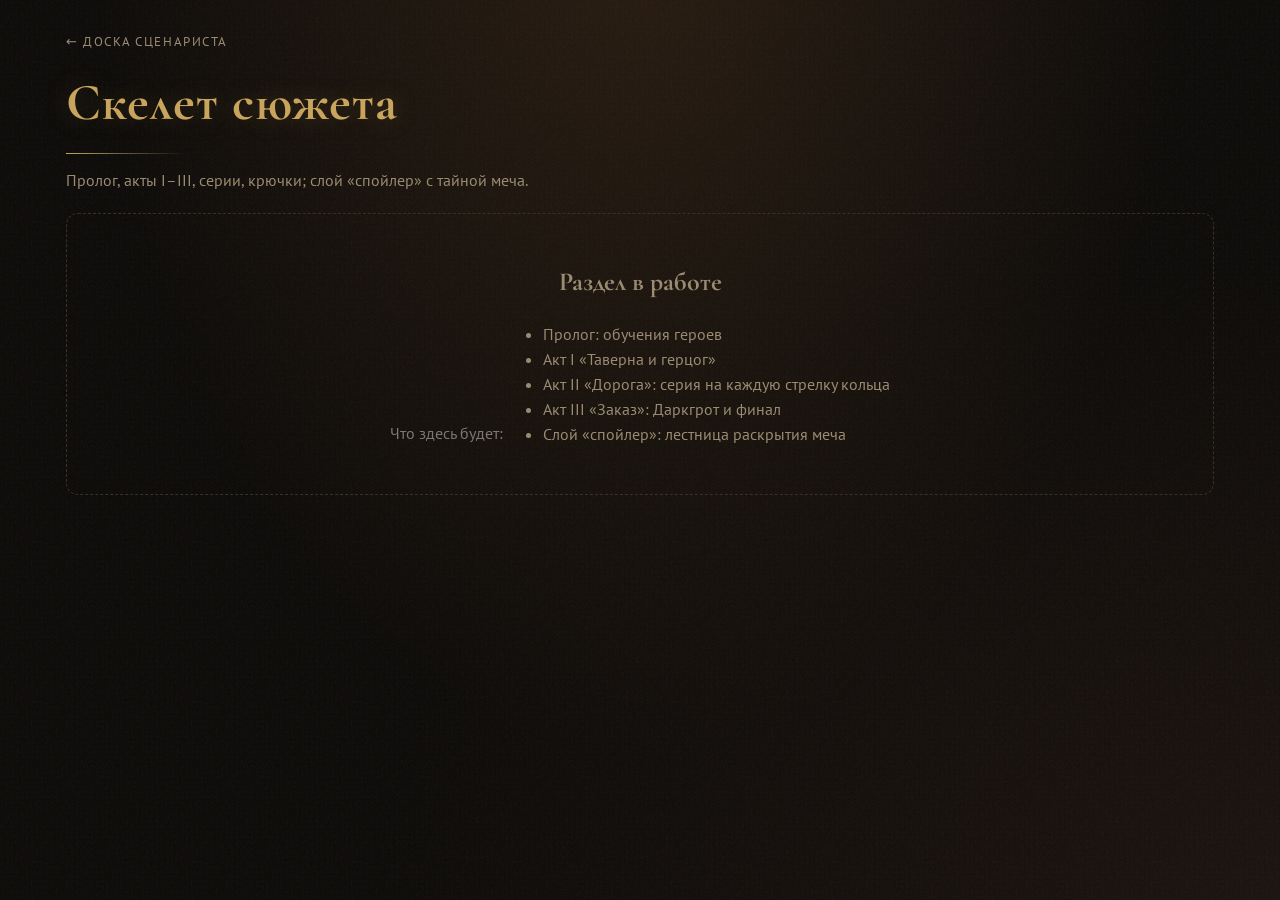
<file: docs/visual/plot.html>
<!doctype html>
<html lang="ru">
<head>
<meta charset="utf-8">
<meta name="viewport" content="width=device-width, initial-scale=1">
<title>Скелет сюжета</title>
<link href="https://fonts.googleapis.com/css2?family=Cormorant+Garamond:wght@600;700&family=PT+Sans:wght@400;700&display=swap" rel="stylesheet">
<link rel="stylesheet" href="style.css">
</head>
<body>
<div class="wrap">
<nav><a href="index.html">← Доска сценариста</a></nav>
<h1>Скелет сюжета</h1>
<p class="lead">Пролог, акты I–III, серии, крючки; слой «спойлер» с тайной меча.</p>
<div class="empty"><b>Раздел в работе</b>Что здесь будет:<ul><li>Пролог: обучения героев</li><li>Акт I «Таверна и герцог»</li><li>Акт II «Дорога»: серия на каждую стрелку кольца</li><li>Акт III «Заказ»: Даркгрот и финал</li><li>Слой «спойлер»: лестница раскрытия меча</li></ul></div>
</div>
</body>
</html>
</file>
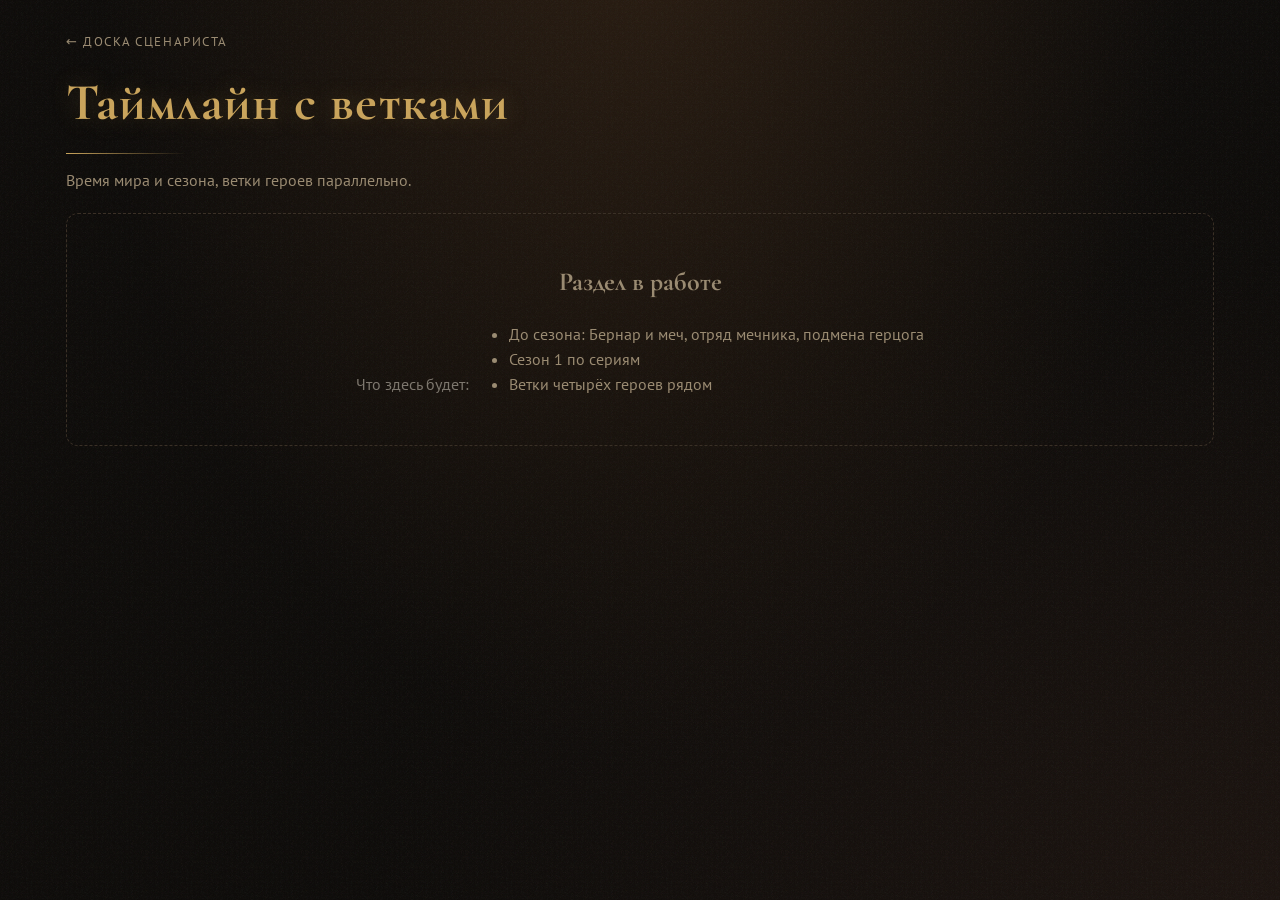
<file: docs/visual/timeline.html>
<!doctype html>
<html lang="ru">
<head>
<meta charset="utf-8">
<meta name="viewport" content="width=device-width, initial-scale=1">
<title>Таймлайн с ветками</title>
<link href="https://fonts.googleapis.com/css2?family=Cormorant+Garamond:wght@600;700&family=PT+Sans:wght@400;700&display=swap" rel="stylesheet">
<link rel="stylesheet" href="style.css">
</head>
<body>
<div class="wrap">
<nav><a href="index.html">← Доска сценариста</a></nav>
<h1>Таймлайн с ветками</h1>
<p class="lead">Время мира и сезона, ветки героев параллельно.</p>
<div class="empty"><b>Раздел в работе</b>Что здесь будет:<ul><li>До сезона: Бернар и меч, отряд мечника, подмена герцога</li><li>Сезон 1 по сериям</li><li>Ветки четырёх героев рядом</li></ul></div>
</div>
</body>
</html>
</file>
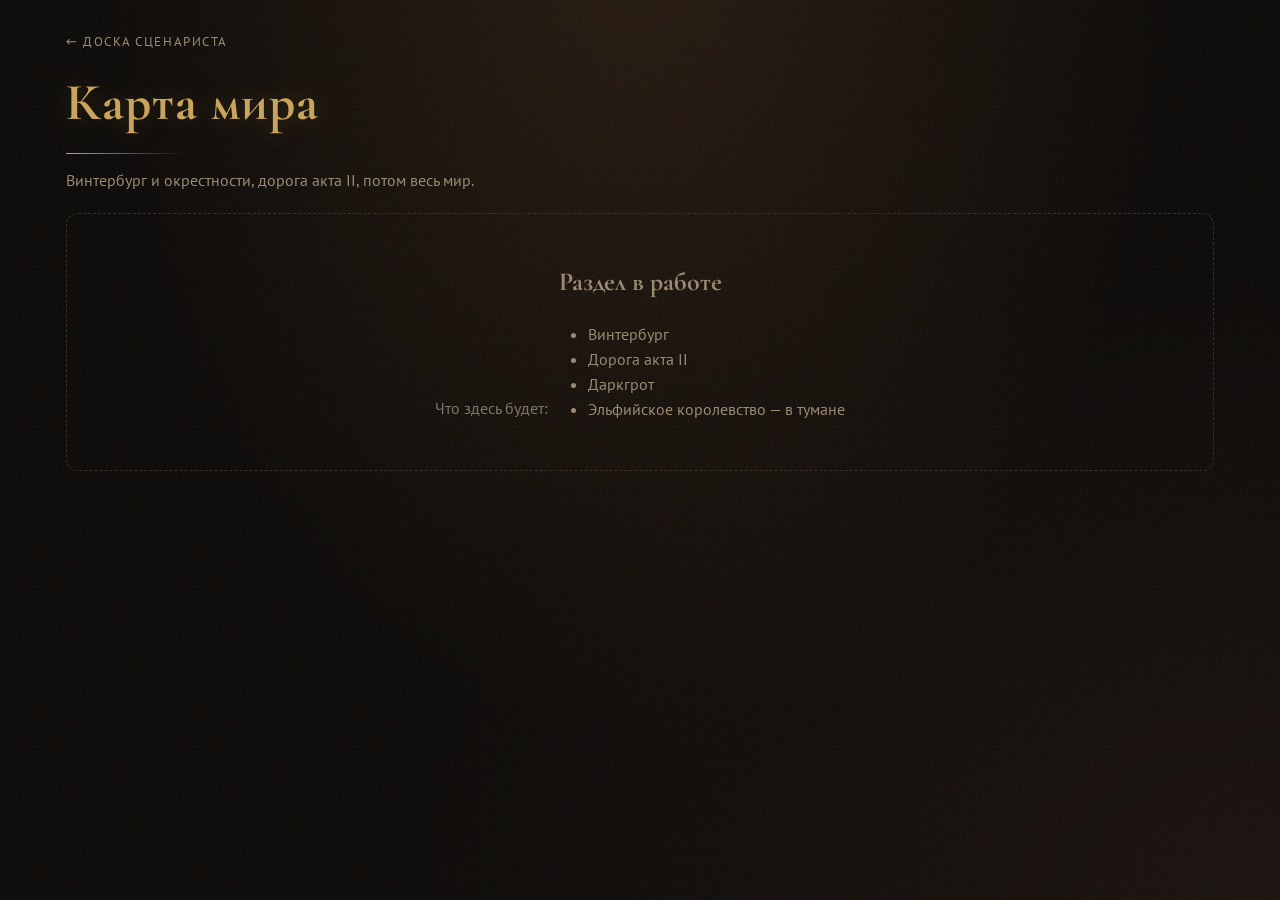
<file: docs/visual/world_map.html>
<!doctype html>
<html lang="ru">
<head>
<meta charset="utf-8">
<meta name="viewport" content="width=device-width, initial-scale=1">
<title>Карта мира</title>
<link href="https://fonts.googleapis.com/css2?family=Cormorant+Garamond:wght@600;700&family=PT+Sans:wght@400;700&display=swap" rel="stylesheet">
<link rel="stylesheet" href="style.css">
</head>
<body>
<div class="wrap">
<nav><a href="index.html">← Доска сценариста</a></nav>
<h1>Карта мира</h1>
<p class="lead">Винтербург и окрестности, дорога акта II, потом весь мир.</p>
<div class="empty"><b>Раздел в работе</b>Что здесь будет:<ul><li>Винтербург</li><li>Дорога акта II</li><li>Даркгрот</li><li>Эльфийское королевство — в тумане</li></ul></div>
</div>
</body>
</html>
</file>
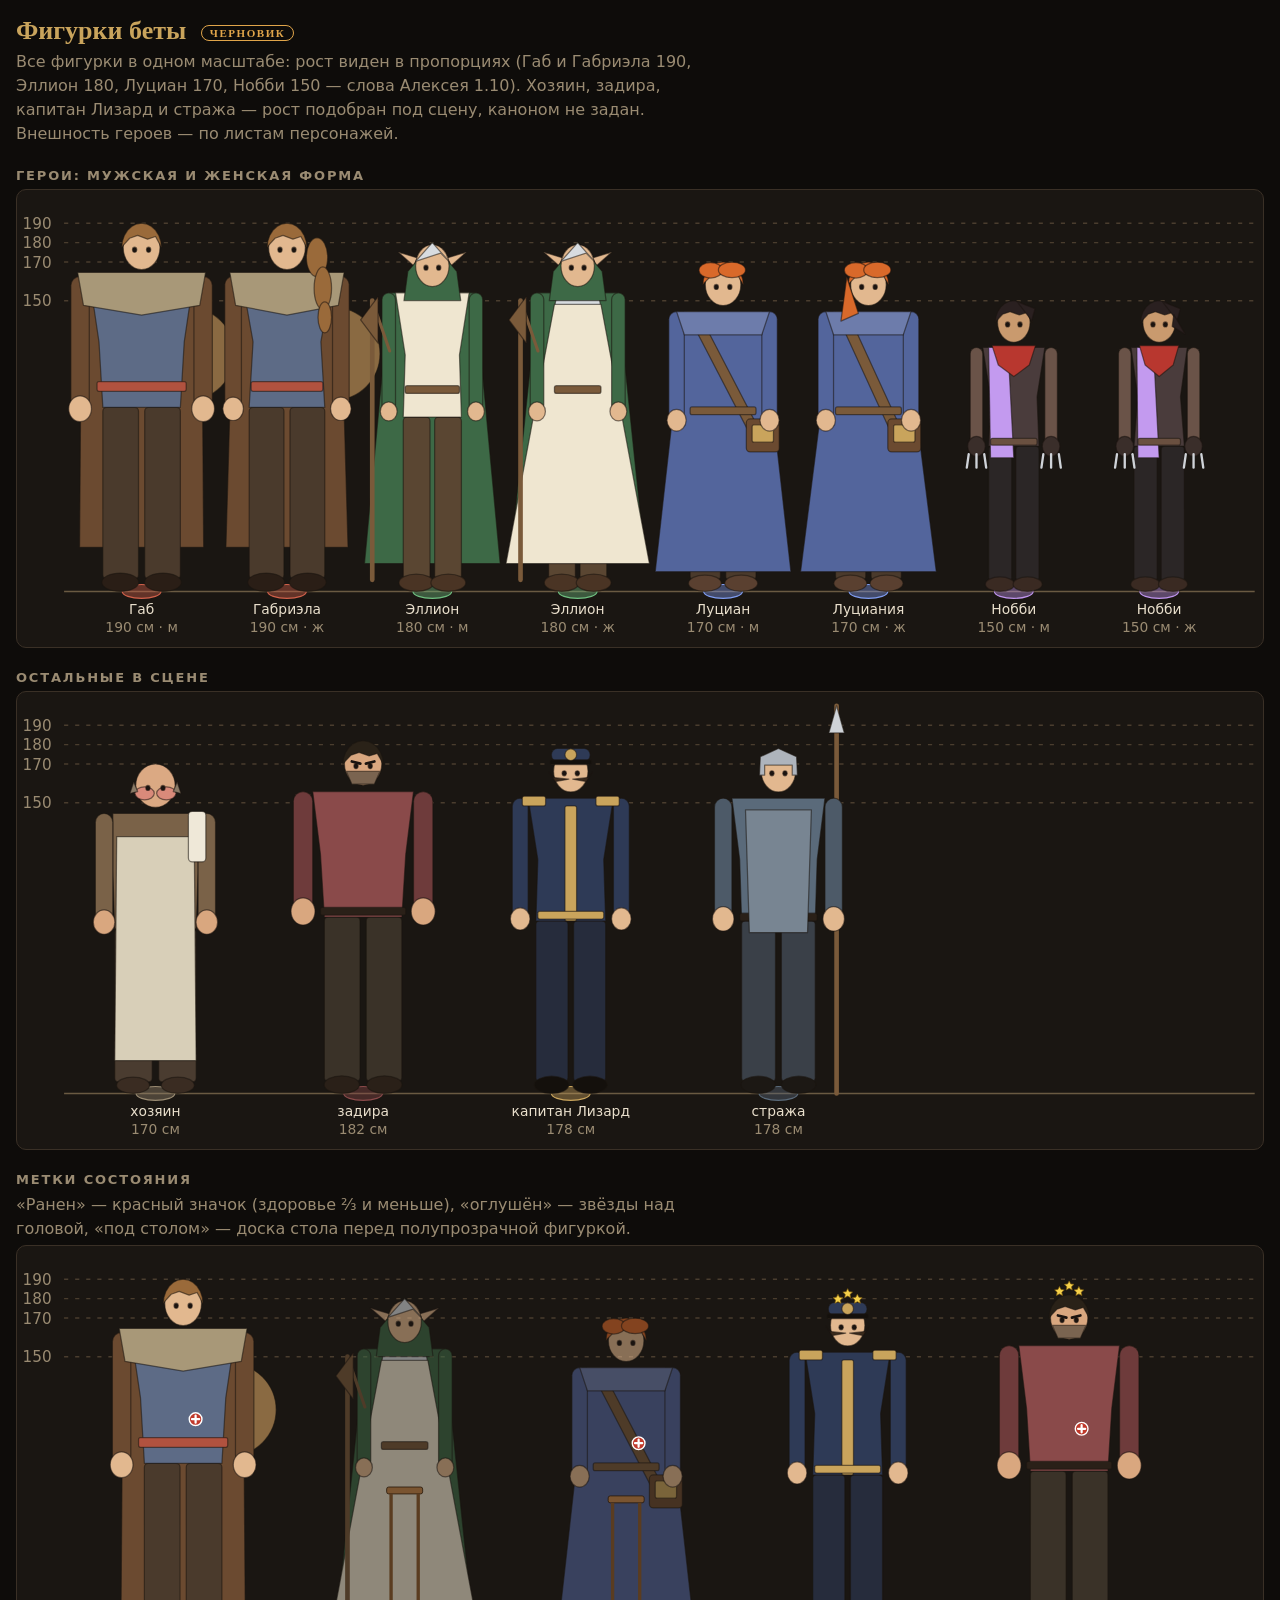
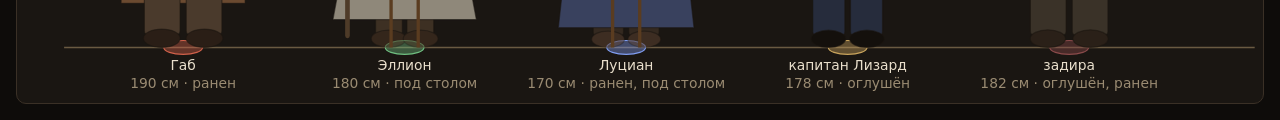
<file: docs/visual/beta/figures.html>
<!doctype html>
<html lang="ru">
<head>
<meta charset="utf-8">
<meta name="viewport" content="width=device-width, initial-scale=1">
<title>Фигурки беты — галерея</title>
<style>
:root{--bg:#0e0c0a;--card:#1a1612;--ink:#e9dfcc;--muted:#9a8b72;--line:#3a3026;--gold:#c9a45c;--draft:#e0a54a;color-scheme:dark}
*{box-sizing:border-box}
body{margin:0;padding:16px;background:var(--bg);color:var(--ink);font:16px/1.5 system-ui,sans-serif}
h1{font:700 26px Georgia,serif;color:var(--gold);margin:0 0 4px}
h2{font:700 13px system-ui;letter-spacing:.14em;text-transform:uppercase;color:var(--muted);margin:22px 0 6px}
p{color:var(--muted);max-width:70ch;margin:4px 0}
.tag{font-size:11px;letter-spacing:.14em;text-transform:uppercase;color:var(--draft);border:1px solid var(--draft);border-radius:999px;padding:1px 8px;margin-left:8px;vertical-align:middle}
.scroll{overflow-x:auto;border:1px solid var(--line);border-radius:10px;background:var(--card)}
svg{display:block;min-width:620px;width:100%;height:auto}
svg text{fill:var(--ink)}
svg .nm{font:10px system-ui}
</style>
</head>
<body>
<h1>Фигурки беты <span class="tag">черновик</span></h1>
<p>Все фигурки в одном масштабе: рост виден в пропорциях (Габ и Габриэла 190, Эллион 180, Луциан 170, Нобби 150 — слова Алексея 1.10). Хозяин, задира, капитан Лизард и стража — рост подобран под сцену, каноном не задан. Внешность героев — по листам персонажей.</p>
<h2>Герои: мужская и женская форма</h2>
<div class="scroll"><svg id="heroes" viewBox="0 0 900 330"></svg></div>
<h2>Остальные в сцене</h2>
<div class="scroll"><svg id="npc" viewBox="0 0 900 330"></svg></div>
<h2>Метки состояния</h2>
<p>«Ранен» — красный значок (здоровье ⅔ и меньше), «оглушён» — звёзды над головой, «под столом» — доска стола перед полупрозрачной фигуркой.</p>
<div class="scroll"><svg id="marks" viewBox="0 0 900 330"></svg></div>
<script src="grid.js"></script>
<script src="figures.js"></script>
<script>
(function () {
  var F = CS.Figs, K = 1.4, BASE = 290;
  function ruler(w) { return [150, 170, 180, 190].map(function (h) { var y = BASE - h * K; return '<line x1="34" x2="' + (w - 6) + '" y1="' + y + '" y2="' + y + '" stroke="#4a3d2e" stroke-dasharray="3 5"/><text x="4" y="' + (y + 4) + '" font-size="11" fill="#9a8b72" style="fill:#9a8b72">' + h + '</text>'; }).join('') + '<line x1="34" x2="' + (w - 6) + '" y1="' + BASE + '" y2="' + BASE + '" stroke="#6a5a42"/>'; }
  function cap(id, g, x, extra) { return '<text class="nm" x="' + x + '" y="' + (BASE + 16) + '" text-anchor="middle">' + F.LABEL[id].split(' / ')[g === 'f' && F.LABEL[id].indexOf(' / ') > 0 ? 1 : 0] + '</text><text class="nm" x="' + x + '" y="' + (BASE + 29) + '" text-anchor="middle" style="fill:#9a8b72">' + F.HEIGHT[id] + ' см' + (extra || '') + '</text>'; }
  var s = ruler(900), x = 90;
  ['gab', 'elf', 'mage', 'nobby'].forEach(function (id) { ['m', 'f'].forEach(function (g) { s += F.svg(id, { x: x, y: BASE, k: K, g: g, uid: id + '-' + g }) + cap(id, g, x, ' · ' + (g === 'm' ? 'м' : 'ж')); x += 105; }); });
  document.getElementById('heroes').innerHTML = s;
  s = ruler(900); x = 100;
  ['host', 'rowdy', 'lizard', 'guard'].forEach(function (id) { s += F.svg(id, { x: x, y: BASE, k: K, uid: id }) + cap(id, 'm', x); x += 150; });
  document.getElementById('npc').innerHTML = s;
  s = ruler(900); x = 120;
  [['gab', ['wound']], ['elf', ['hide']], ['mage', ['wound', 'hide']], ['lizard', ['stun']], ['rowdy', ['stun', 'wound']]].forEach(function (a, i) {
    s += F.svg(a[0], { x: x, y: BASE, k: K, g: a[0] === 'elf' ? 'f' : 'm', marks: a[1], uid: 'm' + i }) + cap(a[0], 'm', x, ' · ' + a[1].map(function (m) { return { wound: 'ранен', hide: 'под столом', stun: 'оглушён' }[m]; }).join(', ')); x += 160;
  });
  document.getElementById('marks').innerHTML = s;
})();
</script>
</body>
</html>
</file>
<file: docs/visual/style.css>
:root{
  --bg:#0e0c0a; --card:#1a1612; --card2:#221c16; --ink:#e9dfcc; --muted:#9a8b72; --line:#3a3026;
  --gold:#c9a45c; --tag:#2a221a; --draft:#e0a54a; --gap:#7d776e;
  --sword:#d0604a; --bow:#6fbf80; --mage:#7f9cf0; --thief:#c095ee;
  color-scheme:dark;
}
*{box-sizing:border-box}
body{margin:0;color:var(--ink);font:16px/1.55 "PT Sans",system-ui,sans-serif;
  background:radial-gradient(ellipse at 50% -10%,#2a1d12 0%,transparent 60%),
             radial-gradient(ellipse at 100% 100%,#1c1410 0%,transparent 50%),var(--bg);
  background-attachment:fixed;min-height:100vh}
body::before{content:"";position:fixed;inset:0;pointer-events:none;opacity:.07;
  background-image:url("data:image/svg+xml,%3Csvg xmlns='http://www.w3.org/2000/svg' width='160' height='160'%3E%3Cfilter id='n'%3E%3CfeTurbulence baseFrequency='.8' numOctaves='3'/%3E%3C/filter%3E%3Crect width='100%25' height='100%25' filter='url(%23n)'/%3E%3C/svg%3E")}
.wrap{position:relative;max-width:1180px;margin:0 auto;padding:28px 16px 56px}
nav a{color:var(--muted);text-decoration:none;font-size:13px;letter-spacing:.12em;text-transform:uppercase}
nav a:hover{color:var(--gold)}
h1{font-family:"Cormorant Garamond",serif;font-size:52px;margin:10px 0 4px;color:var(--gold);
  letter-spacing:.02em;text-shadow:0 0 24px rgba(201,164,92,.25)}
h1::after{content:"";display:block;width:120px;height:1px;margin-top:10px;background:linear-gradient(90deg,var(--gold),transparent)}
.lead{color:var(--muted);margin:14px 0 20px;max-width:760px}
.legend{display:flex;flex-wrap:wrap;gap:14px;font-size:13px;color:var(--muted);margin-bottom:26px}
.ok{color:var(--ink)} .dr{color:var(--draft)} .gp{color:var(--gap);font-style:italic}
.grid{display:grid;grid-template-columns:repeat(auto-fit,minmax(260px,1fr));gap:22px}
.card{position:relative;background:linear-gradient(180deg,var(--card2),var(--card));border:1px solid var(--line);
  border-radius:12px;overflow:hidden;display:flex;flex-direction:column;
  box-shadow:0 10px 30px rgba(0,0,0,.5),inset 0 1px 0 rgba(255,255,255,.03);transition:transform .2s,box-shadow .2s,border-color .2s}
.card:hover{transform:translateY(-3px);border-color:color-mix(in srgb,var(--c) 50%,var(--line));
  box-shadow:0 14px 40px rgba(0,0,0,.6),0 0 30px color-mix(in srgb,var(--c) 18%,transparent)}
.card::before{content:"";position:absolute;inset:0 0 auto;height:3px;background:linear-gradient(90deg,transparent,var(--c),transparent)}
.portrait{aspect-ratio:3/4;display:flex;flex-direction:column;align-items:center;justify-content:center;gap:8px;
  color:var(--muted);font-size:12px;letter-spacing:.14em;text-transform:uppercase;
  background:radial-gradient(circle at 50% 40%,color-mix(in srgb,var(--c) 22%,transparent),transparent 65%),#120f0c;
  border-bottom:1px solid var(--line)}
.portrait svg{width:45%;fill:#0a0806;stroke:color-mix(in srgb,var(--c) 45%,transparent);stroke-width:1;
  filter:drop-shadow(0 0 12px color-mix(in srgb,var(--c) 30%,transparent))}
.portrait img{width:100%;height:100%;object-fit:cover;object-position:top}
.body{padding:16px 18px 20px}
.role{color:var(--c);font-weight:700;text-transform:uppercase;letter-spacing:.14em;font-size:11px}
h2{font-family:"Cormorant Garamond",serif;font-size:30px;margin:2px 0 4px;line-height:1.1}
.names{font-size:13px;color:var(--muted);margin-bottom:12px}
dl{margin:0} dt{font-size:11px;text-transform:uppercase;letter-spacing:.12em;color:var(--gold);opacity:.75;margin-top:12px}
dd{margin:3px 0 0;font-size:15px}
.chips{display:flex;gap:6px;flex-wrap:wrap}
.chip{border:1px solid color-mix(in srgb,var(--c) 45%,var(--line));color:var(--c);border-radius:999px;padding:1px 10px;font-size:13px}
.arrow{font-weight:700;color:var(--c)}
.ring{margin-top:30px;background:var(--card);border:1px solid var(--line);border-radius:12px;padding:18px 20px}
.ring h3{margin:0 0 8px;font-family:"Cormorant Garamond",serif;font-size:26px;color:var(--gold)}
.ring p{margin:0;font-size:15px}

.tiles{display:grid;grid-template-columns:repeat(auto-fit,minmax(240px,1fr));gap:18px}
a.tile{--c:var(--gold);display:block;text-decoration:none;color:var(--ink);padding:20px}
a.tile .ico{font-size:30px;line-height:1;margin-bottom:10px;color:var(--c)}
a.tile h2{font-size:26px}
a.tile p{margin:4px 0 0;color:var(--muted);font-size:14px}
.status{display:inline-block;margin-top:12px;font-size:11px;letter-spacing:.12em;text-transform:uppercase;color:var(--gap)}
.status.on{color:var(--bow)}
.empty{margin-top:10px;border:1px dashed var(--line);border-radius:12px;padding:48px 20px;text-align:center;color:var(--gap)}
.empty b{display:block;font-family:"Cormorant Garamond",serif;font-size:26px;color:var(--muted);margin-bottom:6px}
.empty ul{text-align:left;display:inline-block;margin:14px 0 0;color:var(--muted)}

/* content pages: locations, dungeons, bestiary, secondary characters */
:root{--foe:#8fa9b4}
.lead a,.body a,.sec-lead a,.note a,.mention a{color:var(--gold)}
.sec{font-family:"Cormorant Garamond",serif;font-size:36px;line-height:1.1;color:var(--gold);margin:46px 0 6px}
.sec-lead{color:var(--muted);margin:0 0 18px;max-width:780px;font-size:15px}
.sub{font-family:"Cormorant Garamond",serif;font-size:26px;color:var(--gold);margin:30px 0 8px}
.grid.wide{grid-template-columns:repeat(auto-fit,minmax(min(100%,320px),1fr))}
.card.plain:hover{transform:none}
.status.wip{color:var(--draft)}
.scheme{margin:0 0 24px;background:linear-gradient(180deg,var(--card2),var(--card));border:1px solid var(--line);
  border-radius:12px;padding:16px 18px 14px}
.scheme h3{margin:0;font-family:"Cormorant Garamond",serif;font-size:26px;color:var(--gold)}
.scheme .note{font-size:13px;color:var(--muted);margin:6px 0 0}
.scroll{overflow-x:auto;margin:10px -4px 0;padding:0 4px}
.scroll svg{display:block;width:100%;height:auto}
.split{display:flex;flex-wrap:wrap;gap:8px 26px;align-items:flex-start}
.split>.scroll{flex:1 1 540px}
.split>ol{flex:1 1 300px}
.steps{margin:12px 0 0;padding-left:22px;font-size:15px}
.steps li{margin:5px 0}
.dnd{margin-top:14px;border-top:1px dashed var(--line);padding-top:10px;font-size:14px;color:var(--muted)}
.dnd b{color:var(--ink);font-weight:700}
.stat{display:flex;flex-wrap:wrap;gap:6px;margin-top:8px}
.stat span{background:var(--tag);border:1px solid var(--line);border-radius:6px;padding:1px 8px;font-size:12px;color:var(--ink)}
.mention{margin:0;padding-left:20px;font-size:15px}
.mention li{margin:5px 0}
q{quotes:"«" "»"}

/* inline svg schemes */
.sv text{font-family:"PT Sans",system-ui,sans-serif;fill:var(--ink);font-size:14px}
.sv .h{font-size:17px;font-weight:700}
.sv .s{font-size:12.5px;fill:var(--muted)}
.sv .k{font-size:11px;font-weight:700;letter-spacing:.12em;fill:var(--c,var(--gold))}
.sv .dr{fill:var(--draft)}
.sv .gp{fill:var(--gap);font-style:italic}
.sv .box{fill:#17130f;stroke:var(--line);stroke-width:1.5}
.sv .acc{fill:var(--c,var(--gold))}
.sv .ln{fill:none;stroke:var(--muted);stroke-width:1.6}
.sv .ln.dash{stroke-dasharray:6 5}
.sv .ln.gold{stroke:var(--gold)}
.sv .wall{fill:none;stroke:var(--gold);stroke-width:4;opacity:.65}
.sv .cell{stroke:var(--line);stroke-width:.6;opacity:.6}
.sv .obj{fill:#241d16;stroke:var(--muted);stroke-width:1.2}
.sv .hid{fill:none;stroke:var(--draft);stroke-width:1.4;stroke-dasharray:4 3}
.sv .num circle{fill:var(--gold)}
.sv .num text{fill:#1a1612;font-weight:700;font-size:13px;text-anchor:middle}
.sv .arrowhead{fill:var(--muted)}
</file>
